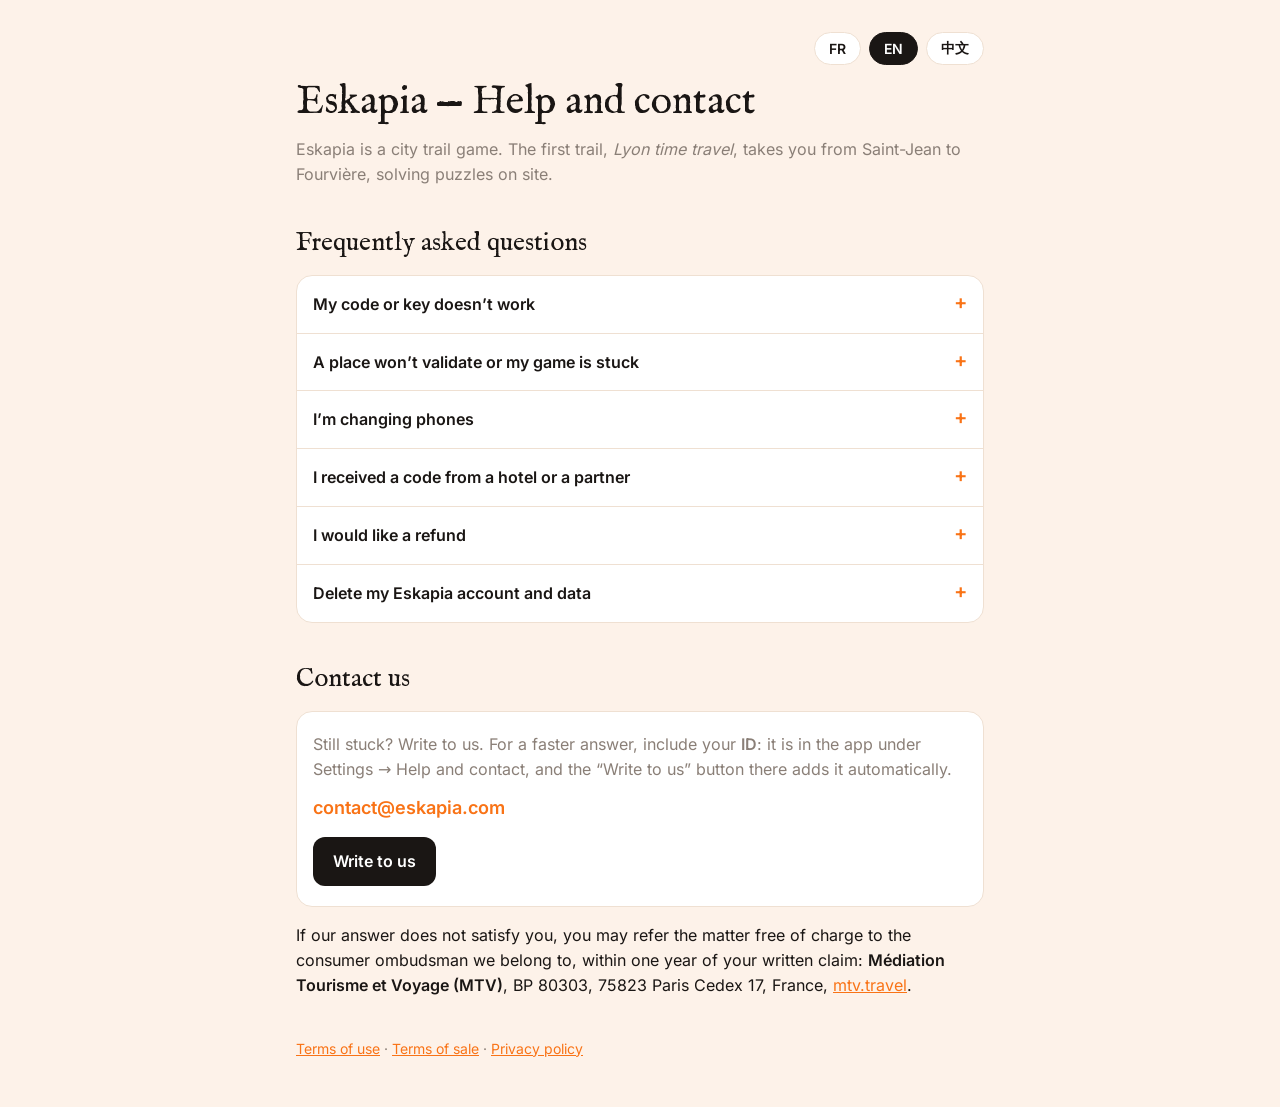
<file: index.html>
<!doctype html>
<html lang="fr">
<head>
<meta charset="utf-8">
<meta name="viewport" content="width=device-width, initial-scale=1">
<title>Eskapia — Aide et contact</title>
<link rel="stylesheet" href="polices/polices.css">
<style>
  :root {
    --fond: #FDF2E9; --surface: #FFFFFF; --attenue: #F7E6D5; --texte: #1A1614;
    --secondaire: #8A7F77; --accent: #F97316; --accent-doux: #FEE9D6; --bordure: #EFE0D2;
  }
  * { box-sizing: border-box; }
  body { margin: 0; background: var(--fond); color: var(--texte);
    font: 16px/1.55 Inter, system-ui, sans-serif; }
  main { max-width: 720px; margin: 0 auto; padding: 32px 16px 48px; }
  h1, h2 { font-family: "IM Fell English", Georgia, serif; font-weight: 400; margin: 0; }
  h1 { font-size: 40px; line-height: 1.1; }
  h2 { font-size: 26px; margin: 36px 0 12px; }
  .intro { color: var(--secondaire); margin: 12px 0 0; }
  .langues { display: flex; gap: 8px; justify-content: flex-end; margin-bottom: 16px; }
  .langues button { font: 600 14px Inter, sans-serif; padding: 6px 14px; border-radius: 999px;
    border: 1px solid var(--bordure); background: var(--surface); color: var(--texte); cursor: pointer; }
  .langues button[aria-pressed="true"] { background: var(--texte); color: #fff; border-color: var(--texte); }
  .groupe { background: var(--surface); border: 1px solid var(--bordure); border-radius: 16px; overflow: hidden; }
  details + details { border-top: 1px solid var(--bordure); }
  summary { list-style: none; cursor: pointer; padding: 16px; font-weight: 600;
    display: flex; justify-content: space-between; gap: 12px; }
  summary::-webkit-details-marker { display: none; }
  summary::after { content: "+"; color: var(--accent); font-weight: 700; font-size: 20px; line-height: 1; }
  details[open] summary::after { content: "−"; }
  details p { margin: 0; padding: 0 16px 16px; color: var(--secondaire); }
  .contact { padding: 20px 16px; }
  .contact p { margin: 0 0 12px; color: var(--secondaire); }
  .email { display: inline-block; font-weight: 600; color: var(--accent); font-size: 18px;
    text-decoration: none; word-break: break-all; }
  .bouton { display: inline-block; margin-top: 16px; background: var(--texte); color: #fff;
    padding: 12px 20px; border-radius: 12px; text-decoration: none; font-weight: 600; }
  a { color: var(--accent); }
  footer { margin-top: 40px; color: var(--secondaire); font-size: 14px; }
  [data-lang] { display: none; }
  html[lang="fr"] [data-lang="fr"], html[lang="en"] [data-lang="en"], html[lang="zh"] [data-lang="zh"] { display: revert; }
  [lang="zh-Hans"] h1, [lang="zh-Hans"] h2 { font-family: "Noto Serif SC", "Songti SC", "SimSun", serif; }
</style>
</head>
<body>
<main>
  <div class="langues" role="group" aria-label="Langue / Language">
    <button type="button" data-choix="fr">FR</button>
    <button type="button" data-choix="en">EN</button>
    <button type="button" data-choix="zh">中文</button>
  </div>

  <!-- ===================== FRANÇAIS ===================== -->
  <section data-lang="fr">
    <h1>Eskapia — Aide et contact</h1>
    <p class="intro">Eskapia est un jeu de piste dans la ville. Le premier parcours,
      <em>Lyon time travel</em>, vous mène de Saint-Jean à Fourvière en résolvant des énigmes sur place.</p>

    <h2>Questions fréquentes</h2>
    <div class="groupe">
      <details>
        <summary>Mon code ou ma clé ne fonctionne pas</summary>
        <p>Un code ne sert qu’une seule fois. Vérifiez la saisie, sans espace. Si un code ou une clé
          que vous avez payés est refusé, écrivez-nous en indiquant votre identifiant : après vérification,
          nous vous envoyons un nouveau code. Une clé achetée arrive en général en quelques secondes ; si elle
          n’apparaît pas au bout de quelques minutes, écrivez-nous avec votre identifiant.</p>
      </details>
      <details>
        <summary>Un lieu ne se valide pas ou ma partie est bloquée</summary>
        <p>Vérifiez que la localisation est autorisée pour Eskapia et que vous êtes bien sur place.
          Chaque lieu à énigme demande au moins 5 minutes, et une partie se joue en 24 heures au plus.
          Si le blocage continue, écrivez-nous en précisant le lieu.</p>
      </details>
      <details>
        <summary>Je change de téléphone</summary>
        <p>Avant de changer, liez votre compte à Google ou à une adresse e-mail dans Réglages → Compte.
          Sur le nouveau téléphone, touchez « Retrouver ou changer de compte » : votre progression,
          vos médailles et vos clés vous suivent.</p>
      </details>
      <details>
        <summary>J’ai reçu un code d’un hôtel ou d’un partenaire</summary>
        <p>Il s’utilise comme n’importe quel code : dans l’application, à l’écran de déverrouillage.
          Il ne sert qu’une seule fois et ouvre le parcours pour un seul compte. Le prix, la facture
          et l’éventuel remboursement de ce code relèvent du commerçant qui vous l’a vendu ou remis,
          et non de nous : adressez-lui vos demandes à ce sujet. En revanche, si le code ne fonctionne
          pas à l’activation, écrivez-nous : nous le remplaçons gratuitement.</p>
      </details>
      <details>
        <summary>Je souhaite être remboursé</summary>
        <p>Les achats passent par l’App Store ou Google Play, qui traitent eux-mêmes les remboursements.
          Faites la demande depuis votre compte
          <a href="https://reportaproblem.apple.com" target="_blank" rel="noopener">Apple</a> ou
          <a href="https://play.google.com/store/account/orderhistory" target="_blank" rel="noopener">Google Play</a>.
          Une clé déjà utilisée pour débloquer un parcours n’est pas remboursable. En achetant, vous demandez à recevoir la clé
          immédiatement et renoncez à votre droit de rétractation ; la confirmation vous est envoyée par e-mail si votre compte est lié à une adresse
          (e-mail, Google ou Apple). Sans adresse liée, ou si vous ne l’avez pas reçue, vous gardez 14 jours pour vous rétracter :
          écrivez-nous. Le reçu d’Apple ou de Google fait preuve de l’achat.</p>
      </details>
      <details id="supprimer-compte" data-ancre="supprimer-compte">
        <summary>Supprimer mon compte Eskapia et mes données</summary>
        <p>Dans l’application : Réglages → Compte → « Supprimer mon compte », puis confirmez deux fois.
          Votre compte et vos données sont effacés immédiatement et définitivement. Si vous n’avez plus
          accès à l’application, écrivez-nous en indiquant votre identifiant (ou l’adresse e-mail liée
          au compte) : nous supprimons le compte sous 30 jours.</p>
        <p><strong>Effacés</strong> : profil, pseudo, photo, phrase, progression, parties, temps,
          médailles, clés non utilisées, identités Google, Apple ou e-mail rattachées, et votre fiche
          client chez RevenueCat. <strong>Conservés</strong>, sans lien avec vous : le montant, la devise
          et la date de chaque achat (10 ans, obligation comptable) et l’état « utilisé » des codes de
          déblocage. Les messages au support sont gardés 3 ans après le dernier échange, les journaux
          techniques 12 mois au plus. Apple et Google gardent leurs propres reçus d’achat. Détails :
          <a href="confidentialite.html">politique de confidentialité</a>.</p>
      </details>
    </div>

    <h2>Nous contacter</h2>
    <div class="groupe contact">
      <p>Toujours bloqué ? Écrivez-nous. Pour une réponse plus rapide, indiquez votre
        <strong>identifiant</strong> : il se trouve dans l’application, Réglages → Aide et contact,
        et le bouton « Nous écrire » de cet écran le joint automatiquement.</p>
      <a class="email" href="mailto:contact@eskapia.com" target="_blank" rel="noopener">contact@eskapia.com</a><br>
      <a class="bouton" href="mailto:contact@eskapia.com?subject=Eskapia%20%E2%80%94%20demande%20d%E2%80%99aide" target="_blank" rel="noopener">Nous écrire</a>
    </div>

      <p class="mediateur">Si notre réponse ne vous satisfait pas, vous pouvez saisir gratuitement le
        médiateur de la consommation dont nous relevons, dans l’année suivant votre réclamation écrite :
        <strong>Médiation Tourisme et Voyage (MTV)</strong>, BP 80303, 75823 Paris Cedex 17,
        <a href="https://www.mtv.travel" target="_blank" rel="noopener">mtv.travel</a>.</p>
    <footer><a href="cgu.html">Conditions d’utilisation</a> · <a href="cgv.html">Conditions de vente</a> · <a href="confidentialite.html">Politique de confidentialité</a></footer>
  </section>

  <!-- ===================== ENGLISH ===================== -->
  <section data-lang="en">
    <h1>Eskapia — Help and contact</h1>
    <p class="intro">Eskapia is a city trail game. The first trail, <em>Lyon time travel</em>,
      takes you from Saint-Jean to Fourvière, solving puzzles on site.</p>

    <h2>Frequently asked questions</h2>
    <div class="groupe">
      <details>
        <summary>My code or key doesn’t work</summary>
        <p>A code can only be used once. Check what you typed, without spaces. If a code or key you
          paid for is refused, write to us with your ID: once we have checked, we will send you a new code.
          A purchased key usually arrives within seconds; if it has not appeared after a few minutes, write to us
          with your ID.</p>
      </details>
      <details>
        <summary>A place won’t validate or my game is stuck</summary>
        <p>Check that location is allowed for Eskapia and that you are actually on site. Each puzzle
          place takes at least 5 minutes, and a game must be played within 24 hours. If you are still
          stuck, write to us and tell us which place.</p>
      </details>
      <details>
        <summary>I’m changing phones</summary>
        <p>Before you switch, link your account to Google or an e-mail address in Settings → Account.
          On the new phone, tap “Recover or switch account”: your progress, medals and keys come with you.</p>
      </details>
      <details>
        <summary>I received a code from a hotel or a partner</summary>
        <p>It works like any other code: in the app, on the unlock screen. It can be used only once
          and opens the trail for a single account. The price, the invoice and any refund for that code
          are matters for the business that sold or gave it to you, not for us: send those requests to
          them. If, however, the code does not work on activation, write to us: we replace it free of
          charge.</p>
      </details>
      <details>
        <summary>I would like a refund</summary>
        <p>Purchases go through the App Store or Google Play, which handle refunds themselves. Request one
          from your <a href="https://reportaproblem.apple.com" target="_blank" rel="noopener">Apple</a> or
          <a href="https://play.google.com/store/account/orderhistory" target="_blank" rel="noopener">Google Play</a> account.
          A key already used to unlock a trail is not refundable. When buying, you ask to receive the key immediately and waive
          your right of withdrawal; the confirmation is sent to you by e-mail if your account is linked to an address (e-mail,
          Google or Apple). With no linked address, or if you did not receive it, you keep 14 days to withdraw: write to us.
          The Apple or Google receipt is proof of purchase.</p>
      </details>
      <details data-ancre="supprimer-compte">
        <summary>Delete my Eskapia account and data</summary>
        <p>In the app: Settings → Account → “Delete my account”, then confirm twice. Your account and data
          are erased immediately and permanently. If you no longer have access to the app, write to us with
          your ID (or the e-mail address linked to the account): we will delete the account within 30 days.</p>
        <p><strong>Erased</strong>: profile, nickname, photo, motto, progress, games, times, medals, unused
          keys, linked Google, Apple or e-mail identities, and your customer record at RevenueCat.
          <strong>Kept</strong>, with no link to you: the amount, currency and date of each purchase
          (10 years, accounting obligation) and the “used” status of unlock codes. Support messages are
          kept 3 years after the last exchange, technical logs 12 months at most. Apple and Google keep
          their own purchase receipts. Details: <a href="confidentialite.html">privacy policy</a>.</p>
      </details>
    </div>

    <h2>Contact us</h2>
    <div class="groupe contact">
      <p>Still stuck? Write to us. For a faster answer, include your <strong>ID</strong>: it is in the app
        under Settings → Help and contact, and the “Write to us” button there adds it automatically.</p>
      <a class="email" href="mailto:contact@eskapia.com" target="_blank" rel="noopener">contact@eskapia.com</a><br>
      <a class="bouton" href="mailto:contact@eskapia.com?subject=Eskapia%20%E2%80%94%20help%20request" target="_blank" rel="noopener">Write to us</a>
    </div>

      <p class="mediateur">If our answer does not satisfy you, you may refer the matter free of charge to
        the consumer ombudsman we belong to, within one year of your written claim:
        <strong>Médiation Tourisme et Voyage (MTV)</strong>, BP 80303, 75823 Paris Cedex 17, France,
        <a href="https://www.mtv.travel" target="_blank" rel="noopener">mtv.travel</a>.</p>
    <footer><a href="cgu.html">Terms of use</a> · <a href="cgv.html">Terms of sale</a> · <a href="confidentialite.html">Privacy policy</a></footer>
  </section>

  <!-- ===================== 中文 ===================== -->
  <section data-lang="zh" lang="zh-Hans">
    <h1>Eskapia — 帮助与联系</h1>
    <p class="intro">Eskapia 是一款城市寻宝解谜游戏。第一条路线 <em>Lyon time travel</em>
      将带你从圣让老城走到富维耶山，在现场解开一道道谜题。</p>

    <h2>常见问题</h2>
    <div class="groupe">
      <details>
        <summary>我的兑换码或钥匙无法使用</summary>
        <p>每个兑换码只能使用一次。请检查输入，不要有空格。如果你付费购买的兑换码或钥匙被拒绝，
          请附上你的识别码给我们写信：核实后我们会发给你一个新的兑换码。购买的钥匙通常几秒内到账；
          如果几分钟后仍未出现，请附上你的识别码给我们写信。</p>
      </details>
      <details>
        <summary>某个地点无法验证，或游戏卡住了</summary>
        <p>请确认已允许 Eskapia 使用定位，并且你确实在现场。每个谜题地点至少需要 5 分钟，
          一局游戏最长 24 小时。如果仍然卡住，请写信告诉我们是哪个地点。</p>
      </details>
      <details>
        <summary>我要更换手机</summary>
        <p>更换之前，请在“设置 → 账户”中将账户关联到 Google 或电子邮箱。在新手机上点击
          “找回或切换账号”：你的进度、奖章和钥匙都会保留。</p>
      </details>
      <details>
        <summary>我从酒店或合作伙伴处收到了一个解锁码</summary>
        <p>它与其他解锁码的使用方式相同：在应用的解锁页面输入。该码仅可使用一次，且只为一个账户开启路线。
          该码的价格、发票及可能的退款，均由向你出售或赠予该码的商家负责，而非由我们负责：相关请求请向其提出。
          但如果该码在激活时无法使用，请写信给我们：我们将免费为你更换。</p>
      </details>
      <details>
        <summary>我想退款</summary>
        <p>购买通过 App Store 或 Google Play 完成，退款由它们直接处理。请在你的
          <a href="https://reportaproblem.apple.com" target="_blank" rel="noopener">Apple</a> 或
          <a href="https://play.google.com/store/account/orderhistory" target="_blank" rel="noopener">Google Play</a>
          账户中申请。已用于解锁路线的钥匙不可退款。 购买时，你要求立即获得钥匙并放弃撤回权；若账户已关联地址（电子邮箱、Google 或 Apple），购买确认将通过电子邮件发送给你。
          若未关联地址或未收到确认，你仍享有 14 日的撤回期：请写信给我们。Apple 或 Google 的收据即为购买凭证。</p>
      </details>
      <details data-ancre="supprimer-compte">
        <summary>删除我的 Eskapia 账户和数据</summary>
        <p>在应用中：设置 → 账户 → “删除我的账户”，然后确认两次。你的账户和数据会立即被永久删除。
          如果你已无法使用应用，请附上你的识别码（或账户关联的邮箱）给我们写信：我们会在 30 天内删除该账户。</p>
        <p><strong>删除</strong>：个人资料、昵称、照片、宣言、进度、游戏记录、用时、奖章、未使用的钥匙、
          关联的 Google、Apple 或邮箱身份，以及你在 RevenueCat 的客户记录。<strong>保留</strong>（与你无关联）：
          每笔购买的金额、币种和日期（保存 10 年，会计义务）以及解锁码的“已使用”状态。客服邮件在最后一次往来后保存 3 年，
          技术日志最多保存 12 个月。Apple 和 Google 各自保留其购买收据。详情见<a href="confidentialite.html">隐私政策</a>。</p>
      </details>
    </div>

    <h2>联系我们</h2>
    <div class="groupe contact">
      <p>仍然无法解决？请给我们写信。为了更快得到回复，请注明你的<strong>识别码</strong>：
        它位于应用的“设置 → 帮助与联系”中，该页面的“给我们写信”按钮会自动附上它。</p>
      <a class="email" href="mailto:contact@eskapia.com" target="_blank" rel="noopener">contact@eskapia.com</a><br>
      <a class="bouton" href="mailto:contact@eskapia.com?subject=Eskapia%20%E2%80%94%20%E6%B1%82%E5%8A%A9" target="_blank" rel="noopener">给我们写信</a>
    </div>

      <p class="mediateur">如果我们的答复未能令你满意，你可在提出书面申诉后一年内，免费向我们所属的消费调解机构提出：
        <strong>Médiation Tourisme et Voyage（MTV）</strong>，BP 80303, 75823 Paris Cedex 17, France，
        <a href="https://www.mtv.travel" target="_blank" rel="noopener">mtv.travel</a>。</p>
    <footer><a href="cgu.html">使用条款</a> · <a href="cgv.html">销售条款</a> · <a href="confidentialite.html">隐私政策</a></footer>
  </section>
</main>
<script>
  (function () {
    var racine = document.documentElement;
    function choisir(langue) {
      racine.lang = langue;
      document.querySelectorAll('[data-choix]').forEach(function (b) {
        b.setAttribute('aria-pressed', String(b.getAttribute('data-choix') === langue));
      });
    }
    document.querySelectorAll('[data-choix]').forEach(function (b) {
      b.addEventListener('click', function () { choisir(b.getAttribute('data-choix')); });
    });
    var nav = (navigator.language || 'fr').toLowerCase();
    choisir(nav.indexOf('fr') === 0 ? 'fr' : nav.indexOf('zh') === 0 ? 'zh' : 'en');
    // Lien direct (#supprimer-compte, demandé par Google Play) : ouvre la rubrique dans la langue affichée.
    if (location.hash.length > 1) {
      var cible = document.querySelector('[data-lang="' + racine.lang + '"] [data-ancre="' + location.hash.slice(1) + '"]');
      if (cible) { cible.open = true; cible.scrollIntoView(); }
    }
  })();
</script>
</body>
</html>
</file>
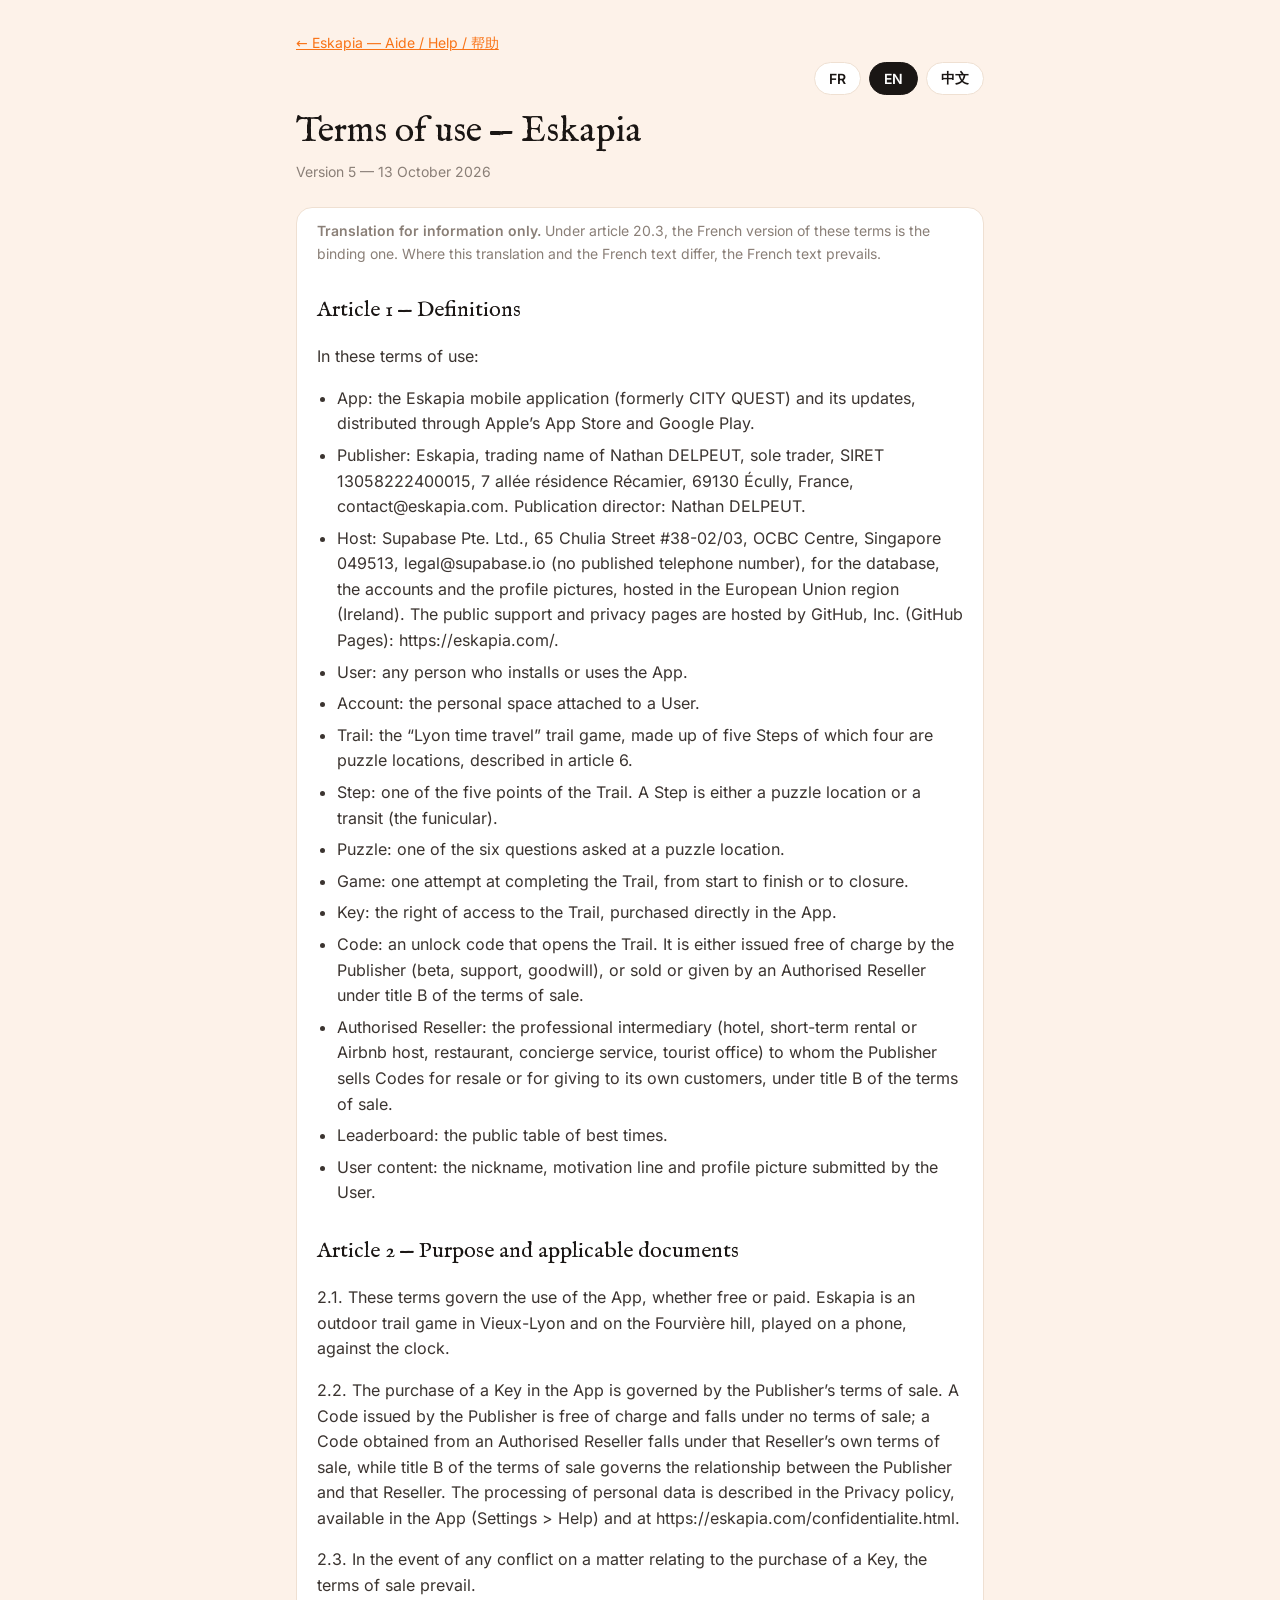
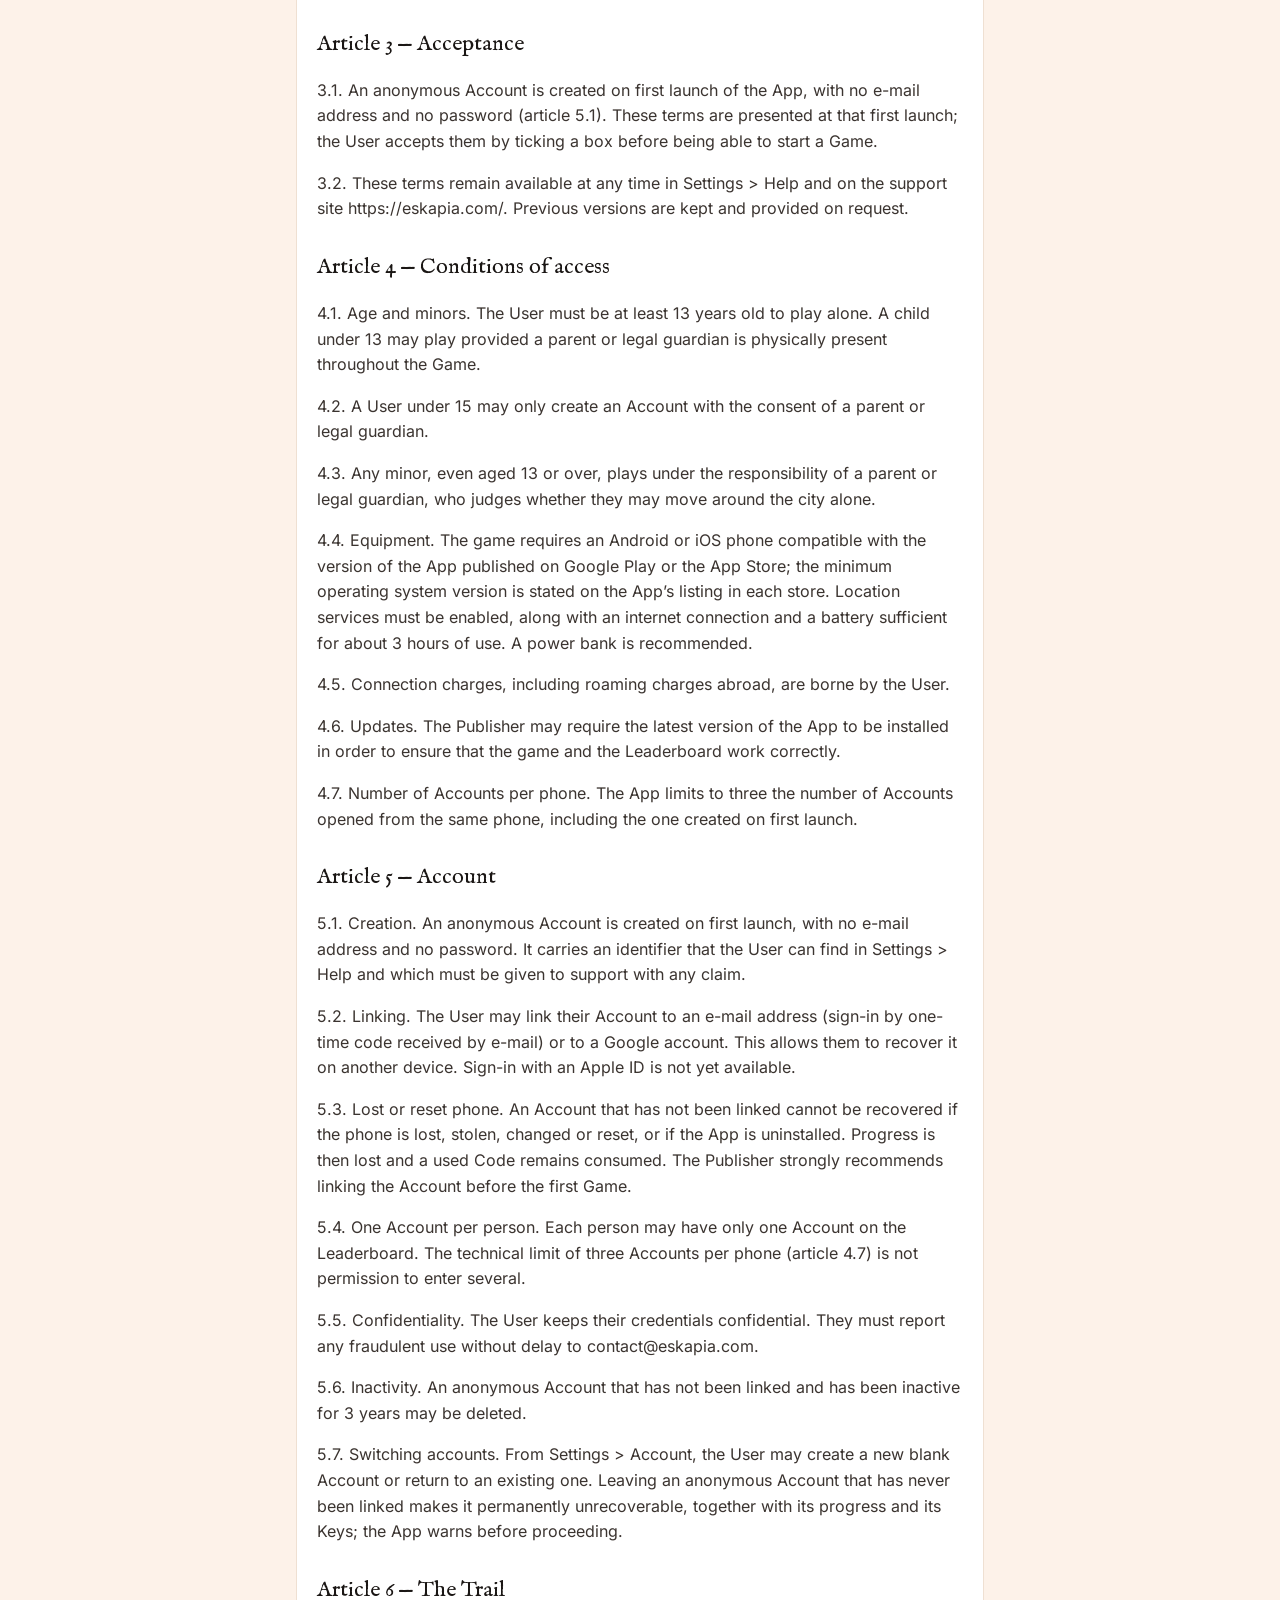
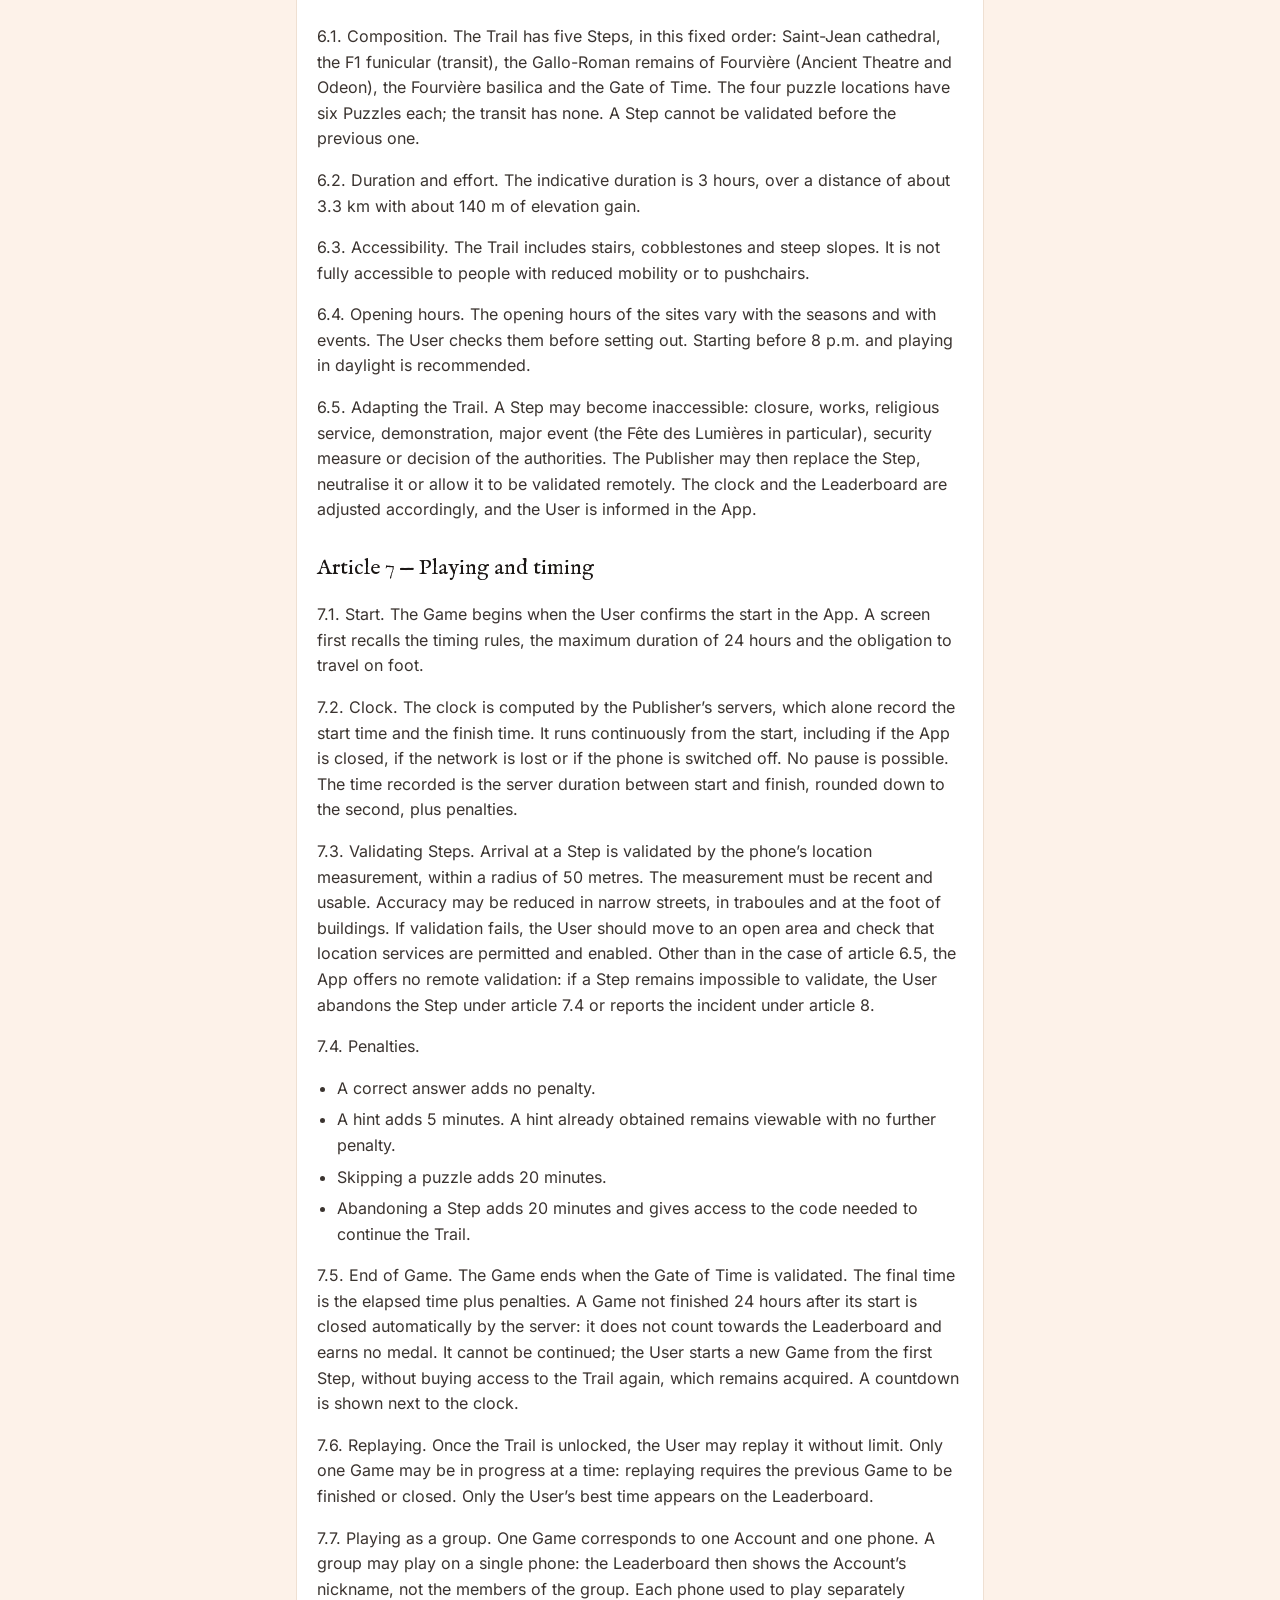
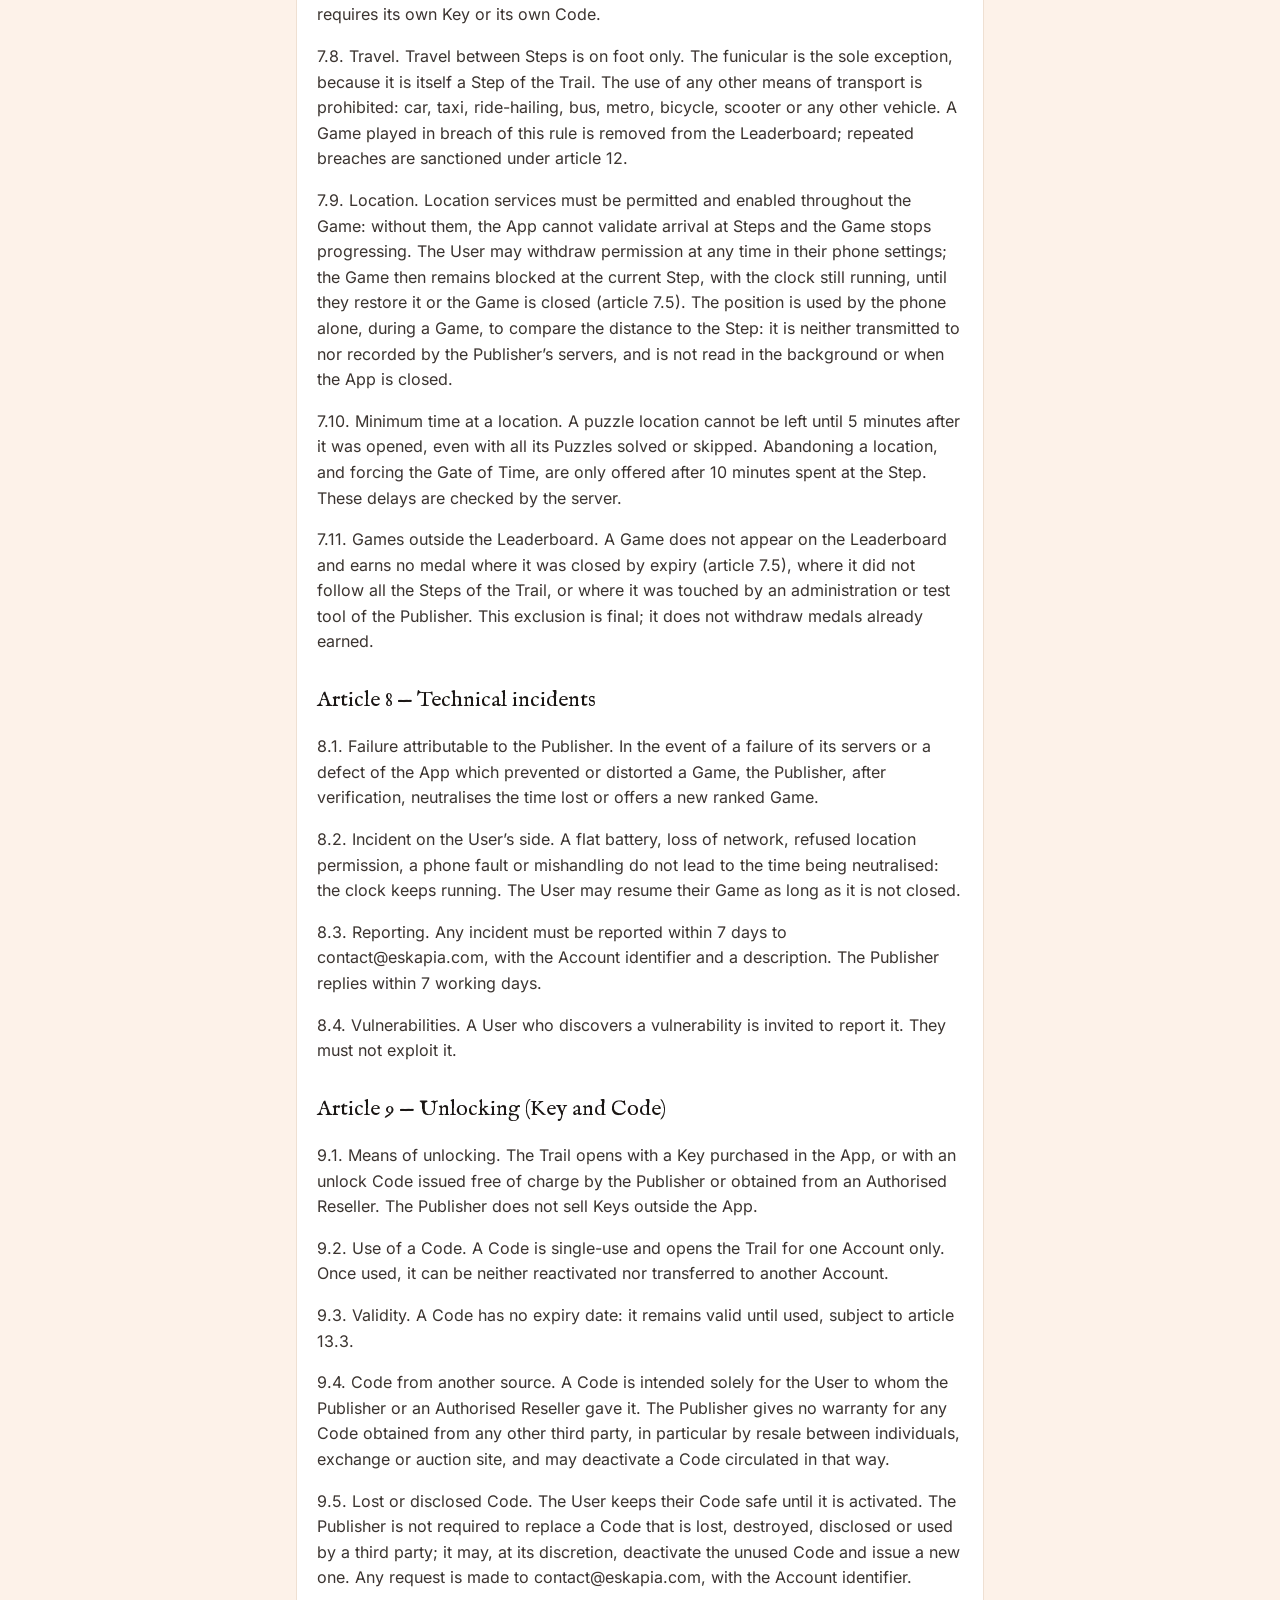
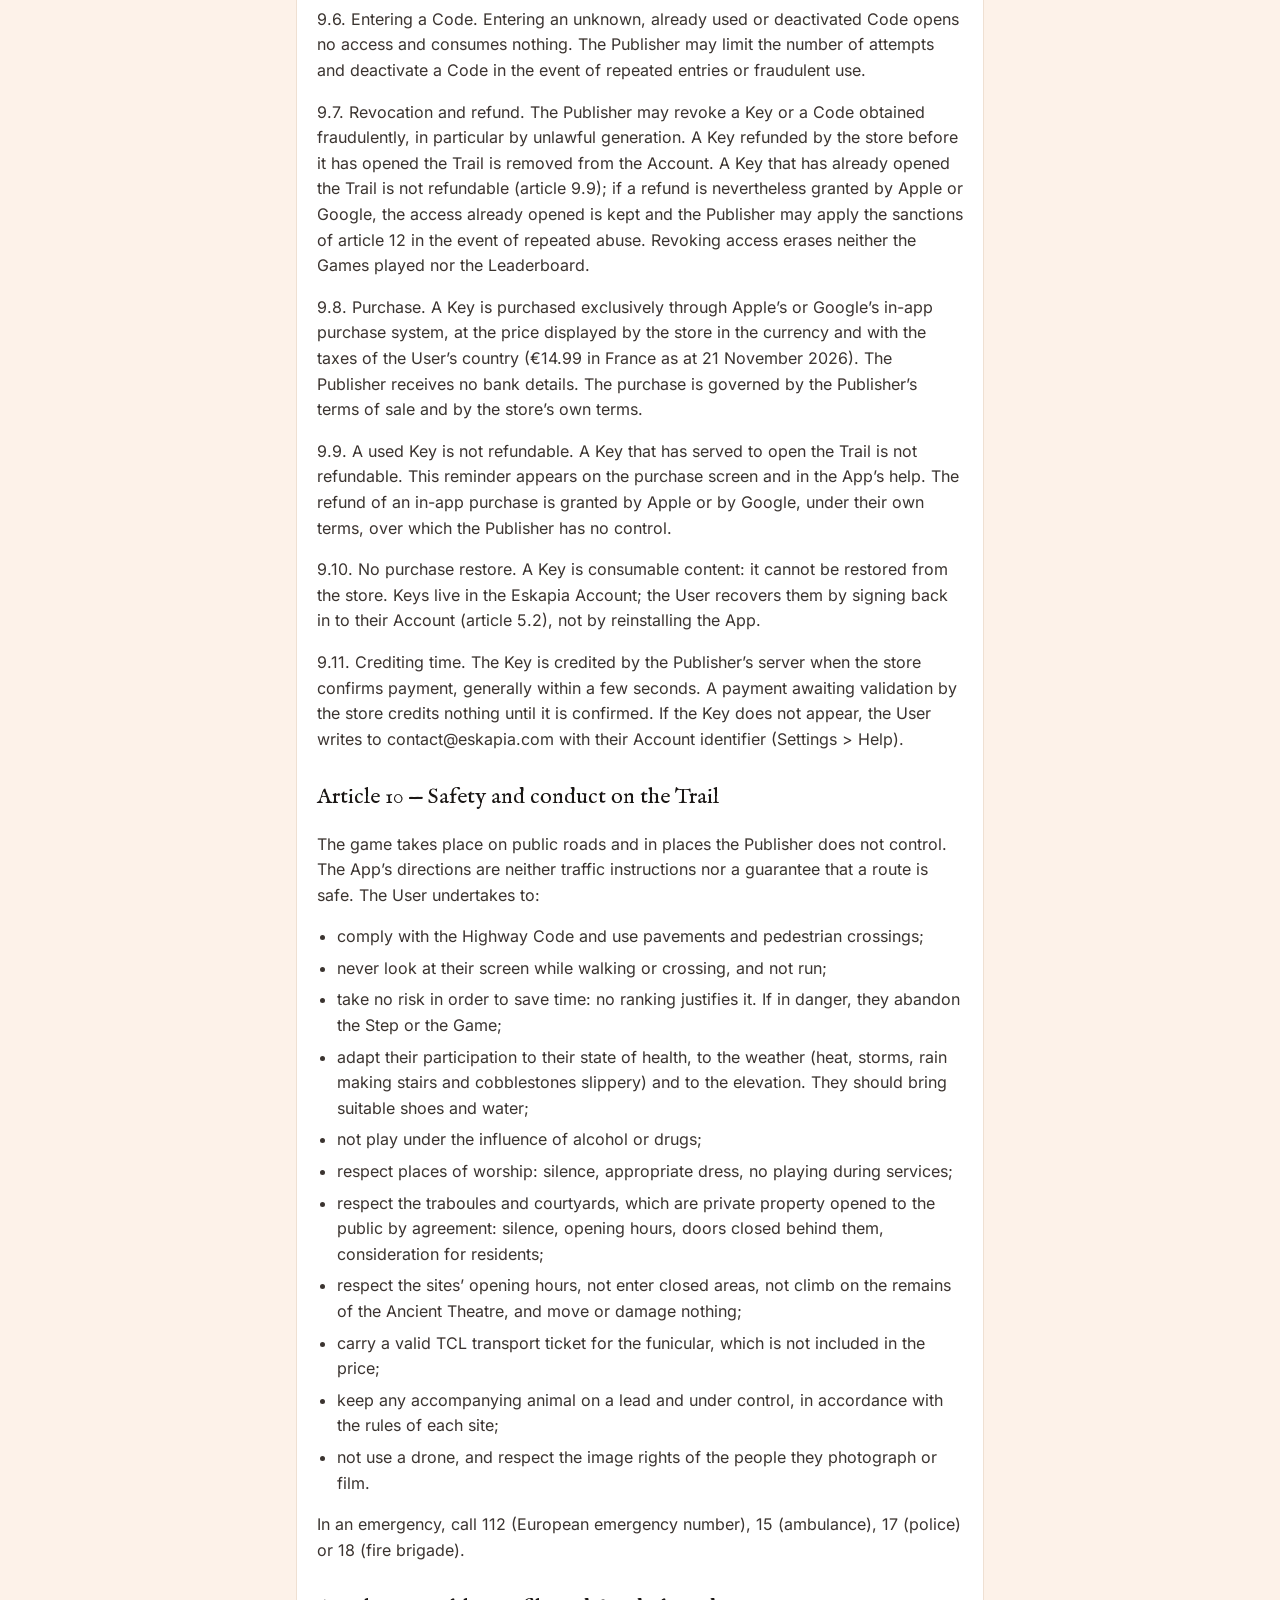
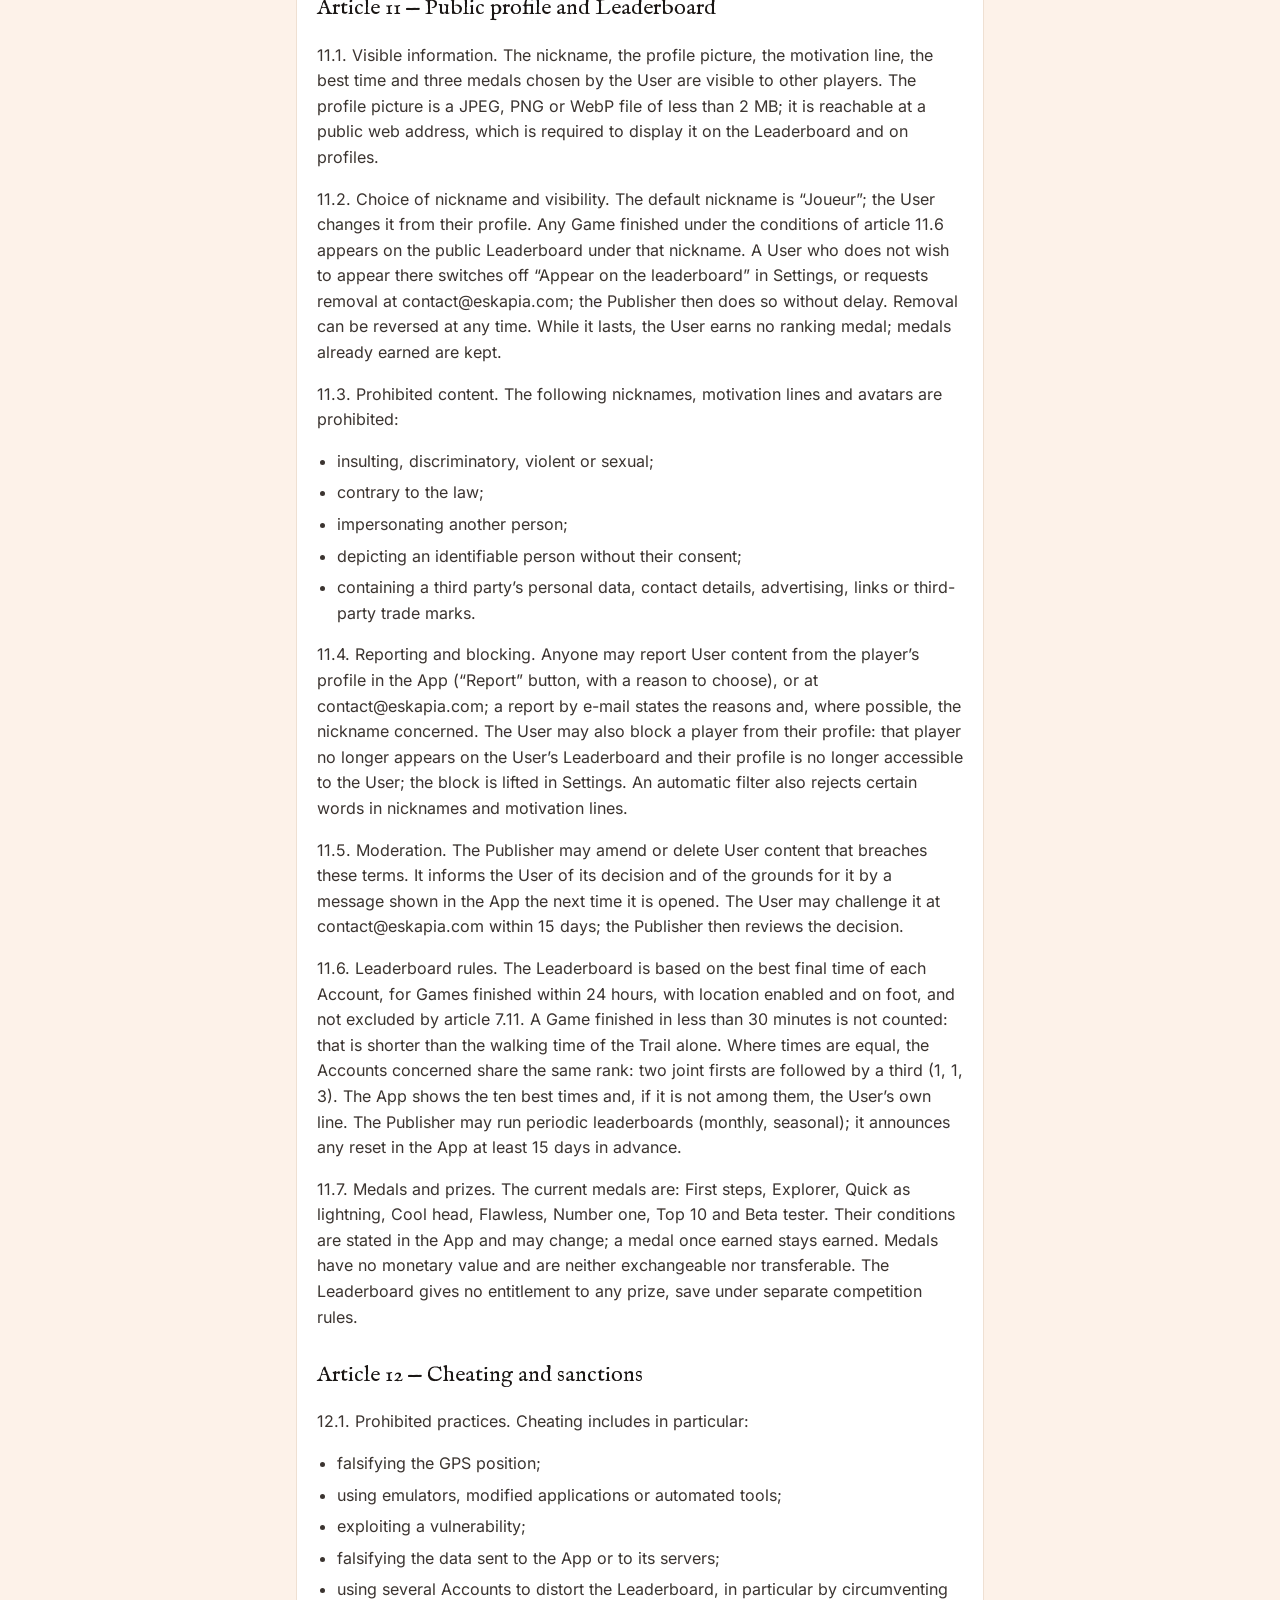
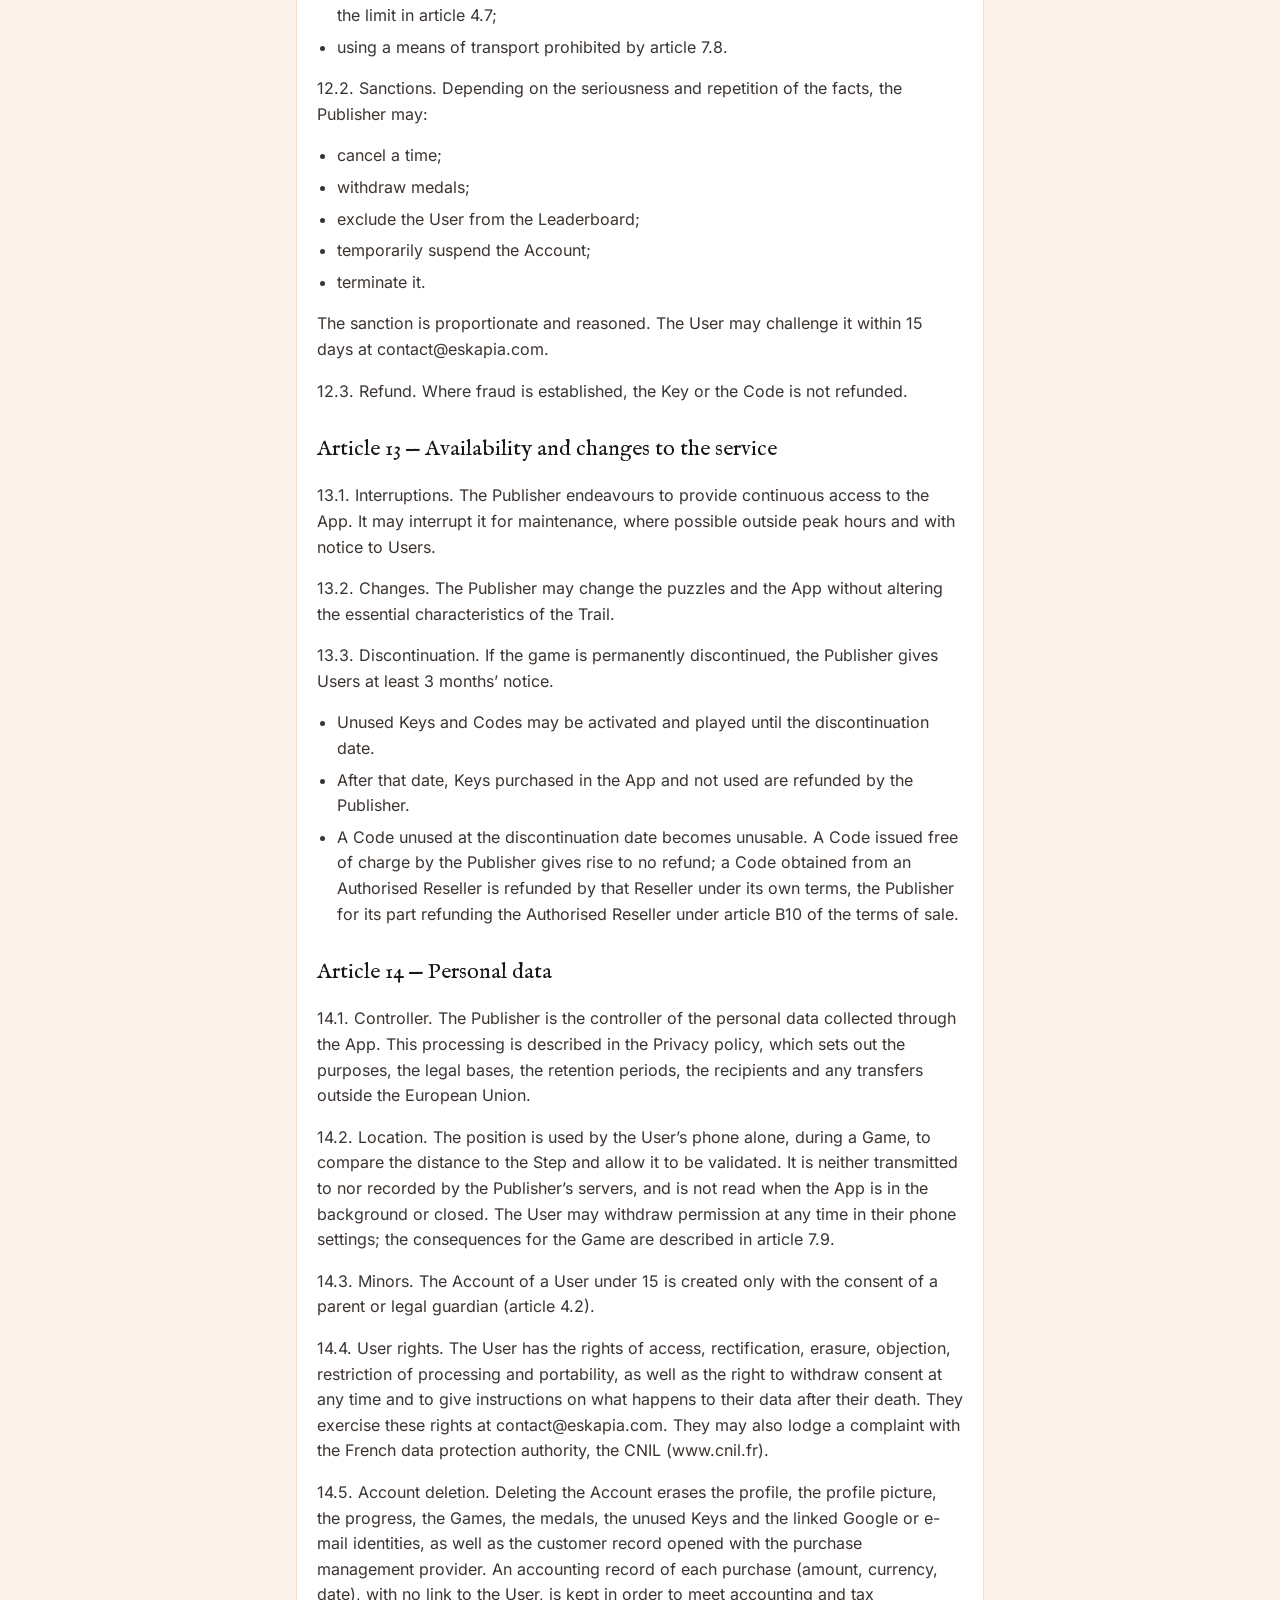
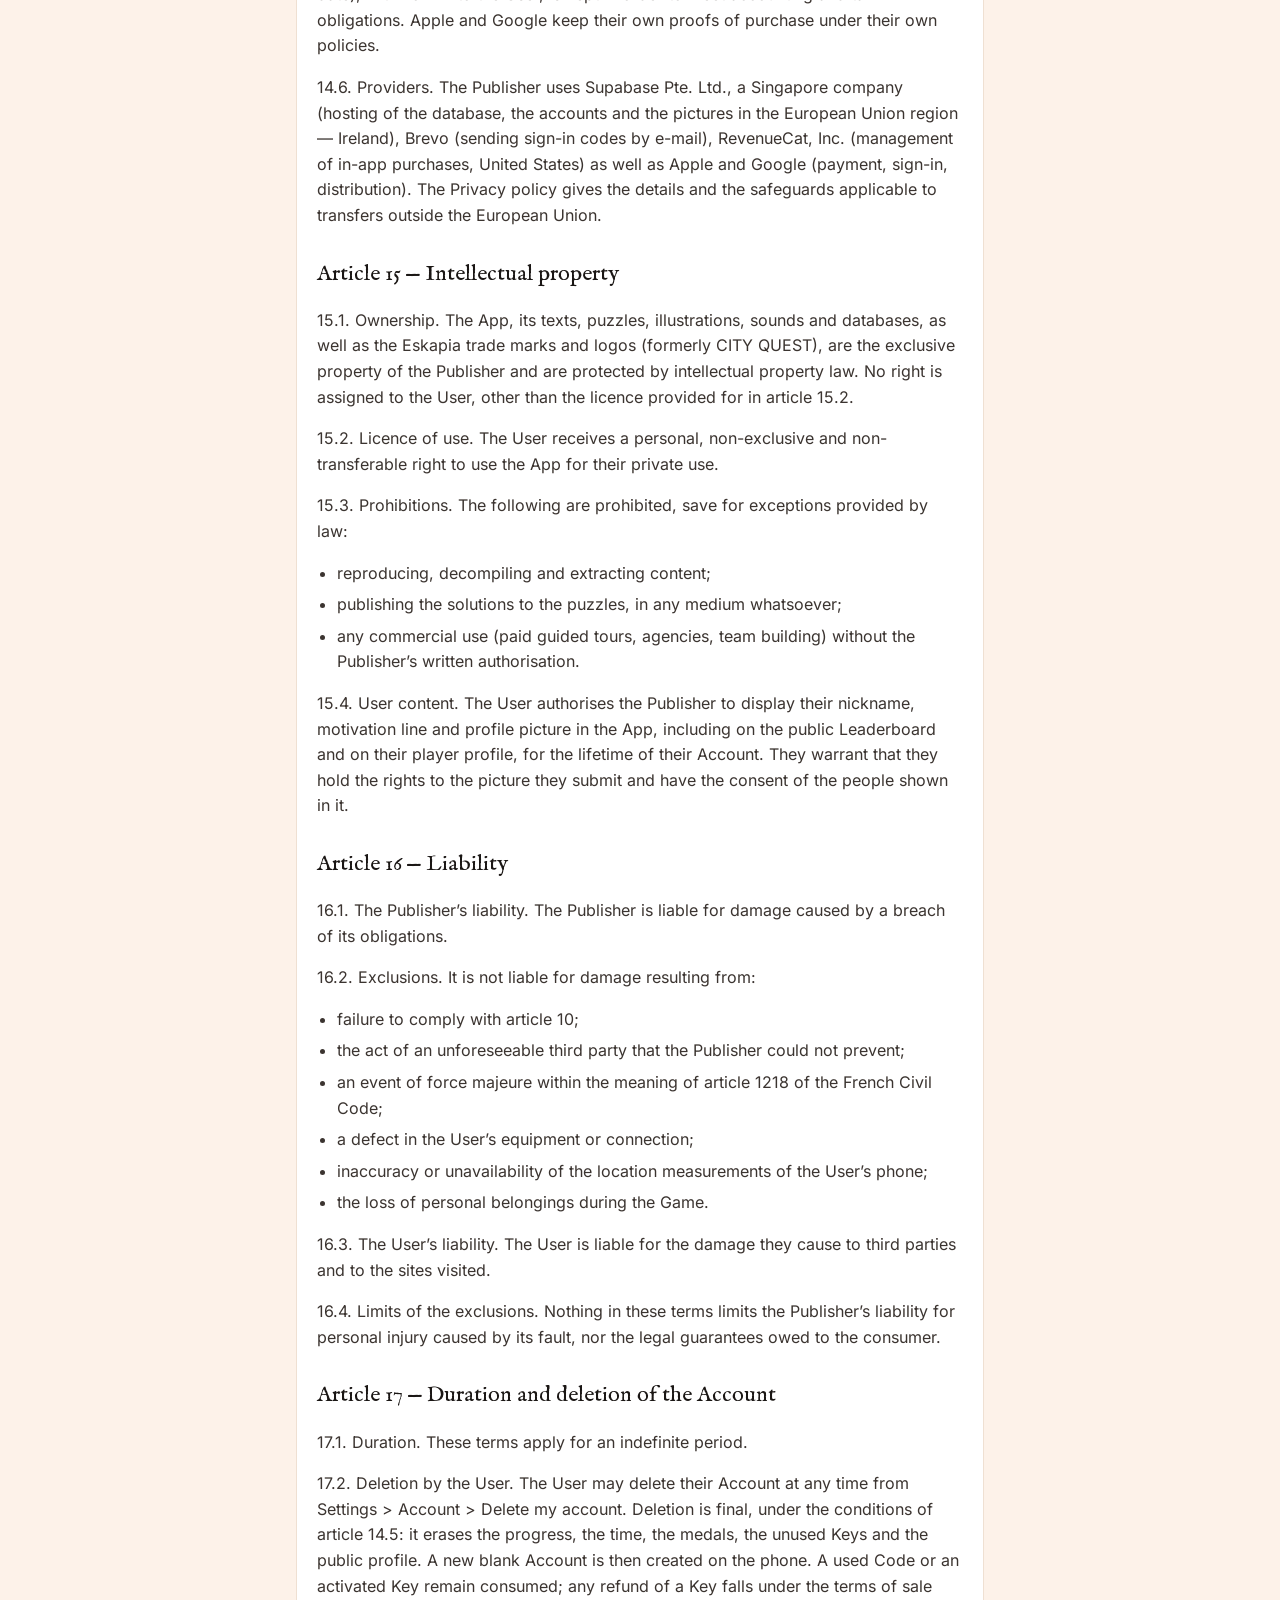
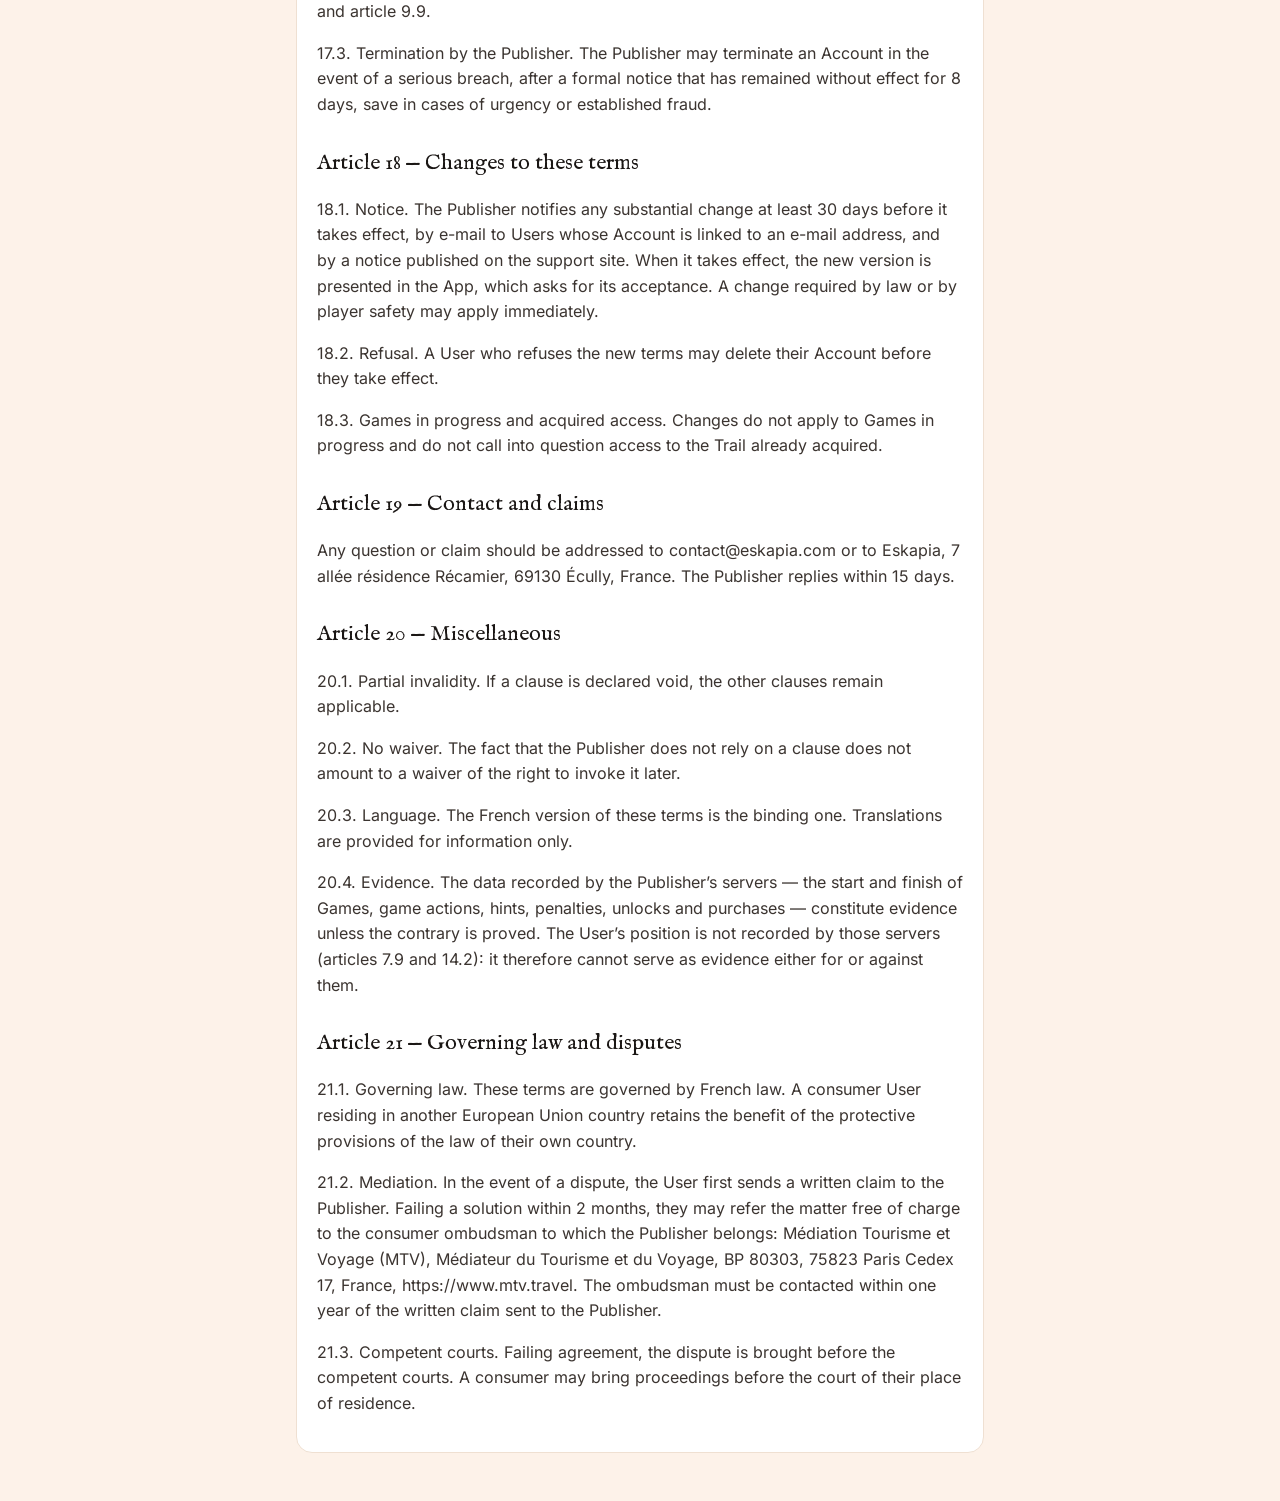
<file: cgu.html>
<!doctype html>
<html lang="fr">
<head>
<meta charset="utf-8">
<meta name="viewport" content="width=device-width, initial-scale=1">
<title>Eskapia — Conditions générales d’utilisation</title>
<link rel="stylesheet" href="polices/polices.css">
<style>
  :root {
    --fond: #FDF2E9; --surface: #FFFFFF; --texte: #1A1614; --secondaire: #8A7F77;
    --accent: #F97316; --bordure: #EFE0D2;
  }
  * { box-sizing: border-box; }
  body { margin: 0; background: var(--fond); color: var(--texte);
    font: 16px/1.6 Inter, system-ui, sans-serif; }
  main { max-width: 720px; margin: 0 auto; padding: 32px 16px 48px; }
  h1, h2 { font-family: "IM Fell English", Georgia, serif; font-weight: 400; margin: 0; }
  h1 { font-size: 36px; line-height: 1.15; }
  h2 { font-size: 22px; margin: 28px 0 8px; }
  .retour { margin: 0 0 8px; font-size: 14px; }
  .maj { color: var(--secondaire); margin: 8px 0 0; font-size: 14px; }
  .carte { background: var(--surface); border: 1px solid var(--bordure); border-radius: 16px;
    padding: 4px 20px 20px; margin-top: 24px; }
  p, li { color: #3b3430; }
  ul { padding-left: 20px; margin: 8px 0; }
  li + li { margin-top: 6px; }
  a { color: var(--accent); }
  /* Mentions à remplir avant publication : impossibles à manquer. */
  mark { background: #FDE047; color: #1A1614; padding: 0 4px; border-radius: 4px; }
  .langues { display: flex; gap: 8px; justify-content: flex-end; margin-bottom: 16px; }
  .langues button { font: 600 14px Inter, sans-serif; padding: 6px 14px; border-radius: 999px;
    border: 1px solid var(--bordure); background: var(--surface); color: var(--texte); cursor: pointer; }
  .langues button[aria-pressed="true"] { background: var(--texte); color: #fff; border-color: var(--texte); }
  [data-lang] { display: none; }
  html[lang="fr"] [data-lang="fr"], html[lang="en"] [data-lang="en"], html[lang="zh"] [data-lang="zh"] { display: revert; }
  [lang="zh-Hans"] h1, [lang="zh-Hans"] h2 { font-family: "Noto Serif SC", "Songti SC", "SimSun", serif; }
</style>
</head>
<body>
<main>
  <p class="retour"><a href="index.html">← Eskapia — Aide / Help / 帮助</a></p>
  <div class="langues" role="group" aria-label="Langue / Language">
    <button type="button" data-choix="fr">FR</button>
    <button type="button" data-choix="en">EN</button>
    <button type="button" data-choix="zh">中文</button>
  </div>

  <!-- ===================== FRANÇAIS ===================== -->
  <section data-lang="fr">
    <h1>Conditions générales d’utilisation — Eskapia</h1>
    <p class="maj">Version n°5 du 13/10/2026</p>

    <div class="carte">
      <h2>Article 1 — Définitions</h2>
      <p>Dans les présentes CGU, on entend par :</p>
      <ul>
        <li>Application : l’application mobile Eskapia (anciennement CITY QUEST) et ses mises à jour, distribuée par l’App Store d’Apple et par Google Play.</li>
        <li>Éditeur : Eskapia, nom commercial de Nathan DELPEUT, entrepreneur individuel, SIRET 13058222400015, 7 allée résidence Récamier, 69130 Écully, contact@eskapia.com. Directeur de la publication : Nathan DELPEUT.</li>
        <li>Hébergeur : Supabase Pte. Ltd., 65 Chulia Street #38-02/03, OCBC Centre, Singapour 049513, legal@supabase.io (aucun numéro de téléphone publié), pour la base de données, les comptes et les photos de profil, hébergés dans la région Union européenne (Irlande). Les pages publiques de support et de confidentialité sont hébergées par GitHub, Inc. (GitHub Pages) : https://eskapia.com/.</li>
        <li>Utilisateur : toute personne qui installe ou utilise l’Application.</li>
        <li>Compte : l’espace personnel rattaché à un Utilisateur.</li>
        <li>Parcours : le jeu de piste « Lyon time travel », composé de cinq Étapes dont quatre lieux à énigmes, décrit à l’article 6.</li>
        <li>Étape : l’un des cinq points du Parcours. Une Étape est soit un lieu à énigmes, soit un transit (le funiculaire).</li>
        <li>Énigme : l’une des six questions posées sur un lieu à énigmes.</li>
        <li>Partie : une tentative de réalisation du Parcours, du départ à l’arrivée ou à la clôture.</li>
        <li>Clé : le droit d’accès au Parcours acheté directement dans l’Application.</li>
        <li>Code : un code de déblocage qui ouvre le Parcours. Il est soit délivré gratuitement par l’Éditeur (bêta, support, geste commercial), soit vendu ou offert par un Vendeur autorisé dans les conditions du Titre B des CGV.</li>
        <li>Vendeur autorisé : l’intermédiaire professionnel (hôtel, loueur de meublé ou hôte Airbnb, restaurant, conciergerie, office de tourisme) auquel l’Éditeur vend des Codes en vue de leur revente ou de leur remise à ses clients, dans les conditions du Titre B des CGV.</li>
        <li>Classement : le tableau public des meilleurs temps.</li>
        <li>Contenu utilisateur : le pseudonyme, la phrase de motivation et la photo de profil déposés par l’Utilisateur.</li>
      </ul>
      <h2>Article 2 — Objet et documents applicables</h2>
      <p>2.1. Les CGU règlent l’utilisation de l’Application, gratuite ou payante. Eskapia est un jeu de piste en extérieur dans le Vieux-Lyon et sur la colline de Fourvière, joué sur téléphone, contre la montre.</p>
      <p>2.2. L’achat d’une Clé dans l’Application est régi par les Conditions générales de vente (CGV) de l’Éditeur. Un Code délivré par l’Éditeur est gratuit et ne relève d’aucune condition de vente ; un Code acquis auprès d’un Vendeur autorisé relève des conditions de vente de ce Vendeur, le Titre B des CGV régissant pour sa part la relation entre l’Éditeur et celui-ci. Le traitement des données personnelles est décrit dans la Politique de confidentialité, accessible dans l’Application (Paramètres &gt; Aide) et à l’adresse https://eskapia.com/confidentialite.html.</p>
      <p>2.3. En cas de contradiction sur une question liée à l’achat d’une Clé, les CGV prévalent.</p>
      <h2>Article 3 — Acceptation</h2>
      <p>3.1. Un Compte anonyme est créé au premier lancement de l’Application, sans e-mail ni mot de passe (article 5.1). Les CGU sont présentées à ce premier lancement ; l’Utilisateur les accepte en cochant une case avant de pouvoir commencer une Partie.</p>
      <p>3.2. Les CGU restent consultables à tout moment dans Paramètres &gt; Aide et sur le site de support https://eskapia.com/. Les versions antérieures sont conservées et communiquées sur simple demande.</p>
      <h2>Article 4 — Conditions d’accès</h2>
      <p>4.1. Âge et mineurs. L’Utilisateur doit avoir au moins 13 ans pour jouer seul. L’enfant de moins de 13 ans peut jouer à condition d’être accompagné physiquement d’un parent ou d’un titulaire de l’autorité parentale pendant toute la Partie.</p>
      <p>4.2. L’Utilisateur de moins de 15 ans ne peut créer un Compte qu’avec l’accord d’un titulaire de l’autorité parentale.</p>
      <p>4.3. Tout mineur, même âgé de 13 ans ou plus, joue sous la responsabilité d’un titulaire de l’autorité parentale, qui apprécie s’il peut se déplacer seul en ville.</p>
      <p>4.4. Équipement. Le jeu nécessite un téléphone Android ou iOS compatible avec la version de l’Application publiée sur Google Play ou l’App Store ; la version minimale du système est indiquée sur la fiche de l’Application dans chaque store. Il faut la géolocalisation activée, une connexion Internet et une batterie suffisante pour environ 3 heures d’utilisation. Une batterie externe est recommandée.</p>
      <p>4.5. Les frais de connexion, y compris d’itinérance à l’étranger, sont à la charge de l’Utilisateur.</p>
      <p>4.6. Mise à jour. L’Éditeur peut exiger l’installation de la dernière version de l’Application pour garantir le bon fonctionnement du jeu et du Classement.</p>
      <p>4.7. Nombre de Comptes par téléphone. L’Application limite à trois le nombre de Comptes ouverts depuis un même téléphone, celui créé au premier lancement compris.</p>
      <h2>Article 5 — Compte</h2>
      <p>5.1. Création. Un Compte anonyme est créé au premier lancement, sans e-mail ni mot de passe. Il porte un identifiant que l’Utilisateur retrouve dans Paramètres &gt; Aide et qu’il communique au support pour toute réclamation.</p>
      <p>5.2. Rattachement. L’Utilisateur peut rattacher son Compte à une adresse e-mail (connexion par code à usage unique reçu par courriel) ou à un compte Google. Cela lui permet de le retrouver sur un autre appareil. La connexion par identifiant Apple n’est pas encore disponible.</p>
      <p>5.3. Téléphone perdu ou réinitialisé. Un Compte non rattaché ne peut pas être récupéré en cas de perte, de vol, de changement ou de réinitialisation du téléphone, ou de désinstallation de l’Application. La progression est alors perdue et un Code utilisé reste consommé. L’Éditeur recommande fortement de rattacher le Compte avant la première Partie.</p>
      <p>5.4. Un Compte par personne. Chaque personne ne peut faire figurer qu’un seul Compte au Classement. La limite technique de trois Comptes par téléphone (article 4.7) ne vaut pas autorisation d’en faire figurer plusieurs.</p>
      <p>5.5. Confidentialité. L’Utilisateur garde ses identifiants confidentiels. Il signale sans délai tout usage frauduleux à contact@eskapia.com.</p>
      <p>5.6. Inactivité. Un Compte anonyme non rattaché et inactif pendant 3 ans peut être supprimé.</p>
      <p>5.7. Changement de compte. Depuis Paramètres &gt; Compte, l’Utilisateur peut créer un nouveau Compte vierge ou revenir à un Compte existant. Quitter un Compte anonyme qui n’a jamais été rattaché le rend définitivement irrécupérable, avec sa progression et ses Clés ; l’Application en avertit avant de poursuivre.</p>
      <h2>Article 6 — Le Parcours</h2>
      <p>6.1. Composition. Le Parcours compte cinq Étapes, dans cet ordre imposé : la cathédrale Saint-Jean, le funiculaire F1 (transit), les vestiges gallo-romains de Fourvière (Théâtre antique et Odéon), la basilique de Fourvière et la Porte du Temps. Les quatre lieux à énigmes comptent six Énigmes chacun ; le transit n’en comporte aucune. Une Étape ne peut pas être validée avant la précédente.</p>
      <p>6.2. Durée et effort. La durée indicative est de 3 heures, pour une distance d’environ 3,3 km et un dénivelé d’environ 140 m.</p>
      <p>6.3. Accessibilité. Le Parcours comporte des escaliers, des pavés et des pentes marquées. Il n’est pas entièrement accessible aux personnes à mobilité réduite ni aux poussettes.</p>
      <p>6.4. Horaires. Les horaires d’ouverture des sites varient selon les saisons et les événements. L’Utilisateur les vérifie avant de partir. Il est recommandé de commencer avant 20 h et de jouer de jour.</p>
      <p>6.5. Adaptation du Parcours. Une Étape peut devenir inaccessible : fermeture, travaux, office religieux, manifestation, grand événement (Fête des Lumières notamment), mesure de sécurité ou décision des autorités. L’Éditeur peut alors remplacer l’Étape, la neutraliser ou permettre sa validation à distance. Le chronomètre et le Classement sont ajustés en conséquence, et l’Utilisateur en est informé dans l’Application.</p>
      <h2>Article 7 — Déroulement et chronométrage</h2>
      <p>7.1. Départ. La Partie commence lorsque l’Utilisateur confirme le départ dans l’Application. Un écran rappelle au préalable les règles de chronométrage, la durée maximale de 24 heures et l’obligation de se déplacer à pied.</p>
      <p>7.2. Chronomètre. Le chronomètre est calculé par les serveurs de l’Éditeur, qui seuls enregistrent l’heure de départ et l’heure de fin. Il tourne en continu dès le départ, y compris si l’Application est fermée, si le réseau est coupé ou si le téléphone est éteint. Aucune pause n’est possible. Le temps retenu est la durée serveur entre le départ et la fin, arrondie à la seconde inférieure, augmentée des pénalités.</p>
      <p>7.3. Validation des Étapes. L’arrivée sur une Étape est validée par la mesure de géolocalisation du téléphone, dans un rayon de 50 mètres. La mesure doit être récente et exploitable. La précision peut être réduite dans les rues étroites, les traboules et au pied des bâtiments. En cas d’échec, l’Utilisateur se place dans un endroit dégagé et vérifie que la géolocalisation est autorisée et activée. Hors le cas de l’article 6.5, l’Application ne propose aucune validation à distance : si une Étape reste invalidable, l’Utilisateur abandonne l’Étape dans les conditions de l’article 7.4 ou signale l’incident selon l’article 8.</p>
      <p>7.4. Pénalités.</p>
      <ul>
        <li>Une bonne réponse n’ajoute aucune pénalité.</li>
        <li>Un indice ajoute 5 minutes. Un indice déjà obtenu reste consultable sans nouvelle pénalité.</li>
        <li>Passer une énigme ajoute 20 minutes.</li>
        <li>Abandonner une Étape ajoute 20 minutes et donne accès au code nécessaire à la suite du Parcours.</li>
      </ul>
      <p>7.5. Fin de Partie. La Partie se termine à la validation de la Porte du Temps. Le temps final est le temps écoulé, augmenté des pénalités. Une Partie non terminée 24 heures après son départ est close automatiquement par le serveur : elle ne compte pas au Classement et ne rapporte aucune médaille. Elle ne peut pas être poursuivie ; l’Utilisateur recommence une nouvelle Partie depuis la première Étape, sans racheter l’accès au Parcours, qui reste acquis. Un compte à rebours est affiché à côté du chronomètre.</p>
      <p>7.6. Rejouer. Une fois le Parcours déverrouillé, l’Utilisateur peut le rejouer sans limite. Une seule Partie peut être en cours à la fois : rejouer suppose la Partie précédente terminée ou close. Seul le meilleur temps de l’Utilisateur figure au Classement.</p>
      <p>7.7. Jeu en groupe. Une Partie correspond à un Compte et à un téléphone. Un groupe peut jouer sur un seul téléphone : le Classement affiche alors le pseudonyme du Compte, et non les membres du groupe. Chaque téléphone utilisé pour jouer séparément nécessite sa propre Clé ou son propre Code.</p>
      <p>7.8. Déplacements. Les déplacements entre Étapes se font exclusivement à pied. Le funiculaire est la seule exception, car il constitue une Étape du Parcours. L’usage de tout autre moyen de transport est interdit : voiture, taxi, VTC, bus, métro, vélo, trottinette ou tout autre engin. Une Partie réalisée en méconnaissance de cette règle est retirée du Classement ; des manquements répétés sont sanctionnés selon l’article 12.</p>
      <p>7.9. Géolocalisation. La géolocalisation doit être autorisée et activée pendant toute la Partie : sans elle, l’Application ne peut pas valider l’arrivée sur les Étapes et la Partie ne progresse plus. L’Utilisateur peut retirer son autorisation à tout moment dans les réglages de son téléphone ; la Partie reste alors bloquée à l’Étape en cours, le chronomètre continuant de tourner, jusqu’à ce qu’il la rétablisse ou que la Partie soit close (article 7.5). La position est utilisée par le seul téléphone, pendant une Partie, pour comparer la distance à l’Étape : elle n’est ni transmise ni enregistrée par les serveurs de l’Éditeur, et n’est pas relevée en arrière-plan ni lorsque l’Application est fermée.</p>
      <p>7.10. Temps minimal sur un lieu. Un lieu à énigmes ne peut être quitté avant 5 minutes depuis son ouverture, même toutes ses Énigmes résolues ou passées. L’abandon d’un lieu, et le forçage de la Porte du Temps, ne sont proposés qu’après 10 minutes passées sur l’Étape. Ces délais sont vérifiés par le serveur.</p>
      <p>7.11. Parties hors Classement. Une Partie ne figure pas au Classement et ne rapporte aucune médaille lorsqu’elle a été close par expiration (article 7.5), lorsqu’elle n’a pas suivi toutes les Étapes du Parcours, ou lorsqu’elle a été touchée par un outil d’administration ou de test de l’Éditeur. Cette exclusion est définitive ; elle ne retire pas les médailles déjà acquises.</p>
      <h2>Article 8 — Incidents techniques</h2>
      <p>8.1. Panne imputable à l’Éditeur. En cas de panne de ses serveurs ou de défaut de l’Application ayant empêché ou faussé une Partie, l’Éditeur, après vérification, neutralise le temps perdu ou offre une nouvelle Partie classée.</p>
      <p>8.2. Incident côté Utilisateur. Batterie déchargée, perte de réseau, géolocalisation refusée, défaut du téléphone ou mauvaise manipulation n’entraînent pas de neutralisation du temps : le chronomètre continue de tourner. L’Utilisateur peut reprendre sa Partie tant qu’elle n’est pas close.</p>
      <p>8.3. Signalement. Tout incident se signale dans les 7 jours à contact@eskapia.com, avec l’identifiant du Compte et une description. L’Éditeur répond dans un délai de 7 jours ouvrés.</p>
      <p>8.4. Failles. L’Utilisateur qui découvre une faille est invité à la signaler. Il ne doit pas l’exploiter.</p>
      <h2>Article 9 — Déverrouillage (Clé et Code)</h2>
      <p>9.1. Moyens de déverrouillage. Le Parcours s’ouvre avec une Clé achetée dans l’Application, ou avec un Code de déblocage délivré gratuitement par l’Éditeur ou acquis auprès d’un Vendeur autorisé. L’Éditeur ne vend pas de Clé en dehors de l’Application.</p>
      <p>9.2. Usage du Code. Un Code est à usage unique et ouvre le Parcours pour un seul Compte. Une fois utilisé, il ne peut être ni réactivé, ni transféré vers un autre Compte.</p>
      <p>9.3. Validité. Un Code n’a pas de date d’expiration : il reste valable jusqu’à son utilisation, sous réserve de l’article 13.3.</p>
      <p>9.4. Code d’une autre provenance. Un Code est destiné au seul Utilisateur à qui l’Éditeur ou un Vendeur autorisé l’a remis. L’Éditeur ne garantit aucun Code obtenu auprès d’un autre tiers, notamment par revente entre particuliers, échange ou site d’enchères, et peut désactiver un Code ainsi diffusé.</p>
      <p>9.5. Code perdu ou divulgué. L’Utilisateur conserve son Code jusqu’à son activation. L’Éditeur n’est pas tenu de remplacer un Code perdu, détruit, divulgué ou utilisé par un tiers ; il peut, à sa discrétion, désactiver le Code non encore utilisé et en délivrer un nouveau. Toute demande se fait à contact@eskapia.com, avec l’identifiant du Compte.</p>
      <p>9.6. Saisie du Code. La saisie d’un Code inconnu, déjà utilisé ou désactivé n’ouvre aucun accès et ne consomme rien. L’Éditeur peut limiter le nombre de tentatives et désactiver un Code en cas de saisies répétées ou d’usage frauduleux.</p>
      <p>9.7. Révocation et remboursement. L’Éditeur peut révoquer une Clé ou un Code obtenus frauduleusement, notamment par génération illicite. Une Clé remboursée par le store avant d’avoir ouvert le Parcours est retirée du Compte. Une Clé qui a déjà ouvert le Parcours n’est pas remboursable (article 9.9) ; si un remboursement est néanmoins accordé par Apple ou Google, l’accès déjà ouvert est conservé et l’Éditeur peut appliquer les sanctions de l’article 12 en cas d’abus répété. Révoquer un accès n’efface ni les Parties jouées ni le Classement.</p>
      <p>9.8. Achat. Une Clé s’achète exclusivement par le système d’achat intégré d’Apple ou de Google, au prix affiché par le store dans la devise et avec les taxes du pays de l’Utilisateur (14,99 € en France au 21 novembre 2026). L’Éditeur ne reçoit aucune coordonnée bancaire. L’achat est régi par les CGV de l’Éditeur et par les conditions du store.</p>
      <p>9.9. Clé utilisée non remboursable. Une Clé qui a servi à ouvrir le Parcours n’est pas remboursable. Ce rappel figure sur l’écran d’achat et dans l’aide de l’Application. Le remboursement d’un achat intégré est accordé par Apple ou par Google, selon leurs propres conditions, sur lesquelles l’Éditeur n’a pas la main.</p>
      <p>9.10. Pas de restauration d’achat. Une Clé est un contenu consommable : elle n’est pas restaurable depuis le store. Les Clés vivent dans le Compte Eskapia ; l’Utilisateur les retrouve en se reconnectant à son Compte (article 5.2), non en réinstallant l’Application.</p>
      <p>9.11. Délai d’attribution. La Clé est créditée par le serveur de l’Éditeur à la confirmation du paiement par le store, en général en quelques secondes. Un paiement en attente de validation par le store ne crédite rien tant qu’il n’est pas confirmé. Si la Clé n’apparaît pas, l’Utilisateur écrit à contact@eskapia.com avec l’identifiant de son Compte (Paramètres &gt; Aide).</p>
      <h2>Article 10 — Sécurité et comportement sur le Parcours</h2>
      <p>Le jeu se déroule sur la voie publique et dans des lieux que l’Éditeur ne contrôle pas. Les indications de l’Application ne sont ni des instructions de circulation ni une garantie que le passage est sûr. L’Utilisateur s’engage à :</p>
      <ul>
        <li>respecter le Code de la route et emprunter trottoirs et passages piétons ;</li>
        <li>ne jamais regarder son écran en marchant ou en traversant, et ne pas courir ;</li>
        <li>ne prendre aucun risque pour gagner du temps : aucun classement ne le justifie. En cas de danger, il abandonne l’Étape ou la Partie ;</li>
        <li>adapter sa participation à son état de santé, à la météo (chaleur, orage, pluie rendant escaliers et pavés glissants) et au dénivelé. Il prévoit chaussures adaptées et eau ;</li>
        <li>ne pas jouer sous l’emprise d’alcool ou de stupéfiants ;</li>
        <li>respecter les lieux de culte : silence, tenue correcte, pas de jeu pendant les offices ;</li>
        <li>respecter les traboules et cours, qui sont des propriétés privées ouvertes au public par convention : silence, horaires d’ouverture, portes refermées, respect des riverains ;</li>
        <li>respecter les horaires des sites, ne pas pénétrer dans les zones fermées, ne pas escalader les vestiges du Théâtre antique, ne rien déplacer ni dégrader ;</li>
        <li>se munir d’un titre de transport TCL valable pour le funiculaire, non inclus dans le prix ;</li>
        <li>tenir en laisse et sous contrôle tout animal l’accompagnant, dans le respect des règles propres à chaque site ;</li>
        <li>ne pas utiliser de drone et respecter le droit à l’image des personnes qu’il photographie ou filme.</li>
      </ul>
      <p>En cas d’urgence, composer le 112 (numéro d’urgence européen), le 15 (SAMU), le 17 (police) ou le 18 (pompiers).</p>
      <h2>Article 11 — Profil public et Classement</h2>
      <p>11.1. Informations visibles. Le pseudonyme, la photo de profil, la phrase de motivation, le meilleur temps et trois médailles au choix de l’Utilisateur sont visibles des autres joueurs. La photo de profil est un fichier JPEG, PNG ou WebP de moins de 2 Mo ; elle est accessible par une adresse Internet publique, nécessaire à son affichage dans le Classement et sur les profils.</p>
      <p>11.2. Choix du pseudonyme et visibilité. Le pseudonyme par défaut est « Joueur » ; l’Utilisateur le modifie depuis son profil. Toute Partie terminée dans les conditions de l’article 11.6 figure au Classement public sous ce pseudonyme. L’Utilisateur qui ne souhaite pas y figurer désactive l’option « Apparaître au classement » dans Paramètres, ou en demande le retrait à contact@eskapia.com ; l’Éditeur y procède alors sans délai. Le retrait est réversible à tout moment. Tant qu’il dure, l’Utilisateur n’obtient pas de médaille liée au rang ; les médailles déjà obtenues restent acquises.</p>
      <p>11.3. Contenus interdits. Sont interdits les pseudonymes, phrases de motivation et avatars :</p>
      <ul>
        <li>injurieux, discriminants, violents ou à caractère sexuel ;</li>
        <li>contraires à la loi ;</li>
        <li>usurpant l’identité d’autrui ;</li>
        <li>représentant une personne identifiable sans son accord ;</li>
        <li>contenant des données personnelles d’un tiers, des coordonnées, de la publicité, des liens ou des marques de tiers.</li>
      </ul>
      <p>11.4. Signalement et blocage. Toute personne peut signaler un Contenu utilisateur depuis la fiche du joueur dans l’Application (bouton « Signaler », motif au choix), ou à contact@eskapia.com ; le signalement par e-mail indique les raisons et, si possible, le pseudonyme concerné. L’Utilisateur peut aussi bloquer un joueur depuis sa fiche : ce joueur n’apparaît plus dans son Classement et sa fiche ne lui est plus accessible ; le blocage se lève dans Paramètres. Un filtre automatique refuse en outre certains mots dans les pseudonymes et phrases de motivation.</p>
      <p>11.5. Modération. L’Éditeur peut modifier ou supprimer un Contenu utilisateur contraire aux CGU. Il informe l’Utilisateur de sa décision et de ses motifs par un message affiché dans l’Application à sa prochaine ouverture. L’Utilisateur peut la contester à contact@eskapia.com dans les 15 jours ; l’Éditeur réexamine alors la décision.</p>
      <p>11.6. Règles du Classement. Le Classement est établi sur le meilleur temps final de chaque Compte, pour les seules Parties terminées dans les 24 heures, géolocalisation activée et à pied, et non exclues par l’article 7.11. Une Partie terminée en moins de 30 minutes n’est pas retenue : cette durée est inférieure au seul temps de marche du Parcours. En cas d’égalité, les Comptes concernés partagent le même rang : deux premiers ex æquo sont suivis d’un troisième (1, 1, 3). L’Application affiche les dix meilleurs temps et, si elle n’y figure pas, la ligne de l’Utilisateur. L’Éditeur peut organiser des classements périodiques (mensuels, saisonniers) ; il annonce toute remise à zéro dans l’Application au moins 15 jours à l’avance.</p>
      <p>11.7. Médailles et lots. Les médailles actuelles sont : Premiers pas, Explorateur, Vif comme l’éclair, Tête froide, Sans faute, Numéro un, Top 10 et Bêta-testeur. Leurs conditions sont indiquées dans l’Application et peuvent évoluer ; une médaille acquise reste acquise. Les médailles n’ont aucune valeur marchande et ne sont ni échangeables ni cessibles. Le Classement ne donne droit à aucun lot, sauf règlement de concours distinct.</p>
      <h2>Article 12 — Triche et sanctions</h2>
      <p>12.1. Pratiques interdites. Constituent notamment de la triche :</p>
      <ul>
        <li>la falsification de position GPS ;</li>
        <li>l’usage d’émulateurs, d’applications modifiées ou d’outils automatisés ;</li>
        <li>l’exploitation d’une faille ;</li>
        <li>la falsification des données envoyées à l’Application ou à ses serveurs ;</li>
        <li>l’utilisation de plusieurs Comptes pour fausser le Classement, notamment en contournant la limite de l’article 4.7 ;</li>
        <li>l’usage d’un moyen de transport interdit par l’article 7.8.</li>
      </ul>
      <p>12.2. Sanctions. Selon la gravité et la répétition des faits, l’Éditeur peut :</p>
      <ul>
        <li>annuler un temps ;</li>
        <li>retirer des médailles ;</li>
        <li>exclure l’Utilisateur du Classement ;</li>
        <li>suspendre temporairement le Compte ;</li>
        <li>le résilier.</li>
      </ul>
      <p>La sanction est proportionnée et motivée. L’Utilisateur peut la contester dans les 15 jours à contact@eskapia.com.</p>
      <p>12.3. Remboursement. En cas de fraude avérée, la Clé ou le Code ne sont pas remboursés.</p>
      <h2>Article 13 — Disponibilité et évolution du service</h2>
      <p>13.1. Interruptions. L’Éditeur s’efforce d’assurer un accès continu à l’Application. Il peut l’interrompre pour maintenance, si possible hors des heures de forte affluence et en prévenant les Utilisateurs.</p>
      <p>13.2. Évolutions. L’Éditeur peut faire évoluer les énigmes et l’Application sans modifier les caractéristiques essentielles du Parcours.</p>
      <p>13.3. Arrêt du service. En cas d’arrêt définitif du jeu, l’Éditeur prévient les Utilisateurs au moins 3 mois à l’avance.</p>
      <ul>
        <li>Les Clés et Codes non utilisés peuvent être activés et joués jusqu’à la date d’arrêt.</li>
        <li>Après cette date, les Clés achetées dans l’Application et non utilisées sont remboursées par l’Éditeur.</li>
        <li>Un Code non utilisé à la date d’arrêt devient inutilisable. Un Code délivré gratuitement par l’Éditeur ne donne lieu à aucun remboursement ; un Code acquis auprès d’un Vendeur autorisé est remboursé par celui-ci selon ses propres conditions, l’Éditeur remboursant pour sa part le Vendeur autorisé dans les conditions de l’article B10 des CGV.</li>
      </ul>
      <h2>Article 14 — Données personnelles</h2>
      <p>14.1. Responsable du traitement. L’Éditeur est responsable du traitement des données personnelles collectées via l’Application. Ces traitements sont décrits dans la Politique de confidentialité, qui précise les finalités, les bases légales, les durées de conservation, les destinataires et les éventuels transferts hors de l’Union européenne.</p>
      <p>14.2. Géolocalisation. La position est utilisée par le seul téléphone de l’Utilisateur, pendant une Partie, pour comparer la distance à l’Étape et autoriser sa validation. Elle n’est ni transmise ni enregistrée par les serveurs de l’Éditeur, et n’est pas relevée lorsque l’Application est en arrière-plan ou fermée. L’Utilisateur peut retirer son autorisation à tout moment dans les réglages de son téléphone ; les conséquences sur la Partie sont décrites à l’article 7.9.</p>
      <p>14.3. Mineurs. Le Compte d’un Utilisateur de moins de 15 ans n’est créé qu’avec l’accord d’un titulaire de l’autorité parentale (article 4.2).</p>
      <p>14.4. Droits de l’Utilisateur. L’Utilisateur dispose des droits d’accès, de rectification, d’effacement, d’opposition, de limitation du traitement et de portabilité, ainsi que du droit de retirer son consentement à tout moment et de définir des directives relatives au sort de ses données après son décès. Il les exerce à contact@eskapia.com. Il peut aussi introduire une réclamation auprès de la CNIL (www.cnil.fr).</p>
      <p>14.5. Suppression du Compte. La suppression du Compte efface le profil, la photo de profil, la progression, les Parties, les médailles, les Clés non utilisées et les identités Google ou e-mail rattachées, ainsi que la fiche client ouverte chez le prestataire de gestion des achats. Une trace comptable de chaque achat (montant, devise, date), sans lien avec l’Utilisateur, est conservée pour satisfaire aux obligations comptables et fiscales. Apple et Google conservent leurs propres preuves d’achat selon leurs politiques.</p>
      <p>14.6. Prestataires. L’Éditeur recourt à Supabase Pte. Ltd., société singapourienne (hébergement de la base, des comptes et des photos dans la région Union européenne — Irlande), Brevo (envoi des codes de connexion par courriel), RevenueCat, Inc. (gestion des achats intégrés, États-Unis) ainsi qu’Apple et Google (paiement, connexion, distribution). La Politique de confidentialité en donne le détail et les garanties applicables aux transferts hors de l’Union européenne.</p>
      <h2>Article 15 — Propriété intellectuelle</h2>
      <p>15.1. Titularité. L’Application, ses textes, énigmes, illustrations, sons, bases de données, ainsi que les marques et logos Eskapia (anciennement CITY QUEST), sont la propriété exclusive de l’Éditeur et protégés par le droit de la propriété intellectuelle. Aucun droit n’est cédé à l’Utilisateur, hormis la licence prévue à l’article 15.2.</p>
      <p>15.2. Licence d’utilisation. L’Utilisateur reçoit un droit personnel, non exclusif et non cessible d’utiliser l’Application pour son usage privé.</p>
      <p>15.3. Interdictions. Sont interdits, sauf exceptions prévues par la loi :</p>
      <ul>
        <li>la reproduction, la décompilation et l’extraction de contenus ;</li>
        <li>la diffusion des solutions des énigmes, quel que soit le support ;</li>
        <li>toute utilisation commerciale (visites guidées payantes, agences, team building) sans autorisation écrite de l’Éditeur.</li>
      </ul>
      <p>15.4. Contenus utilisateur. L’Utilisateur autorise l’Éditeur à afficher son pseudonyme, sa phrase de motivation et sa photo de profil dans l’Application, y compris dans le Classement public et sur sa fiche de joueur, pendant la durée de vie de son Compte. Il garantit détenir les droits sur la photo qu’il dépose et disposer de l’accord des personnes qui y figurent.</p>
      <h2>Article 16 — Responsabilité</h2>
      <p>16.1. Responsabilité de l’Éditeur. L’Éditeur répond des dommages causés par un manquement à ses obligations.</p>
      <p>16.2. Exclusions. Il n’est pas responsable des dommages résultant :</p>
      <ul>
        <li>du non-respect de l’article 10 ;</li>
        <li>du fait d’un tiers imprévisible que l’Éditeur ne pouvait empêcher ;</li>
        <li>d’un cas de force majeure au sens de l’article 1218 du Code civil ;</li>
        <li>d’un défaut de l’équipement ou de la connexion de l’Utilisateur ;</li>
        <li>d’une imprécision ou d’une indisponibilité des mesures de géolocalisation du téléphone de l’Utilisateur ;</li>
        <li>de la perte d’objets personnels pendant la Partie.</li>
      </ul>
      <p>16.3. Responsabilité de l’Utilisateur. L’Utilisateur répond des dommages qu’il cause aux tiers et aux sites visités.</p>
      <p>16.4. Limites des exclusions. Rien dans les CGU ne limite la responsabilité de l’Éditeur en cas de dommage corporel causé par sa faute, ni les garanties légales dues au consommateur.</p>
      <h2>Article 17 — Durée et suppression du Compte</h2>
      <p>17.1. Durée. Les CGU s’appliquent pour une durée indéterminée.</p>
      <p>17.2. Suppression par l’Utilisateur. L’Utilisateur peut supprimer son Compte à tout moment depuis Paramètres &gt; Compte &gt; Supprimer mon compte. La suppression est définitive, dans les conditions de l’article 14.5 : elle efface la progression, le temps, les médailles, les Clés non utilisées et le profil public. Un nouveau Compte vierge est ensuite créé sur le téléphone. Un Code utilisé ou une Clé activée restent consommés ; le remboursement éventuel d’une Clé relève des CGV et de l’article 9.9.</p>
      <p>17.3. Résiliation par l’Éditeur. L’Éditeur peut résilier un Compte en cas de manquement grave, après mise en demeure restée sans effet pendant 8 jours, sauf urgence ou fraude avérée.</p>
      <h2>Article 18 — Modification des CGU</h2>
      <p>18.1. Préavis. L’Éditeur notifie toute modification substantielle au moins 30 jours avant son entrée en vigueur, par e-mail aux Utilisateurs dont le Compte est lié à une adresse électronique, et par un avis publié sur le site de support. À son entrée en vigueur, la nouvelle version est présentée dans l’Application, qui en demande l’acceptation. Une modification imposée par la loi ou par la sécurité des joueurs peut s’appliquer immédiatement.</p>
      <p>18.2. Refus. L’Utilisateur qui refuse les nouvelles CGU peut supprimer son Compte avant leur entrée en vigueur.</p>
      <p>18.3. Parties en cours et accès acquis. Les modifications ne s’appliquent pas aux Parties en cours et ne remettent pas en cause l’accès au Parcours déjà acquis.</p>
      <h2>Article 19 — Contact et réclamations</h2>
      <p>Toute question ou réclamation s’adresse à contact@eskapia.com ou à Eskapia, 7 allée résidence Récamier, 69130 Écully. L’Éditeur répond dans un délai de 15 jours.</p>
      <h2>Article 20 — Dispositions diverses</h2>
      <p>20.1. Nullité partielle. Si une clause est déclarée nulle, les autres clauses restent applicables.</p>
      <p>20.2. Non-renonciation. Le fait pour l’Éditeur de ne pas se prévaloir d’une clause ne vaut pas renonciation à l’invoquer plus tard.</p>
      <p>20.3. Langue. La version française des CGU fait foi. Les traductions sont fournies à titre informatif.</p>
      <p>20.4. Preuve. Les données enregistrées par les serveurs de l’Éditeur — départ et fin des Parties, actions de jeu, indices, pénalités, déblocages et achats — font foi jusqu’à preuve contraire. La position de l’Utilisateur n’est pas enregistrée par ces serveurs (articles 7.9 et 14.2) : elle ne peut donc servir de preuve ni pour lui ni contre lui.</p>
      <h2>Article 21 — Droit applicable et litiges</h2>
      <p>21.1. Droit applicable. Les CGU sont soumises au droit français. L’Utilisateur consommateur résidant dans un autre pays de l’Union européenne conserve le bénéfice des dispositions protectrices de la loi de son pays.</p>
      <p>21.2. Médiation. En cas de litige, l’Utilisateur adresse d’abord une réclamation écrite à l’Éditeur. À défaut de solution sous 2 mois, il peut saisir gratuitement le médiateur de la consommation dont relève l’Éditeur : Médiation Tourisme et Voyage (MTV), Médiateur du Tourisme et du Voyage, BP 80303, 75823 Paris Cedex 17, https://www.mtv.travel. La saisine du médiateur intervient dans un délai d’un an à compter de la réclamation écrite adressée à l’Éditeur.</p>
      <p>21.3. Tribunaux compétents. À défaut d’accord, le litige est porté devant les tribunaux compétents. Le consommateur peut saisir celui de son domicile.</p>
    </div>
  </section>

  <!-- ===================== ENGLISH ===================== -->
  <section data-lang="en">
    <h1>Terms of use — Eskapia</h1>
    <p class="maj">Version 5 — 13 October 2026</p>

    <div class="carte">
      <p class="maj"><strong>Translation for information only.</strong> Under article 20.3, the French version of these terms is the binding one. Where this translation and the French text differ, the French text prevails.</p>
      <h2>Article 1 — Definitions</h2>
      <p>In these terms of use:</p>
      <ul>
        <li>App: the Eskapia mobile application (formerly CITY QUEST) and its updates, distributed through Apple’s App Store and Google Play.</li>
        <li>Publisher: Eskapia, trading name of Nathan DELPEUT, sole trader, SIRET 13058222400015, 7 allée résidence Récamier, 69130 Écully, France, contact@eskapia.com. Publication director: Nathan DELPEUT.</li>
        <li>Host: Supabase Pte. Ltd., 65 Chulia Street #38-02/03, OCBC Centre, Singapore 049513, legal@supabase.io (no published telephone number), for the database, the accounts and the profile pictures, hosted in the European Union region (Ireland). The public support and privacy pages are hosted by GitHub, Inc. (GitHub Pages): https://eskapia.com/.</li>
        <li>User: any person who installs or uses the App.</li>
        <li>Account: the personal space attached to a User.</li>
        <li>Trail: the “Lyon time travel” trail game, made up of five Steps of which four are puzzle locations, described in article 6.</li>
        <li>Step: one of the five points of the Trail. A Step is either a puzzle location or a transit (the funicular).</li>
        <li>Puzzle: one of the six questions asked at a puzzle location.</li>
        <li>Game: one attempt at completing the Trail, from start to finish or to closure.</li>
        <li>Key: the right of access to the Trail, purchased directly in the App.</li>
        <li>Code: an unlock code that opens the Trail. It is either issued free of charge by the Publisher (beta, support, goodwill), or sold or given by an Authorised Reseller under title B of the terms of sale.</li>
        <li>Authorised Reseller: the professional intermediary (hotel, short-term rental or Airbnb host, restaurant, concierge service, tourist office) to whom the Publisher sells Codes for resale or for giving to its own customers, under title B of the terms of sale.</li>
        <li>Leaderboard: the public table of best times.</li>
        <li>User content: the nickname, motivation line and profile picture submitted by the User.</li>
      </ul>
      <h2>Article 2 — Purpose and applicable documents</h2>
      <p>2.1. These terms govern the use of the App, whether free or paid. Eskapia is an outdoor trail game in Vieux-Lyon and on the Fourvière hill, played on a phone, against the clock.</p>
      <p>2.2. The purchase of a Key in the App is governed by the Publisher’s terms of sale. A Code issued by the Publisher is free of charge and falls under no terms of sale; a Code obtained from an Authorised Reseller falls under that Reseller’s own terms of sale, while title B of the terms of sale governs the relationship between the Publisher and that Reseller. The processing of personal data is described in the Privacy policy, available in the App (Settings &gt; Help) and at https://eskapia.com/confidentialite.html.</p>
      <p>2.3. In the event of any conflict on a matter relating to the purchase of a Key, the terms of sale prevail.</p>
      <h2>Article 3 — Acceptance</h2>
      <p>3.1. An anonymous Account is created on first launch of the App, with no e-mail address and no password (article 5.1). These terms are presented at that first launch; the User accepts them by ticking a box before being able to start a Game.</p>
      <p>3.2. These terms remain available at any time in Settings &gt; Help and on the support site https://eskapia.com/. Previous versions are kept and provided on request.</p>
      <h2>Article 4 — Conditions of access</h2>
      <p>4.1. Age and minors. The User must be at least 13 years old to play alone. A child under 13 may play provided a parent or legal guardian is physically present throughout the Game.</p>
      <p>4.2. A User under 15 may only create an Account with the consent of a parent or legal guardian.</p>
      <p>4.3. Any minor, even aged 13 or over, plays under the responsibility of a parent or legal guardian, who judges whether they may move around the city alone.</p>
      <p>4.4. Equipment. The game requires an Android or iOS phone compatible with the version of the App published on Google Play or the App Store; the minimum operating system version is stated on the App’s listing in each store. Location services must be enabled, along with an internet connection and a battery sufficient for about 3 hours of use. A power bank is recommended.</p>
      <p>4.5. Connection charges, including roaming charges abroad, are borne by the User.</p>
      <p>4.6. Updates. The Publisher may require the latest version of the App to be installed in order to ensure that the game and the Leaderboard work correctly.</p>
      <p>4.7. Number of Accounts per phone. The App limits to three the number of Accounts opened from the same phone, including the one created on first launch.</p>
      <h2>Article 5 — Account</h2>
      <p>5.1. Creation. An anonymous Account is created on first launch, with no e-mail address and no password. It carries an identifier that the User can find in Settings &gt; Help and which must be given to support with any claim.</p>
      <p>5.2. Linking. The User may link their Account to an e-mail address (sign-in by one-time code received by e-mail) or to a Google account. This allows them to recover it on another device. Sign-in with an Apple ID is not yet available.</p>
      <p>5.3. Lost or reset phone. An Account that has not been linked cannot be recovered if the phone is lost, stolen, changed or reset, or if the App is uninstalled. Progress is then lost and a used Code remains consumed. The Publisher strongly recommends linking the Account before the first Game.</p>
      <p>5.4. One Account per person. Each person may have only one Account on the Leaderboard. The technical limit of three Accounts per phone (article 4.7) is not permission to enter several.</p>
      <p>5.5. Confidentiality. The User keeps their credentials confidential. They must report any fraudulent use without delay to contact@eskapia.com.</p>
      <p>5.6. Inactivity. An anonymous Account that has not been linked and has been inactive for 3 years may be deleted.</p>
      <p>5.7. Switching accounts. From Settings &gt; Account, the User may create a new blank Account or return to an existing one. Leaving an anonymous Account that has never been linked makes it permanently unrecoverable, together with its progress and its Keys; the App warns before proceeding.</p>
      <h2>Article 6 — The Trail</h2>
      <p>6.1. Composition. The Trail has five Steps, in this fixed order: Saint-Jean cathedral, the F1 funicular (transit), the Gallo-Roman remains of Fourvière (Ancient Theatre and Odeon), the Fourvière basilica and the Gate of Time. The four puzzle locations have six Puzzles each; the transit has none. A Step cannot be validated before the previous one.</p>
      <p>6.2. Duration and effort. The indicative duration is 3 hours, over a distance of about 3.3 km with about 140 m of elevation gain.</p>
      <p>6.3. Accessibility. The Trail includes stairs, cobblestones and steep slopes. It is not fully accessible to people with reduced mobility or to pushchairs.</p>
      <p>6.4. Opening hours. The opening hours of the sites vary with the seasons and with events. The User checks them before setting out. Starting before 8 p.m. and playing in daylight is recommended.</p>
      <p>6.5. Adapting the Trail. A Step may become inaccessible: closure, works, religious service, demonstration, major event (the Fête des Lumières in particular), security measure or decision of the authorities. The Publisher may then replace the Step, neutralise it or allow it to be validated remotely. The clock and the Leaderboard are adjusted accordingly, and the User is informed in the App.</p>
      <h2>Article 7 — Playing and timing</h2>
      <p>7.1. Start. The Game begins when the User confirms the start in the App. A screen first recalls the timing rules, the maximum duration of 24 hours and the obligation to travel on foot.</p>
      <p>7.2. Clock. The clock is computed by the Publisher’s servers, which alone record the start time and the finish time. It runs continuously from the start, including if the App is closed, if the network is lost or if the phone is switched off. No pause is possible. The time recorded is the server duration between start and finish, rounded down to the second, plus penalties.</p>
      <p>7.3. Validating Steps. Arrival at a Step is validated by the phone’s location measurement, within a radius of 50 metres. The measurement must be recent and usable. Accuracy may be reduced in narrow streets, in traboules and at the foot of buildings. If validation fails, the User should move to an open area and check that location services are permitted and enabled. Other than in the case of article 6.5, the App offers no remote validation: if a Step remains impossible to validate, the User abandons the Step under article 7.4 or reports the incident under article 8.</p>
      <p>7.4. Penalties.</p>
      <ul>
        <li>A correct answer adds no penalty.</li>
        <li>A hint adds 5 minutes. A hint already obtained remains viewable with no further penalty.</li>
        <li>Skipping a puzzle adds 20 minutes.</li>
        <li>Abandoning a Step adds 20 minutes and gives access to the code needed to continue the Trail.</li>
      </ul>
      <p>7.5. End of Game. The Game ends when the Gate of Time is validated. The final time is the elapsed time plus penalties. A Game not finished 24 hours after its start is closed automatically by the server: it does not count towards the Leaderboard and earns no medal. It cannot be continued; the User starts a new Game from the first Step, without buying access to the Trail again, which remains acquired. A countdown is shown next to the clock.</p>
      <p>7.6. Replaying. Once the Trail is unlocked, the User may replay it without limit. Only one Game may be in progress at a time: replaying requires the previous Game to be finished or closed. Only the User’s best time appears on the Leaderboard.</p>
      <p>7.7. Playing as a group. One Game corresponds to one Account and one phone. A group may play on a single phone: the Leaderboard then shows the Account’s nickname, not the members of the group. Each phone used to play separately requires its own Key or its own Code.</p>
      <p>7.8. Travel. Travel between Steps is on foot only. The funicular is the sole exception, because it is itself a Step of the Trail. The use of any other means of transport is prohibited: car, taxi, ride-hailing, bus, metro, bicycle, scooter or any other vehicle. A Game played in breach of this rule is removed from the Leaderboard; repeated breaches are sanctioned under article 12.</p>
      <p>7.9. Location. Location services must be permitted and enabled throughout the Game: without them, the App cannot validate arrival at Steps and the Game stops progressing. The User may withdraw permission at any time in their phone settings; the Game then remains blocked at the current Step, with the clock still running, until they restore it or the Game is closed (article 7.5). The position is used by the phone alone, during a Game, to compare the distance to the Step: it is neither transmitted to nor recorded by the Publisher’s servers, and is not read in the background or when the App is closed.</p>
      <p>7.10. Minimum time at a location. A puzzle location cannot be left until 5 minutes after it was opened, even with all its Puzzles solved or skipped. Abandoning a location, and forcing the Gate of Time, are only offered after 10 minutes spent at the Step. These delays are checked by the server.</p>
      <p>7.11. Games outside the Leaderboard. A Game does not appear on the Leaderboard and earns no medal where it was closed by expiry (article 7.5), where it did not follow all the Steps of the Trail, or where it was touched by an administration or test tool of the Publisher. This exclusion is final; it does not withdraw medals already earned.</p>
      <h2>Article 8 — Technical incidents</h2>
      <p>8.1. Failure attributable to the Publisher. In the event of a failure of its servers or a defect of the App which prevented or distorted a Game, the Publisher, after verification, neutralises the time lost or offers a new ranked Game.</p>
      <p>8.2. Incident on the User’s side. A flat battery, loss of network, refused location permission, a phone fault or mishandling do not lead to the time being neutralised: the clock keeps running. The User may resume their Game as long as it is not closed.</p>
      <p>8.3. Reporting. Any incident must be reported within 7 days to contact@eskapia.com, with the Account identifier and a description. The Publisher replies within 7 working days.</p>
      <p>8.4. Vulnerabilities. A User who discovers a vulnerability is invited to report it. They must not exploit it.</p>
      <h2>Article 9 — Unlocking (Key and Code)</h2>
      <p>9.1. Means of unlocking. The Trail opens with a Key purchased in the App, or with an unlock Code issued free of charge by the Publisher or obtained from an Authorised Reseller. The Publisher does not sell Keys outside the App.</p>
      <p>9.2. Use of a Code. A Code is single-use and opens the Trail for one Account only. Once used, it can be neither reactivated nor transferred to another Account.</p>
      <p>9.3. Validity. A Code has no expiry date: it remains valid until used, subject to article 13.3.</p>
      <p>9.4. Code from another source. A Code is intended solely for the User to whom the Publisher or an Authorised Reseller gave it. The Publisher gives no warranty for any Code obtained from any other third party, in particular by resale between individuals, exchange or auction site, and may deactivate a Code circulated in that way.</p>
      <p>9.5. Lost or disclosed Code. The User keeps their Code safe until it is activated. The Publisher is not required to replace a Code that is lost, destroyed, disclosed or used by a third party; it may, at its discretion, deactivate the unused Code and issue a new one. Any request is made to contact@eskapia.com, with the Account identifier.</p>
      <p>9.6. Entering a Code. Entering an unknown, already used or deactivated Code opens no access and consumes nothing. The Publisher may limit the number of attempts and deactivate a Code in the event of repeated entries or fraudulent use.</p>
      <p>9.7. Revocation and refund. The Publisher may revoke a Key or a Code obtained fraudulently, in particular by unlawful generation. A Key refunded by the store before it has opened the Trail is removed from the Account. A Key that has already opened the Trail is not refundable (article 9.9); if a refund is nevertheless granted by Apple or Google, the access already opened is kept and the Publisher may apply the sanctions of article 12 in the event of repeated abuse. Revoking access erases neither the Games played nor the Leaderboard.</p>
      <p>9.8. Purchase. A Key is purchased exclusively through Apple’s or Google’s in-app purchase system, at the price displayed by the store in the currency and with the taxes of the User’s country (€14.99 in France as at 21 November 2026). The Publisher receives no bank details. The purchase is governed by the Publisher’s terms of sale and by the store’s own terms.</p>
      <p>9.9. A used Key is not refundable. A Key that has served to open the Trail is not refundable. This reminder appears on the purchase screen and in the App’s help. The refund of an in-app purchase is granted by Apple or by Google, under their own terms, over which the Publisher has no control.</p>
      <p>9.10. No purchase restore. A Key is consumable content: it cannot be restored from the store. Keys live in the Eskapia Account; the User recovers them by signing back in to their Account (article 5.2), not by reinstalling the App.</p>
      <p>9.11. Crediting time. The Key is credited by the Publisher’s server when the store confirms payment, generally within a few seconds. A payment awaiting validation by the store credits nothing until it is confirmed. If the Key does not appear, the User writes to contact@eskapia.com with their Account identifier (Settings &gt; Help).</p>
      <h2>Article 10 — Safety and conduct on the Trail</h2>
      <p>The game takes place on public roads and in places the Publisher does not control. The App’s directions are neither traffic instructions nor a guarantee that a route is safe. The User undertakes to:</p>
      <ul>
        <li>comply with the Highway Code and use pavements and pedestrian crossings;</li>
        <li>never look at their screen while walking or crossing, and not run;</li>
        <li>take no risk in order to save time: no ranking justifies it. If in danger, they abandon the Step or the Game;</li>
        <li>adapt their participation to their state of health, to the weather (heat, storms, rain making stairs and cobblestones slippery) and to the elevation. They should bring suitable shoes and water;</li>
        <li>not play under the influence of alcohol or drugs;</li>
        <li>respect places of worship: silence, appropriate dress, no playing during services;</li>
        <li>respect the traboules and courtyards, which are private property opened to the public by agreement: silence, opening hours, doors closed behind them, consideration for residents;</li>
        <li>respect the sites’ opening hours, not enter closed areas, not climb on the remains of the Ancient Theatre, and move or damage nothing;</li>
        <li>carry a valid TCL transport ticket for the funicular, which is not included in the price;</li>
        <li>keep any accompanying animal on a lead and under control, in accordance with the rules of each site;</li>
        <li>not use a drone, and respect the image rights of the people they photograph or film.</li>
      </ul>
      <p>In an emergency, call 112 (European emergency number), 15 (ambulance), 17 (police) or 18 (fire brigade).</p>
      <h2>Article 11 — Public profile and Leaderboard</h2>
      <p>11.1. Visible information. The nickname, the profile picture, the motivation line, the best time and three medals chosen by the User are visible to other players. The profile picture is a JPEG, PNG or WebP file of less than 2 MB; it is reachable at a public web address, which is required to display it on the Leaderboard and on profiles.</p>
      <p>11.2. Choice of nickname and visibility. The default nickname is “Joueur”; the User changes it from their profile. Any Game finished under the conditions of article 11.6 appears on the public Leaderboard under that nickname. A User who does not wish to appear there switches off “Appear on the leaderboard” in Settings, or requests removal at contact@eskapia.com; the Publisher then does so without delay. Removal can be reversed at any time. While it lasts, the User earns no ranking medal; medals already earned are kept.</p>
      <p>11.3. Prohibited content. The following nicknames, motivation lines and avatars are prohibited:</p>
      <ul>
        <li>insulting, discriminatory, violent or sexual;</li>
        <li>contrary to the law;</li>
        <li>impersonating another person;</li>
        <li>depicting an identifiable person without their consent;</li>
        <li>containing a third party’s personal data, contact details, advertising, links or third-party trade marks.</li>
      </ul>
      <p>11.4. Reporting and blocking. Anyone may report User content from the player’s profile in the App (“Report” button, with a reason to choose), or at contact@eskapia.com; a report by e-mail states the reasons and, where possible, the nickname concerned. The User may also block a player from their profile: that player no longer appears on the User’s Leaderboard and their profile is no longer accessible to the User; the block is lifted in Settings. An automatic filter also rejects certain words in nicknames and motivation lines.</p>
      <p>11.5. Moderation. The Publisher may amend or delete User content that breaches these terms. It informs the User of its decision and of the grounds for it by a message shown in the App the next time it is opened. The User may challenge it at contact@eskapia.com within 15 days; the Publisher then reviews the decision.</p>
      <p>11.6. Leaderboard rules. The Leaderboard is based on the best final time of each Account, for Games finished within 24 hours, with location enabled and on foot, and not excluded by article 7.11. A Game finished in less than 30 minutes is not counted: that is shorter than the walking time of the Trail alone. Where times are equal, the Accounts concerned share the same rank: two joint firsts are followed by a third (1, 1, 3). The App shows the ten best times and, if it is not among them, the User’s own line. The Publisher may run periodic leaderboards (monthly, seasonal); it announces any reset in the App at least 15 days in advance.</p>
      <p>11.7. Medals and prizes. The current medals are: First steps, Explorer, Quick as lightning, Cool head, Flawless, Number one, Top 10 and Beta tester. Their conditions are stated in the App and may change; a medal once earned stays earned. Medals have no monetary value and are neither exchangeable nor transferable. The Leaderboard gives no entitlement to any prize, save under separate competition rules.</p>
      <h2>Article 12 — Cheating and sanctions</h2>
      <p>12.1. Prohibited practices. Cheating includes in particular:</p>
      <ul>
        <li>falsifying the GPS position;</li>
        <li>using emulators, modified applications or automated tools;</li>
        <li>exploiting a vulnerability;</li>
        <li>falsifying the data sent to the App or to its servers;</li>
        <li>using several Accounts to distort the Leaderboard, in particular by circumventing the limit in article 4.7;</li>
        <li>using a means of transport prohibited by article 7.8.</li>
      </ul>
      <p>12.2. Sanctions. Depending on the seriousness and repetition of the facts, the Publisher may:</p>
      <ul>
        <li>cancel a time;</li>
        <li>withdraw medals;</li>
        <li>exclude the User from the Leaderboard;</li>
        <li>temporarily suspend the Account;</li>
        <li>terminate it.</li>
      </ul>
      <p>The sanction is proportionate and reasoned. The User may challenge it within 15 days at contact@eskapia.com.</p>
      <p>12.3. Refund. Where fraud is established, the Key or the Code is not refunded.</p>
      <h2>Article 13 — Availability and changes to the service</h2>
      <p>13.1. Interruptions. The Publisher endeavours to provide continuous access to the App. It may interrupt it for maintenance, where possible outside peak hours and with notice to Users.</p>
      <p>13.2. Changes. The Publisher may change the puzzles and the App without altering the essential characteristics of the Trail.</p>
      <p>13.3. Discontinuation. If the game is permanently discontinued, the Publisher gives Users at least 3 months’ notice.</p>
      <ul>
        <li>Unused Keys and Codes may be activated and played until the discontinuation date.</li>
        <li>After that date, Keys purchased in the App and not used are refunded by the Publisher.</li>
        <li>A Code unused at the discontinuation date becomes unusable. A Code issued free of charge by the Publisher gives rise to no refund; a Code obtained from an Authorised Reseller is refunded by that Reseller under its own terms, the Publisher for its part refunding the Authorised Reseller under article B10 of the terms of sale.</li>
      </ul>
      <h2>Article 14 — Personal data</h2>
      <p>14.1. Controller. The Publisher is the controller of the personal data collected through the App. This processing is described in the Privacy policy, which sets out the purposes, the legal bases, the retention periods, the recipients and any transfers outside the European Union.</p>
      <p>14.2. Location. The position is used by the User’s phone alone, during a Game, to compare the distance to the Step and allow it to be validated. It is neither transmitted to nor recorded by the Publisher’s servers, and is not read when the App is in the background or closed. The User may withdraw permission at any time in their phone settings; the consequences for the Game are described in article 7.9.</p>
      <p>14.3. Minors. The Account of a User under 15 is created only with the consent of a parent or legal guardian (article 4.2).</p>
      <p>14.4. User rights. The User has the rights of access, rectification, erasure, objection, restriction of processing and portability, as well as the right to withdraw consent at any time and to give instructions on what happens to their data after their death. They exercise these rights at contact@eskapia.com. They may also lodge a complaint with the French data protection authority, the CNIL (www.cnil.fr).</p>
      <p>14.5. Account deletion. Deleting the Account erases the profile, the profile picture, the progress, the Games, the medals, the unused Keys and the linked Google or e-mail identities, as well as the customer record opened with the purchase management provider. An accounting record of each purchase (amount, currency, date), with no link to the User, is kept in order to meet accounting and tax obligations. Apple and Google keep their own proofs of purchase under their own policies.</p>
      <p>14.6. Providers. The Publisher uses Supabase Pte. Ltd., a Singapore company (hosting of the database, the accounts and the pictures in the European Union region — Ireland), Brevo (sending sign-in codes by e-mail), RevenueCat, Inc. (management of in-app purchases, United States) as well as Apple and Google (payment, sign-in, distribution). The Privacy policy gives the details and the safeguards applicable to transfers outside the European Union.</p>
      <h2>Article 15 — Intellectual property</h2>
      <p>15.1. Ownership. The App, its texts, puzzles, illustrations, sounds and databases, as well as the Eskapia trade marks and logos (formerly CITY QUEST), are the exclusive property of the Publisher and are protected by intellectual property law. No right is assigned to the User, other than the licence provided for in article 15.2.</p>
      <p>15.2. Licence of use. The User receives a personal, non-exclusive and non-transferable right to use the App for their private use.</p>
      <p>15.3. Prohibitions. The following are prohibited, save for exceptions provided by law:</p>
      <ul>
        <li>reproducing, decompiling and extracting content;</li>
        <li>publishing the solutions to the puzzles, in any medium whatsoever;</li>
        <li>any commercial use (paid guided tours, agencies, team building) without the Publisher’s written authorisation.</li>
      </ul>
      <p>15.4. User content. The User authorises the Publisher to display their nickname, motivation line and profile picture in the App, including on the public Leaderboard and on their player profile, for the lifetime of their Account. They warrant that they hold the rights to the picture they submit and have the consent of the people shown in it.</p>
      <h2>Article 16 — Liability</h2>
      <p>16.1. The Publisher’s liability. The Publisher is liable for damage caused by a breach of its obligations.</p>
      <p>16.2. Exclusions. It is not liable for damage resulting from:</p>
      <ul>
        <li>failure to comply with article 10;</li>
        <li>the act of an unforeseeable third party that the Publisher could not prevent;</li>
        <li>an event of force majeure within the meaning of article 1218 of the French Civil Code;</li>
        <li>a defect in the User’s equipment or connection;</li>
        <li>inaccuracy or unavailability of the location measurements of the User’s phone;</li>
        <li>the loss of personal belongings during the Game.</li>
      </ul>
      <p>16.3. The User’s liability. The User is liable for the damage they cause to third parties and to the sites visited.</p>
      <p>16.4. Limits of the exclusions. Nothing in these terms limits the Publisher’s liability for personal injury caused by its fault, nor the legal guarantees owed to the consumer.</p>
      <h2>Article 17 — Duration and deletion of the Account</h2>
      <p>17.1. Duration. These terms apply for an indefinite period.</p>
      <p>17.2. Deletion by the User. The User may delete their Account at any time from Settings &gt; Account &gt; Delete my account. Deletion is final, under the conditions of article 14.5: it erases the progress, the time, the medals, the unused Keys and the public profile. A new blank Account is then created on the phone. A used Code or an activated Key remain consumed; any refund of a Key falls under the terms of sale and article 9.9.</p>
      <p>17.3. Termination by the Publisher. The Publisher may terminate an Account in the event of a serious breach, after a formal notice that has remained without effect for 8 days, save in cases of urgency or established fraud.</p>
      <h2>Article 18 — Changes to these terms</h2>
      <p>18.1. Notice. The Publisher notifies any substantial change at least 30 days before it takes effect, by e-mail to Users whose Account is linked to an e-mail address, and by a notice published on the support site. When it takes effect, the new version is presented in the App, which asks for its acceptance. A change required by law or by player safety may apply immediately.</p>
      <p>18.2. Refusal. A User who refuses the new terms may delete their Account before they take effect.</p>
      <p>18.3. Games in progress and acquired access. Changes do not apply to Games in progress and do not call into question access to the Trail already acquired.</p>
      <h2>Article 19 — Contact and claims</h2>
      <p>Any question or claim should be addressed to contact@eskapia.com or to Eskapia, 7 allée résidence Récamier, 69130 Écully, France. The Publisher replies within 15 days.</p>
      <h2>Article 20 — Miscellaneous</h2>
      <p>20.1. Partial invalidity. If a clause is declared void, the other clauses remain applicable.</p>
      <p>20.2. No waiver. The fact that the Publisher does not rely on a clause does not amount to a waiver of the right to invoke it later.</p>
      <p>20.3. Language. The French version of these terms is the binding one. Translations are provided for information only.</p>
      <p>20.4. Evidence. The data recorded by the Publisher’s servers — the start and finish of Games, game actions, hints, penalties, unlocks and purchases — constitute evidence unless the contrary is proved. The User’s position is not recorded by those servers (articles 7.9 and 14.2): it therefore cannot serve as evidence either for or against them.</p>
      <h2>Article 21 — Governing law and disputes</h2>
      <p>21.1. Governing law. These terms are governed by French law. A consumer User residing in another European Union country retains the benefit of the protective provisions of the law of their own country.</p>
      <p>21.2. Mediation. In the event of a dispute, the User first sends a written claim to the Publisher. Failing a solution within 2 months, they may refer the matter free of charge to the consumer ombudsman to which the Publisher belongs: Médiation Tourisme et Voyage (MTV), Médiateur du Tourisme et du Voyage, BP 80303, 75823 Paris Cedex 17, France, https://www.mtv.travel. The ombudsman must be contacted within one year of the written claim sent to the Publisher.</p>
      <p>21.3. Competent courts. Failing agreement, the dispute is brought before the competent courts. A consumer may bring proceedings before the court of their place of residence.</p>
    </div>
  </section>

  <!-- ===================== 中文 ===================== -->
  <section data-lang="zh" lang="zh-Hans">
    <h1>使用条款 — Eskapia</h1>
    <p class="maj">第 5 版 — 2026 年 10 月 13 日</p>

    <div class="carte">
      <p class="maj"><strong>译文仅供参考。</strong>根据第 20.3 条，本条款以法文版本为准。本译文与法文文本如有出入，以法文文本为准。</p>
      <h2>第 1 条 — 定义</h2>
      <p>在本使用条款中：</p>
      <ul>
        <li>应用：Eskapia 移动应用（原名 CITY QUEST）及其更新版本，通过 Apple App Store 与 Google Play 分发。</li>
        <li>发行方：Eskapia，Nathan DELPEUT 的商号，个体工商户，SIRET 13058222400015，地址 7 allée résidence Récamier, 69130 Écully, France，邮箱 contact@eskapia.com。出版负责人：Nathan DELPEUT。</li>
        <li>托管方：Supabase Pte. Ltd.，地址 65 Chulia Street #38-02/03, OCBC Centre, Singapore 049513，邮箱 legal@supabase.io（未公布电话号码），负责数据库、账户与头像的托管，数据保存在其欧盟区域（爱尔兰）。公开的支持页面与隐私页面由 GitHub, Inc.（GitHub Pages）托管：https://eskapia.com/。</li>
        <li>用户：安装或使用本应用的任何人。</li>
        <li>账户：归属于某一用户的个人空间。</li>
        <li>路线：「Lyon time travel」寻踪游戏，由五个站点组成，其中四个为谜题地点，详见第 6 条。</li>
        <li>站点：路线上的五个点之一。站点或为谜题地点，或为中转（缆车）。</li>
        <li>谜题：在某一谜题地点提出的六个问题之一。</li>
        <li>对局：完成路线的一次尝试，自开始至完成或关闭为止。</li>
        <li>钥匙：在应用内直接购买的路线访问权。</li>
        <li>解锁码：可开启路线的解锁码。它或由发行方免费发放（测试、客服、商业善意），或由授权经销商依《销售条款》第 B 部分出售或赠予。</li>
        <li>授权经销商：发行方向其出售解锁码、供其转售或赠予自身客户的专业中介（酒店、短租房东或 Airbnb 房东、餐厅、礼宾服务、旅游局），适用《销售条款》第 B 部分。</li>
        <li>排行榜：公开的最佳用时榜。</li>
        <li>用户内容：用户提交的昵称、座右铭与头像。</li>
      </ul>
      <h2>第 2 条 — 目的与适用文件</h2>
      <p>2.1. 本条款规范本应用的使用，无论免费或付费。Eskapia 是一款在里昂老城与富维耶山进行的户外寻踪游戏，在手机上游玩，并计时竞速。</p>
      <p>2.2. 在应用内购买钥匙适用发行方的《销售条款》。由发行方发放的解锁码为免费，不适用任何销售条款；自授权经销商取得的解锁码适用该经销商自身的销售条款，而发行方与该经销商之间的关系适用《销售条款》第 B 部分。个人数据的处理见《隐私政策》，可在应用内（设置 &gt; 帮助）及 https://eskapia.com/confidentialite.html 查阅。</p>
      <p>2.3. 就购买钥匙的相关事项如有冲突，以《销售条款》为准。</p>
      <h2>第 3 条 — 接受</h2>
      <p>3.1. 首次启动应用时会创建一个匿名账户，无需邮箱与密码（第 5.1 条）。本条款在首次启动时呈现；用户须勾选确认框接受本条款，方可开始对局。</p>
      <p>3.2. 本条款可随时在设置 &gt; 帮助及支持网站 https://eskapia.com/ 查阅。历史版本予以保存，并可应要求提供。</p>
      <h2>第 4 条 — 使用条件</h2>
      <p>4.1. 年龄与未成年人。用户须年满 13 周岁方可独自游戏。未满 13 周岁的儿童可以游戏，但须由父母或监护人在整个对局过程中全程陪同。</p>
      <p>4.2. 未满 15 周岁的用户须经父母或监护人同意方可创建账户。</p>
      <p>4.3. 任何未成年人，即便已满 13 周岁，均在父母或监护人的责任下游戏，由其判断该未成年人能否独自在城市中出行。</p>
      <p>4.4. 设备。游戏需要与 Google Play 或 App Store 所发布应用版本相兼容的 Android 或 iOS 手机；系统最低版本见各商店的应用页面。须开启定位、具备网络连接，以及可支撑约 3 小时使用的电量。建议携带移动电源。</p>
      <p>4.5. 包括境外漫游在内的网络连接费用由用户自行承担。</p>
      <p>4.6. 更新。为保证游戏与排行榜正常运作，发行方可要求安装最新版本的应用。</p>
      <p>4.7. 每部手机的账户数量。应用将同一部手机可开设的账户数量限制为三个，含首次启动时创建的账户。</p>
      <h2>第 5 条 — 账户</h2>
      <p>5.1. 创建。首次启动时创建匿名账户，无需邮箱与密码。该账户带有一个标识符，用户可在设置 &gt; 帮助中查看，并应在任何申诉中提供给客服。</p>
      <p>5.2. 关联。用户可将账户关联至某一邮箱（通过邮件收取一次性验证码登录）或 Google 账户，以便在其他设备上找回账户。目前尚不支持使用 Apple ID 登录。</p>
      <p>5.3. 手机丢失或重置。未关联的账户在手机丢失、被盗、更换、重置或卸载应用后无法找回。进度随之丢失，已使用的解锁码仍视为已消耗。发行方强烈建议在首次对局前关联账户。</p>
      <p>5.4. 每人一个账户。每人在排行榜上只能有一个账户。每部手机三个账户的技术上限（第 4.7 条）不构成在榜上登记多个账户的许可。</p>
      <p>5.5. 保密。用户应对其登录凭据保密，并就任何欺诈性使用立即写信至 contact@eskapia.com 报告。</p>
      <p>5.6. 不活跃。未关联且连续 3 年不活跃的匿名账户可被删除。</p>
      <p>5.7. 切换账户。用户可在设置 &gt; 账户中创建新的空白账户或返回已有账户。离开一个从未关联过的匿名账户将使其连同进度与钥匙永久无法找回；应用会在继续操作前予以警示。</p>
      <h2>第 6 条 — 路线</h2>
      <p>6.1. 构成。路线共五个站点，顺序固定：圣约翰主教座堂、F1 缆车（中转）、富维耶高卢罗马遗址（古剧场与奥德翁剧场）、富维耶圣母院，以及时之门。四个谜题地点各有六道谜题；中转站点没有谜题。前一站点未完成前不得验证下一站点。</p>
      <p>6.2. 时长与强度。建议时长 3 小时，距离约 3.3 公里，累计爬升约 140 米。</p>
      <p>6.3. 无障碍。路线包含台阶、石板路与明显坡度，并非完全适合行动不便者或婴儿车通行。</p>
      <p>6.4. 开放时间。各场所的开放时间随季节与活动而变化。用户应在出发前自行确认。建议在晚上 8 点前开始，并在白天游玩。</p>
      <p>6.5. 路线的调整。某一站点可能无法进入：关闭、施工、宗教仪式、游行、大型活动（尤其是灯光节）、安全措施或政府部门的决定。发行方届时可替换该站点、将其中性化，或允许远程验证。计时与排行榜将相应调整，并在应用内告知用户。</p>
      <h2>第 7 条 — 流程与计时</h2>
      <p>7.1. 开始。用户在应用内确认开始后，对局即开始。此前会有一个页面提示计时规则、24 小时的最长时限，以及必须步行的义务。</p>
      <p>7.2. 计时。计时由发行方的服务器计算，开始时间与结束时间仅由服务器记录。计时自开始起持续进行，包括应用关闭、网络中断或手机关机的情形。不可暂停。采计的用时为服务器记录的开始至结束之间的时长，向下取整至秒，并加上罚时。</p>
      <p>7.3. 站点验证。抵达站点通过手机的定位测量在 50 米半径内予以验证。测量结果须新近且可用。在狭窄街道、穿廊（traboules）及楼宇脚下，定位精度可能下降。验证失败时，用户应移至开阔处，并确认定位权限已授予并开启。除第 6.5 条的情形外，应用不提供任何远程验证：若某一站点始终无法验证，用户应依第 7.4 条放弃该站点，或依第 8 条报告该事件。</p>
      <p>7.4. 罚时。</p>
      <ul>
        <li>答对不增加任何罚时。</li>
        <li>使用一次提示增加 5 分钟。已获得的提示可继续查看，不再重复计罚。</li>
        <li>跳过一道谜题增加 20 分钟。</li>
        <li>放弃一个站点增加 20 分钟，并获得继续路线所需的代码。</li>
      </ul>
      <p>7.5. 对局结束。验证时之门后对局结束。最终用时为已用时间加罚时。自开始起 24 小时内未完成的对局由服务器自动关闭：该对局不计入排行榜，也不获得任何勋章，且无法继续；用户须自第一个站点重新开始新的对局，无需再次购买路线访问权，该权利依然有效。计时旁会显示倒计时。</p>
      <p>7.6. 重玩。路线解锁后，用户可不限次数重玩。同一时间只能有一局进行中：重玩的前提是上一局已完成或已关闭。排行榜仅采计用户的最佳用时。</p>
      <p>7.7. 组队游戏。一局对应一个账户与一部手机。一组玩家可共用一部手机：排行榜届时显示该账户的昵称，而非组内成员。每部单独用于游戏的手机均需各自的钥匙或解锁码。</p>
      <p>7.8. 出行方式。站点之间的移动仅限步行。缆车是唯一例外，因为它本身即为路线的一个站点。禁止使用任何其他交通工具：汽车、出租车、网约车、公交、地铁、自行车、滑板车或任何其他载具。违反此规则完成的对局将从排行榜中移除；屡次违反者依第 12 条处理。</p>
      <p>7.9. 定位。整个对局期间必须授予并开启定位权限：否则应用无法验证站点的抵达，对局将无法推进。用户可随时在手机设置中撤回授权；对局届时将停滞于当前站点，计时继续走动，直至其恢复授权或对局被关闭（第 7.5 条）。位置仅由手机在对局期间用于比对与站点的距离：它不会传输至、也不会记录于发行方的服务器，且在应用处于后台或关闭时不予读取。</p>
      <p>7.10. 在地点的最短停留时间。谜题地点自开启起 5 分钟内不得离开，即便其全部谜题均已解答或跳过。放弃某一地点以及强行开启时之门，仅在该站点停留满 10 分钟后方可选择。上述时限由服务器核验。</p>
      <p>7.11. 不计入排行榜的对局。对局因超时被关闭（第 7.5 条）、未走完路线全部站点，或曾被发行方的管理或测试工具触及的，不计入排行榜，也不获得任何勋章。该排除为最终决定；但不收回已获得的勋章。</p>
      <h2>第 8 条 — 技术故障</h2>
      <p>8.1. 可归责于发行方的故障。因其服务器故障或应用缺陷致使对局受阻或失真的，发行方经核实后将中性化所损失的时间，或提供一局新的计入排行的对局。</p>
      <p>8.2. 用户一方的问题。电量耗尽、网络中断、拒绝定位权限、手机故障或操作失误，不导致时间被中性化：计时继续走动。只要对局尚未关闭，用户即可继续该局。</p>
      <p>8.3. 报告。任何事件应在 7 日内写信至 contact@eskapia.com 报告，并附上账户标识符与情况说明。发行方将在 7 个工作日内回复。</p>
      <p>8.4. 漏洞。发现漏洞的用户应予以报告，且不得加以利用。</p>
      <h2>第 9 条 — 解锁（钥匙与解锁码）</h2>
      <p>9.1. 解锁方式。路线可通过在应用内购买的钥匙开启，或通过发行方免费发放、或自授权经销商取得的解锁码开启。发行方不在应用之外出售钥匙。</p>
      <p>9.2. 解锁码的使用。解锁码一次性使用，且仅为一个账户开启路线。一经使用，既不可重新启用，也不可转移至其他账户。</p>
      <p>9.3. 有效期。解锁码没有有效期：在使用前持续有效，但受第 13.3 条的限制。</p>
      <p>9.4. 其他来源的解锁码。解锁码仅供发行方或授权经销商交付的该名用户使用。对于自其他第三方取得的解锁码，尤其是通过个人之间转售、交换或拍卖网站取得的，发行方不作任何担保，并可停用以此方式流通的解锁码。</p>
      <p>9.5. 解锁码遗失或泄露。用户应在激活前妥善保管其解锁码。对于遗失、毁损、泄露或被第三方使用的解锁码，发行方没有更换义务；发行方可自行决定停用尚未使用的解锁码并另行发放。相关请求请写信至 contact@eskapia.com，并附上账户标识符。</p>
      <p>9.6. 输入解锁码。输入未知、已使用或已停用的解锁码不会开启任何权限，也不会消耗任何内容。发行方可限制尝试次数，并在重复输入或欺诈使用的情况下停用某一解锁码。</p>
      <p>9.7. 撤销与退款。对于以欺诈方式取得的钥匙或解锁码，尤其是非法生成的，发行方可予以撤销。在开启路线之前经商店退款的钥匙将从账户中移除。已开启路线的钥匙不可退款（第 9.9 条）；若 Apple 或 Google 仍予以退款，已开启的权限予以保留，发行方可在屡次滥用时适用第 12 条的处罚。撤销权限不会删除已进行的对局，也不会影响排行榜。</p>
      <p>9.8. 购买。钥匙仅能通过 Apple 或 Google 的应用内购买系统购买，价格按商店所显示、以用户所在国家的币种与税费计（截至 2026 年 11 月 21 日，法国为 14.99 欧元）。发行方不接收任何银行信息。购买适用发行方的《销售条款》以及商店自身的条款。</p>
      <p>9.9. 已使用的钥匙不可退款。已用于开启路线的钥匙不可退款。该提示载于购买页面与应用的帮助中。应用内购买的退款由 Apple 或 Google 依其自身条款决定，发行方无从干预。</p>
      <p>9.10. 不支持恢复购买。钥匙属于消耗型内容：无法从商店恢复。钥匙存在于 Eskapia 账户中；用户通过重新登录账户找回（第 5.2 条），而非通过重新安装应用。</p>
      <p>9.11. 到账时间。商店确认付款后，钥匙由发行方的服务器计入账户，通常在数秒内完成。等待商店验证的付款在确认前不会计入任何钥匙。若钥匙未出现，用户可写信至 contact@eskapia.com，并附上账户标识符（设置 &gt; 帮助）。</p>
      <h2>第 10 条 — 路线上的安全与行为规范</h2>
      <p>游戏在公共道路以及发行方无法控制的场所进行。应用的指引既非交通指示，也不保证通行安全。用户承诺：</p>
      <ul>
        <li>遵守交通法规，走人行道与人行横道；</li>
        <li>行走或过马路时绝不看屏幕，且不奔跑；</li>
        <li>不为节省时间冒任何风险：任何名次都不值得。遇有危险时，放弃该站点或该局；</li>
        <li>根据自身健康状况、天气（高温、雷雨、雨水导致台阶与石板湿滑）与坡度调整参与方式，并备好合脚鞋具与饮水；</li>
        <li>不在酒精或毒品影响下游戏；</li>
        <li>尊重宗教场所：保持安静、着装得体、仪式期间不进行游戏；</li>
        <li>尊重穿廊与庭院，它们是依约定向公众开放的私人产业：保持安静、遵守开放时间、随手关门、体谅居民；</li>
        <li>遵守各场所的开放时间，不进入封闭区域，不攀爬古剧场遗迹，不移动或损毁任何物件；</li>
        <li>自备有效的 TCL 交通票以乘坐缆车，该费用不含在价格之内；</li>
        <li>对随行动物牵绳并加以管束，并遵守各场所的相关规定；</li>
        <li>不使用无人机，并尊重其所拍摄或录制人员的肖像权。</li>
      </ul>
      <p>紧急情况下，请拨打 112（欧洲紧急电话）、15（急救）、17（警察）或 18（消防）。</p>
      <h2>第 11 条 — 公开资料与排行榜</h2>
      <p>11.1. 可见信息。昵称、头像、座右铭、最佳用时，以及用户自选的三枚勋章对其他玩家可见。头像为小于 2 MB 的 JPEG、PNG 或 WebP 文件；它可通过公开网址访问，这是在排行榜与个人资料中显示头像所必需的。</p>
      <p>11.2. 昵称的选择与可见性。默认昵称为「Joueur」；用户可在个人资料中修改。凡符合第 11.6 条条件完成的对局，均以该昵称出现在公开排行榜上。不愿出现在榜上的用户可在“设置”中关闭“显示在排行榜上”，或写信至 contact@eskapia.com 要求移除；发行方将立即处理。退出可随时撤销。退出期间，用户不会获得排名类奖章；已获得的奖章予以保留。</p>
      <p>11.3. 禁止内容。下列昵称、座右铭与头像被禁止：</p>
      <ul>
        <li>侮辱性、歧视性、暴力或具有性意味的；</li>
        <li>违法的；</li>
        <li>冒用他人身份的；</li>
        <li>未经同意呈现可识别自然人的；</li>
        <li>含有第三方个人数据、联系方式、广告、链接或第三方商标的。</li>
      </ul>
      <p>11.4. 举报与屏蔽。任何人均可在应用内的玩家资料页（“举报”按钮，选择理由）或通过 contact@eskapia.com 举报用户内容；通过电子邮件举报的，应说明理由，并尽可能指明所涉昵称。用户亦可在玩家资料页屏蔽该玩家：被屏蔽的玩家不再出现在该用户的排行榜中，其资料页对该用户亦不可见；屏蔽可在设置中解除。此外，自动过滤器会拒绝昵称与座右铭中的某些词语。</p>
      <p>11.5. 内容管理。发行方可修改或删除违反本条款的用户内容，并在用户下次打开应用时，以应用内消息将其决定与理由告知用户。用户可在 15 日内写信至 contact@eskapia.com 提出异议；发行方届时将重新审查该决定。</p>
      <p>11.6. 排行榜规则。排行榜依各账户的最佳最终用时排定，仅采计在 24 小时内完成、开启定位并以步行方式进行、且未被第 7.11 条排除的对局。用时少于 30 分钟的对局不予采计：该时长短于完成路线所需的步行时间。用时相同的，相关账户并列同一名次：两名并列第一者之后为第三名（1、1、3）。应用显示前十名用时；若用户不在其中，另行显示其本人的一行。发行方可举办周期性排行（月度、季节性）；任何清零将在应用内至少提前 15 日公告。</p>
      <p>11.7. 勋章与奖品。现有勋章为：初出茅庐、探索者、迅如闪电、冷静头脑、零失误、第一名、前十名与测试员。其获得条件载于应用内，并可能变动；已获得的勋章不予收回。勋章不具任何市场价值，不可交换也不可转让。排行榜不产生任何奖品权利，另有竞赛规则者除外。</p>
      <h2>第 12 条 — 作弊与处罚</h2>
      <p>12.1. 禁止行为。下列行为尤其构成作弊：</p>
      <ul>
        <li>伪造 GPS 位置；</li>
        <li>使用模拟器、经修改的应用或自动化工具；</li>
        <li>利用漏洞；</li>
        <li>伪造发送至应用或其服务器的数据；</li>
        <li>使用多个账户以扭曲排行榜，尤其是规避第 4.7 条的限制；</li>
        <li>使用第 7.8 条所禁止的交通工具。</li>
      </ul>
      <p>12.2. 处罚。发行方可视情节轻重与是否屡犯：</p>
      <ul>
        <li>取消某一用时；</li>
        <li>收回勋章；</li>
        <li>将用户排除出排行榜；</li>
        <li>临时冻结账户；</li>
        <li>解除账户。</li>
      </ul>
      <p>处罚应合乎比例并说明理由。用户可在 15 日内写信至 contact@eskapia.com 提出异议。</p>
      <p>12.3. 退款。欺诈行为经查实的，钥匙或解锁码不予退款。</p>
      <h2>第 13 条 — 服务的可用性与变更</h2>
      <p>13.1. 中断。发行方努力保障应用的持续可用。发行方可因维护而中断服务，并尽可能避开高峰时段且提前告知用户。</p>
      <p>13.2. 变更。发行方可在不改变路线基本特征的前提下调整谜题与应用。</p>
      <p>13.3. 服务终止。游戏永久停止运营的，发行方至少提前 3 个月告知用户。</p>
      <ul>
        <li>未使用的钥匙与解锁码可在终止日期前激活并游玩。</li>
        <li>该日期之后，在应用内购买且未使用的钥匙由发行方退款。</li>
        <li>在终止日期仍未使用的解锁码将失效。由发行方免费发放的解锁码不产生任何退款；自授权经销商取得的解锁码由该经销商依其自身条款退款，发行方则依《销售条款》第 B10 条向授权经销商退款。</li>
      </ul>
      <h2>第 14 条 — 个人数据</h2>
      <p>14.1. 数据控制者。发行方是通过应用收集的个人数据的控制者。相关处理活动见《隐私政策》，其中载明处理目的、法律依据、保存期限、接收方以及可能的欧盟境外传输。</p>
      <p>14.2. 定位。位置仅由用户手机在对局期间使用，用于比对与站点的距离并据以验证。它不会传输至、也不会记录于发行方的服务器，且在应用处于后台或关闭时不予读取。用户可随时在手机设置中撤回授权；对对局的影响见第 7.9 条。</p>
      <p>14.3. 未成年人。未满 15 周岁用户的账户须经父母或监护人同意方可创建（第 4.2 条）。</p>
      <p>14.4. 用户权利。用户享有访问、更正、删除、反对、限制处理与可携带的权利，并有权随时撤回同意，以及就其身故后数据的处置作出指示。相关权利通过 contact@eskapia.com 行使。用户亦可向法国数据保护机构 CNIL（www.cnil.fr）投诉。</p>
      <p>14.5. 删除账户。删除账户将清除个人资料、头像、进度、对局记录、勋章、未使用的钥匙，以及关联的 Google 或邮箱身份，并同时清除在购买管理服务商处开立的客户记录。为履行会计与税务义务，每笔购买的会计记录（金额、币种、日期）将予以保留，且与用户无关联。Apple 与 Google 依其自身政策保存各自的购买凭证。</p>
      <p>14.6. 服务商。发行方使用新加坡公司 Supabase Pte. Ltd.（在欧盟区域——爱尔兰——托管数据库、账户与头像）、Brevo（通过邮件发送登录验证码）、美国公司 RevenueCat, Inc.（应用内购买管理），以及 Apple 与 Google（付款、登录、分发）。《隐私政策》载明其详情，以及适用于欧盟境外传输的保障措施。</p>
      <h2>第 15 条 — 知识产权</h2>
      <p>15.1. 权利归属。本应用及其文字、谜题、插图、音效、数据库，以及 Eskapia（原 CITY QUEST）的商标与标识，均为发行方的独占财产，受知识产权法保护。除第 15.2 条规定的许可外，不向用户让与任何权利。</p>
      <p>15.2. 使用许可。用户获得一项个人的、非独占的且不可转让的权利，以在私人范围内使用本应用。</p>
      <p>15.3. 禁止事项。除法律另有规定的例外情形外，禁止：</p>
      <ul>
        <li>复制、反编译与提取内容；</li>
        <li>以任何载体传播谜题答案；</li>
        <li>未经发行方书面授权的任何商业使用（收费导览、旅行社、团建）。</li>
      </ul>
      <p>15.4. 用户内容。用户授权发行方在应用内展示其昵称、座右铭与头像，包括在公开排行榜及其玩家资料页上，期限为其账户的存续期间。用户保证对其提交的照片拥有相应权利，并已取得照片中人物的同意。</p>
      <h2>第 16 条 — 责任</h2>
      <p>16.1. 发行方的责任。发行方对因违反其义务所造成的损害承担责任。</p>
      <p>16.2. 免责情形。发行方不对下列原因造成的损害负责：</p>
      <ul>
        <li>不遵守第 10 条；</li>
        <li>发行方无法阻止的不可预见第三方行为；</li>
        <li>《法国民法典》第 1218 条意义上的不可抗力；</li>
        <li>用户设备或网络连接的缺陷；</li>
        <li>用户手机定位测量不准确或不可用；</li>
        <li>对局期间个人物品的遗失。</li>
      </ul>
      <p>16.3. 用户的责任。用户对其给第三方及所访问场所造成的损害承担责任。</p>
      <p>16.4. 免责的界限。本条款中的任何内容，均不限制发行方因其过错造成人身损害时的责任，亦不限制应向消费者提供的法定担保。</p>
      <h2>第 17 条 — 期限与账户删除</h2>
      <p>17.1. 期限。本条款适用期限不定。</p>
      <p>17.2. 用户删除。用户可随时在设置 &gt; 账户 &gt; 删除我的账户中删除其账户。删除为最终操作，依第 14.5 条的条件进行：将清除进度、用时、勋章、未使用的钥匙与公开资料。随后会在手机上创建一个新的空白账户。已使用的解锁码或已激活的钥匙仍视为已消耗；钥匙的退款（如有）适用《销售条款》及第 9.9 条。</p>
      <p>17.3. 发行方解除。发生严重违约的，发行方在催告后 8 日内仍未获纠正的，可解除该账户；情况紧急或欺诈经查实的除外。</p>
      <h2>第 18 条 — 本条款的修改</h2>
      <p>18.1. 预告。发行方就任何重大修改，至少在生效前 30 日，以电子邮件通知账户已关联电子邮箱的用户，并在支持网站上发布公告。新版本生效时将在应用内展示，并请求用户接受。因法律要求或玩家安全所需的修改可立即适用。</p>
      <p>18.2. 拒绝。拒绝新条款的用户可在其生效前删除账户。</p>
      <p>18.3. 进行中的对局与已取得的权限。修改不适用于进行中的对局，也不影响已取得的路线访问权。</p>
      <h2>第 19 条 — 联系与申诉</h2>
      <p>任何问题或申诉请发送至 contact@eskapia.com，或寄往 Eskapia, 7 allée résidence Récamier, 69130 Écully, France。发行方将在 15 日内回复。</p>
      <h2>第 20 条 — 其他规定</h2>
      <p>20.1. 部分无效。某一条款被宣告无效的，其余条款继续适用。</p>
      <p>20.2. 不弃权。发行方未主张某一条款，不构成其日后援引该条款的权利的放弃。</p>
      <p>20.3. 语言。本条款以法文版本为准。译文仅供参考。</p>
      <p>20.4. 证据。发行方服务器所记录的数据——对局的开始与结束、游戏操作、提示、罚时、解锁与购买——在有相反证据前具有证明力。用户的位置不由这些服务器记录（第 7.9 条与第 14.2 条）：因此既不能作为对其有利的证据，也不能作为对其不利的证据。</p>
      <h2>第 21 条 — 适用法律与争议</h2>
      <p>21.1. 适用法律。本条款适用法国法律。居住在其他欧盟国家的消费者用户，仍享有其本国法律保护性规定的利益。</p>
      <p>21.2. 调解。发生争议时，用户应首先向发行方提出书面申诉。2 个月内未获解决的，可免费向发行方所属的消费调解机构提出：Médiation Tourisme et Voyage（MTV），Médiateur du Tourisme et du Voyage，BP 80303, 75823 Paris Cedex 17, France，https://www.mtv.travel。向调解机构提出的期限为自向发行方提出书面申诉之日起一年内。</p>
      <p>21.3. 管辖法院。未能达成一致的，争议提交有管辖权的法院处理。消费者可向其住所地法院提起诉讼。</p>
    </div>
  </section>
</main>
<script>
  (function () {
    var racine = document.documentElement;
    function choisir(langue) {
      racine.lang = langue;
      document.querySelectorAll('[data-choix]').forEach(function (b) {
        b.setAttribute('aria-pressed', String(b.getAttribute('data-choix') === langue));
      });
    }
    document.querySelectorAll('[data-choix]').forEach(function (b) {
      b.addEventListener('click', function () { choisir(b.getAttribute('data-choix')); });
    });
    var nav = (navigator.language || 'fr').toLowerCase();
    choisir(nav.indexOf('fr') === 0 ? 'fr' : nav.indexOf('zh') === 0 ? 'zh' : 'en');
  })();
</script>
</body>
</html>
</file>
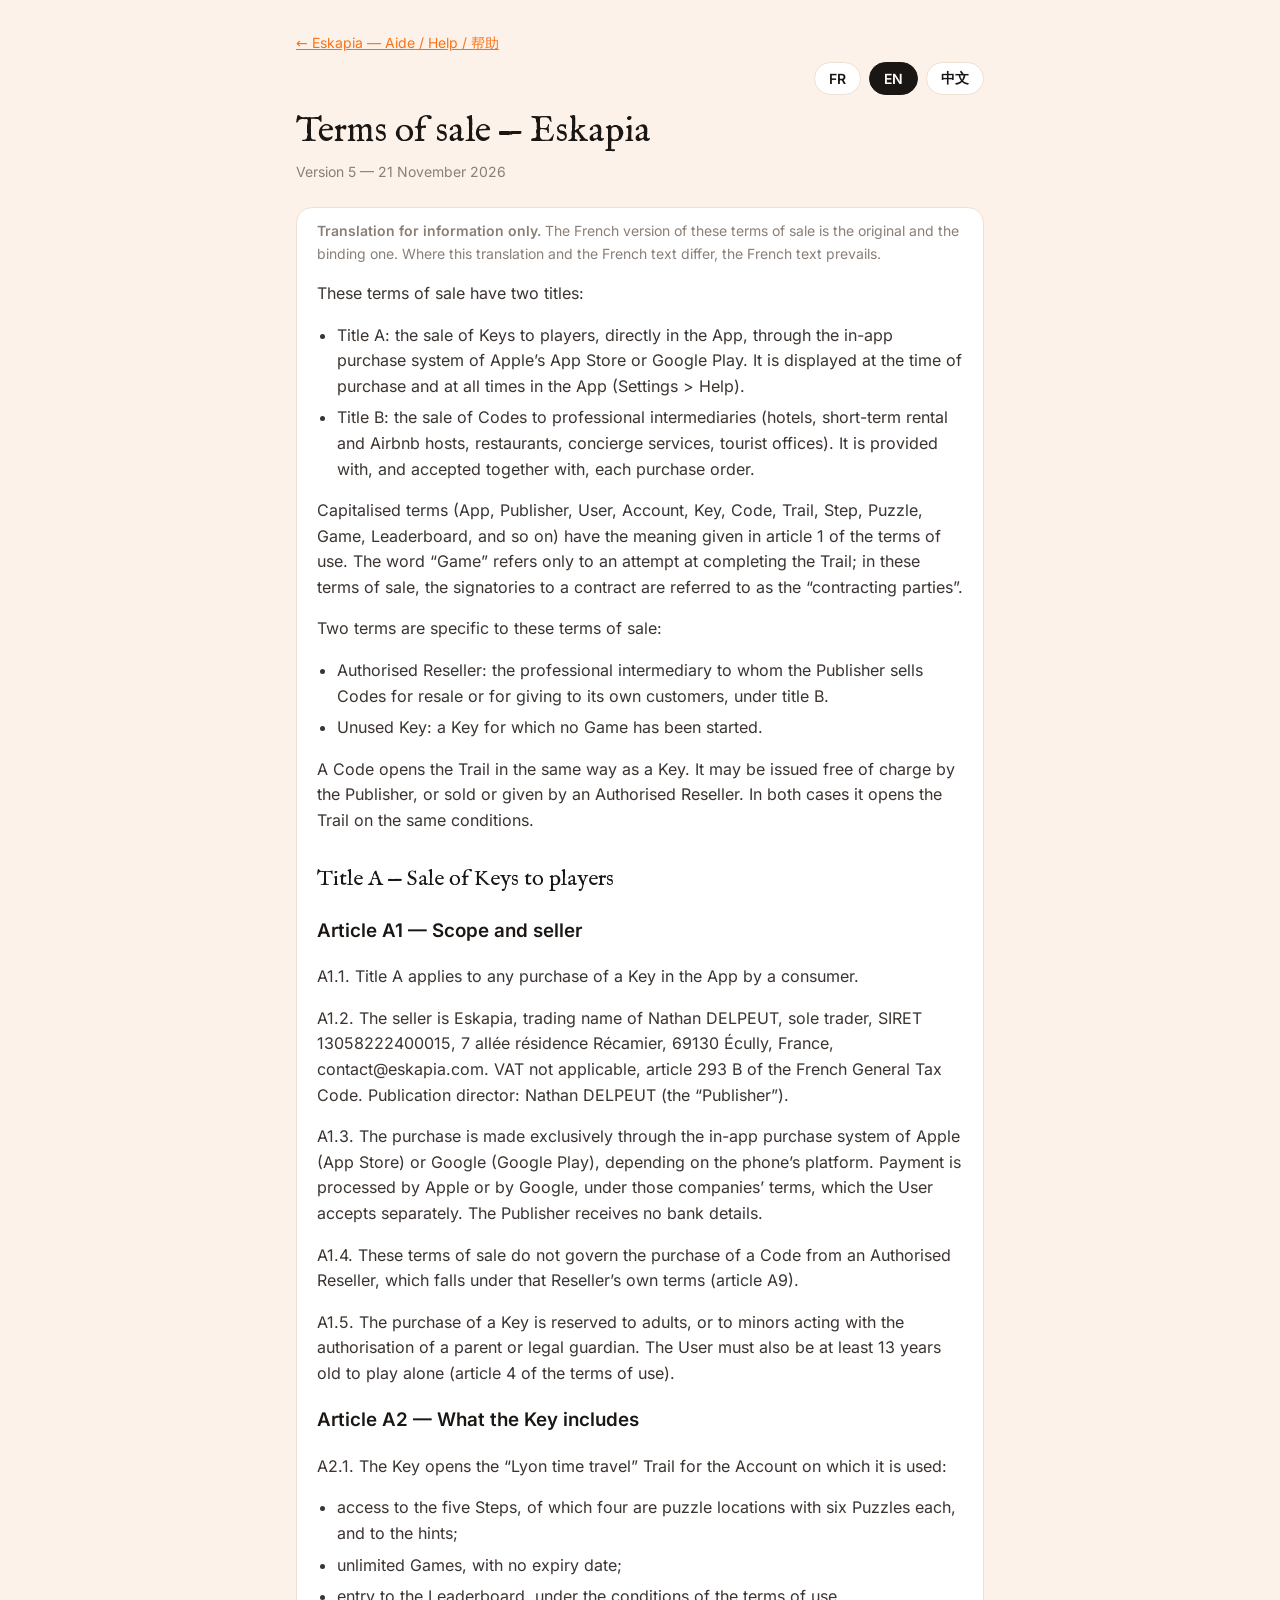
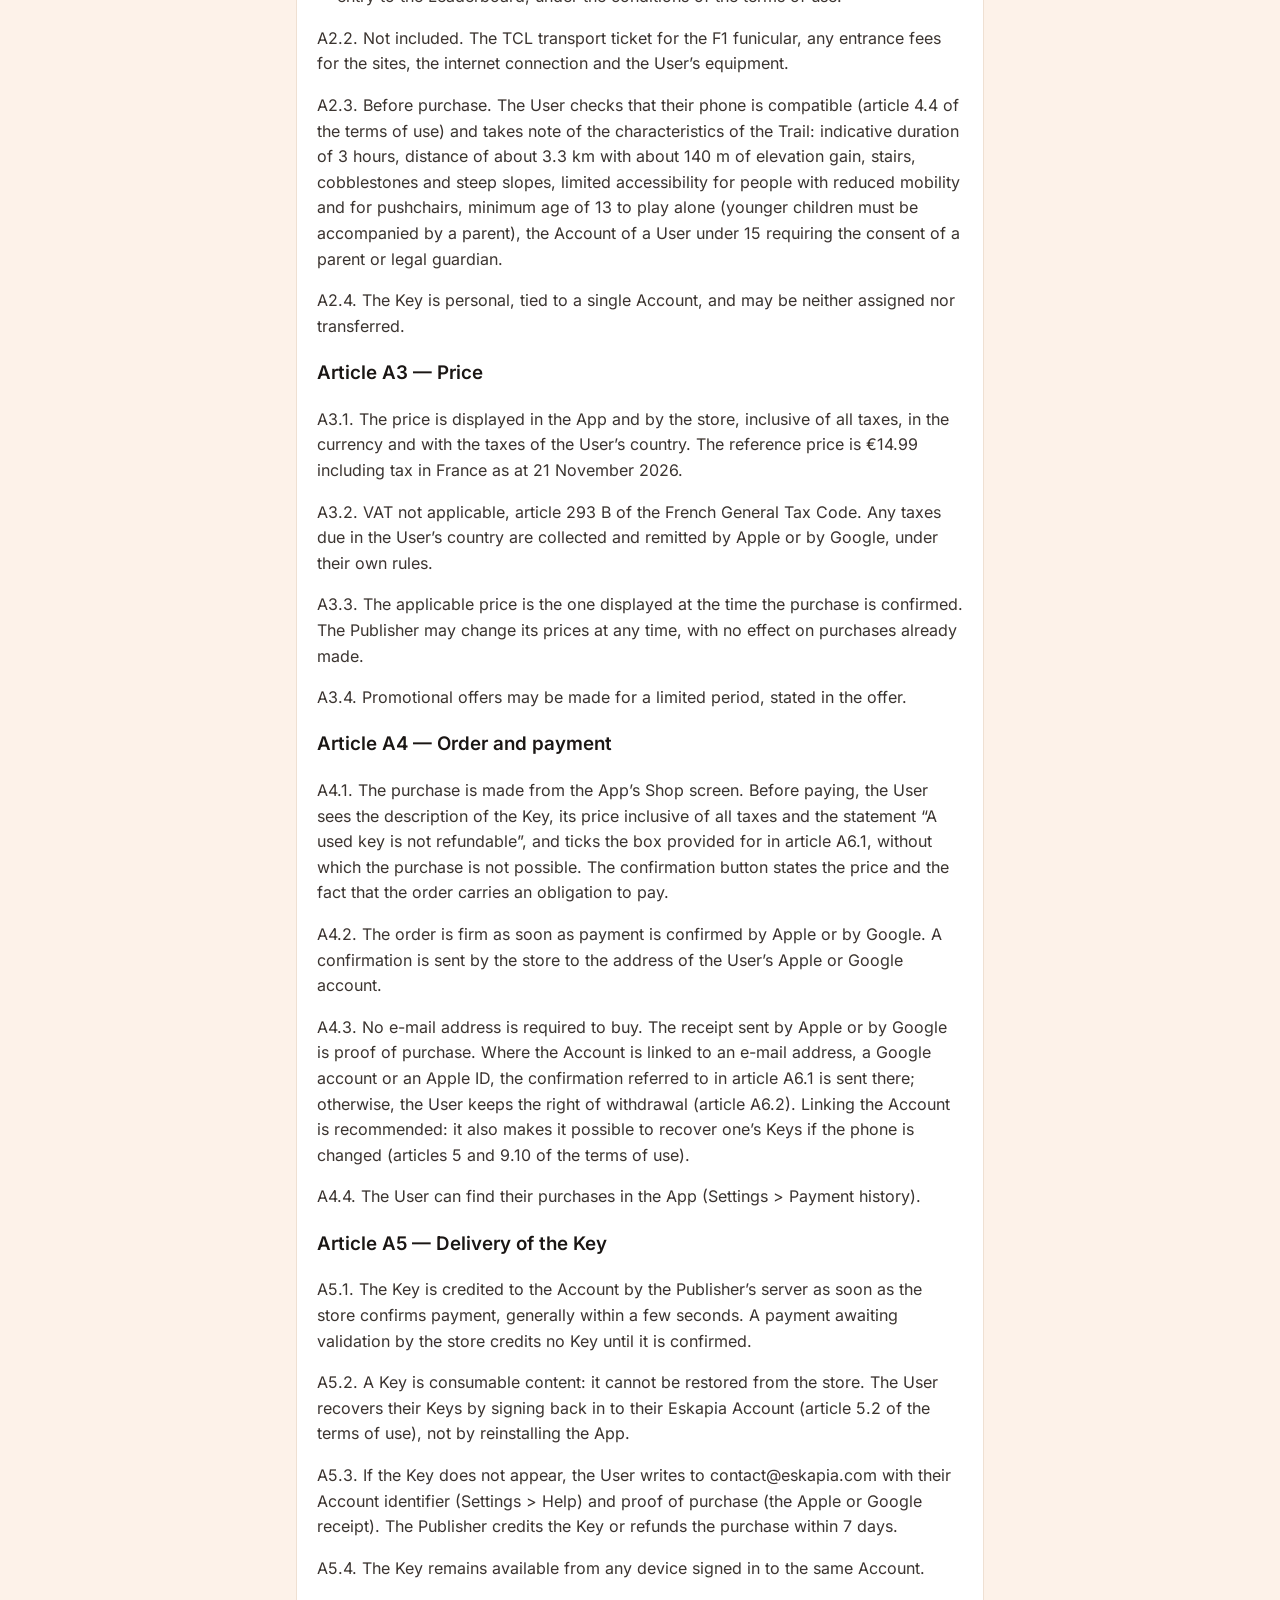
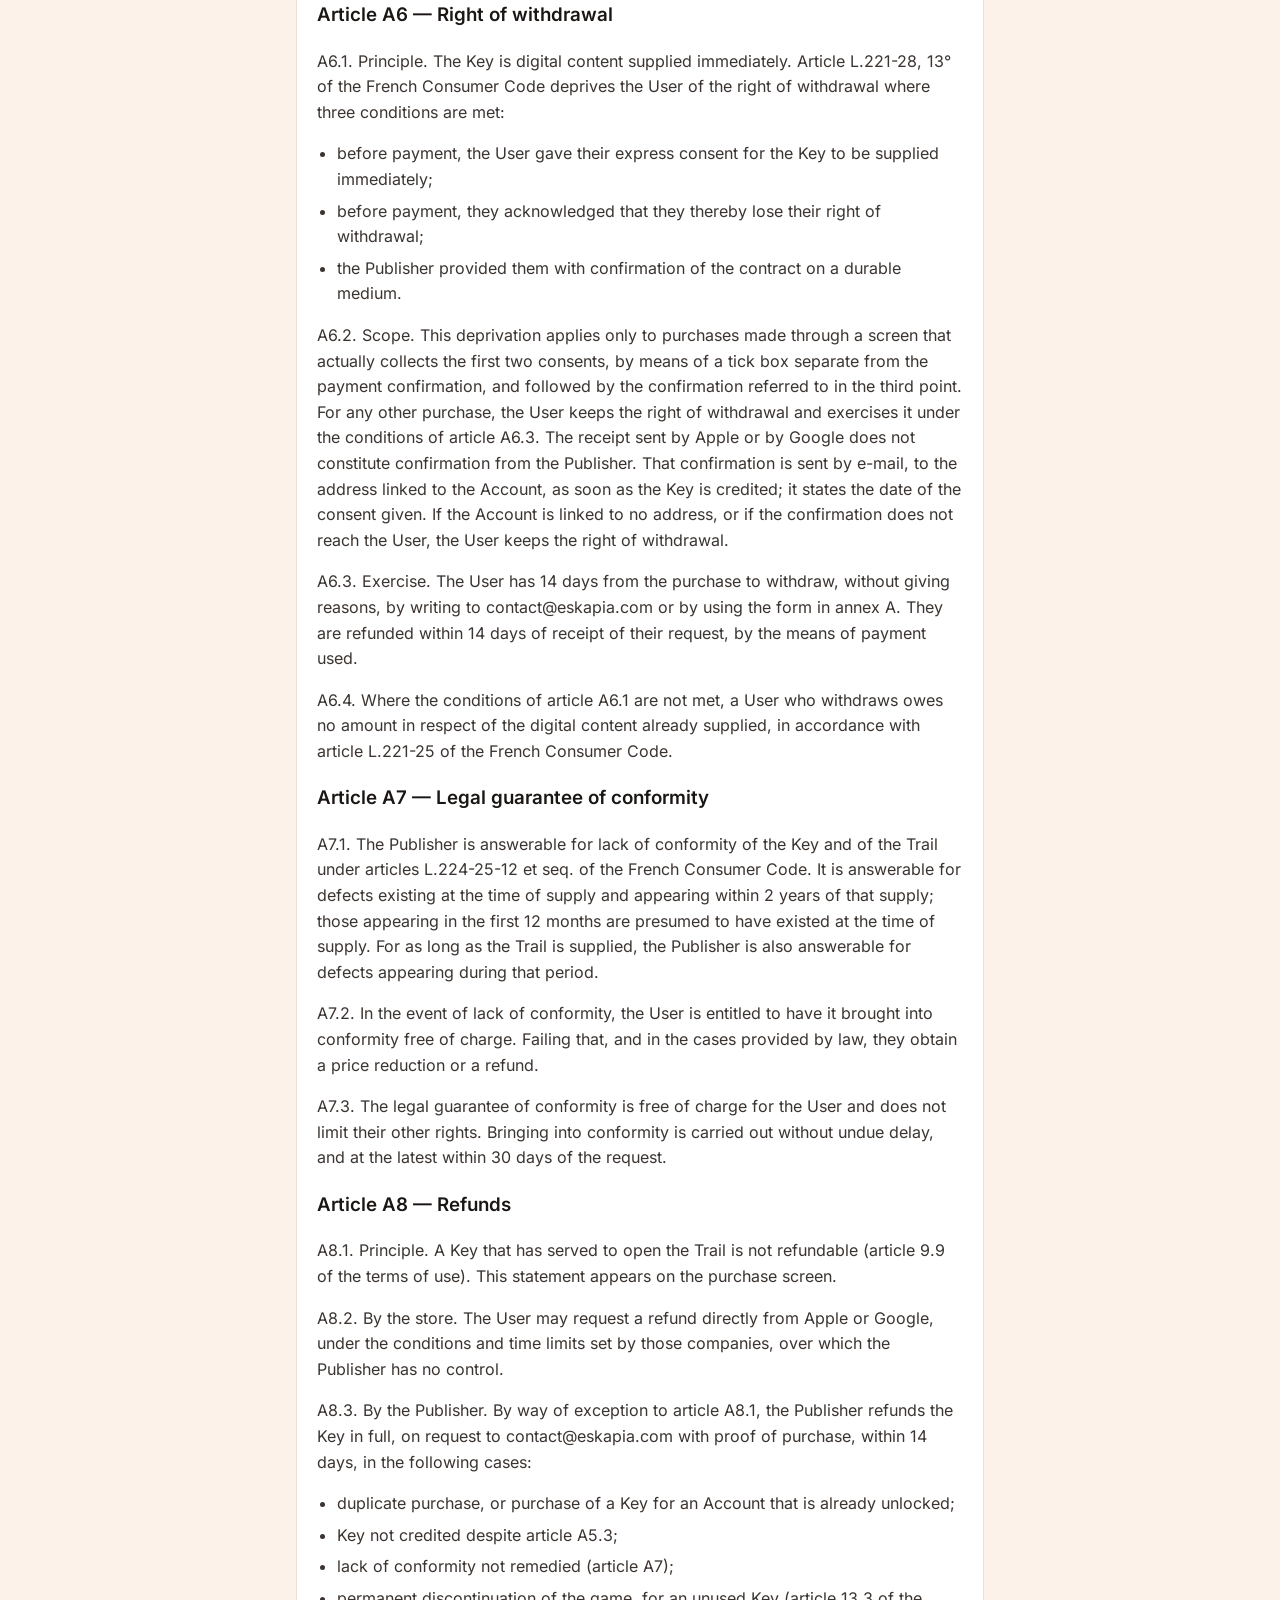
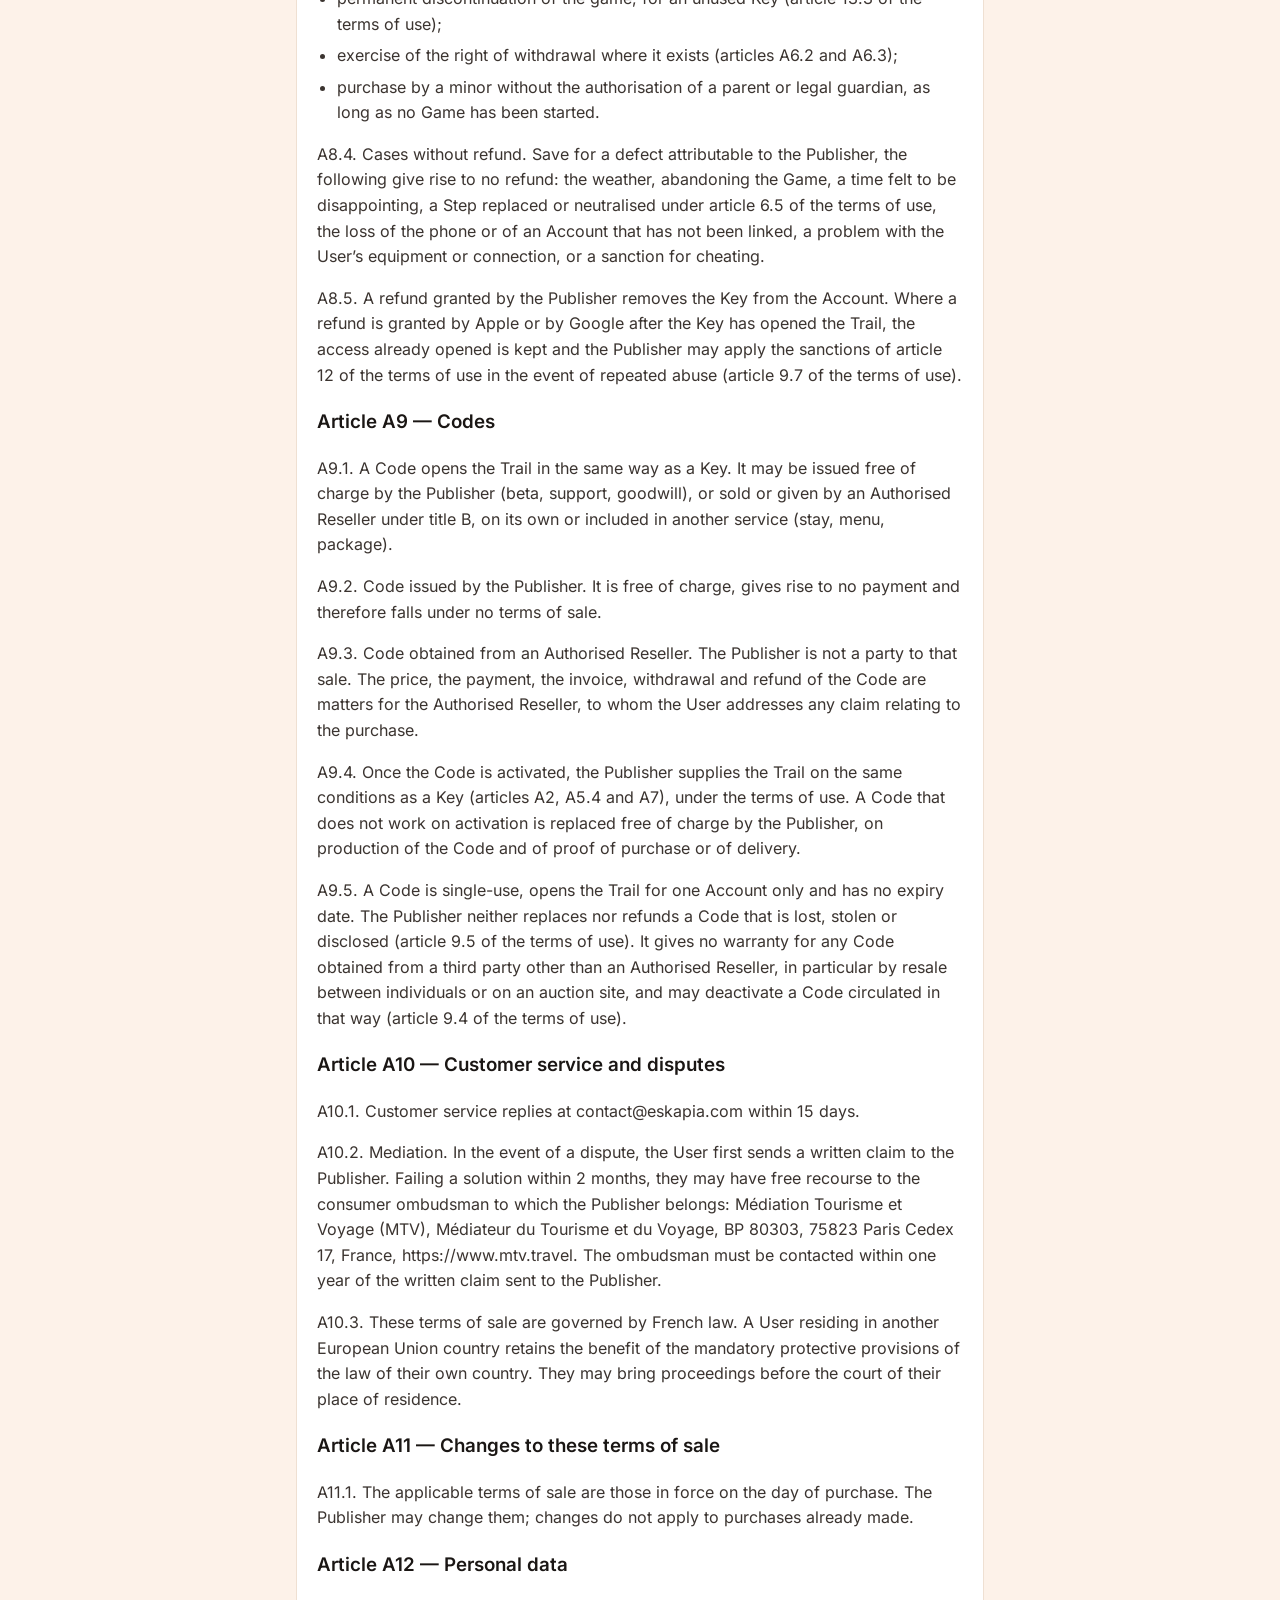
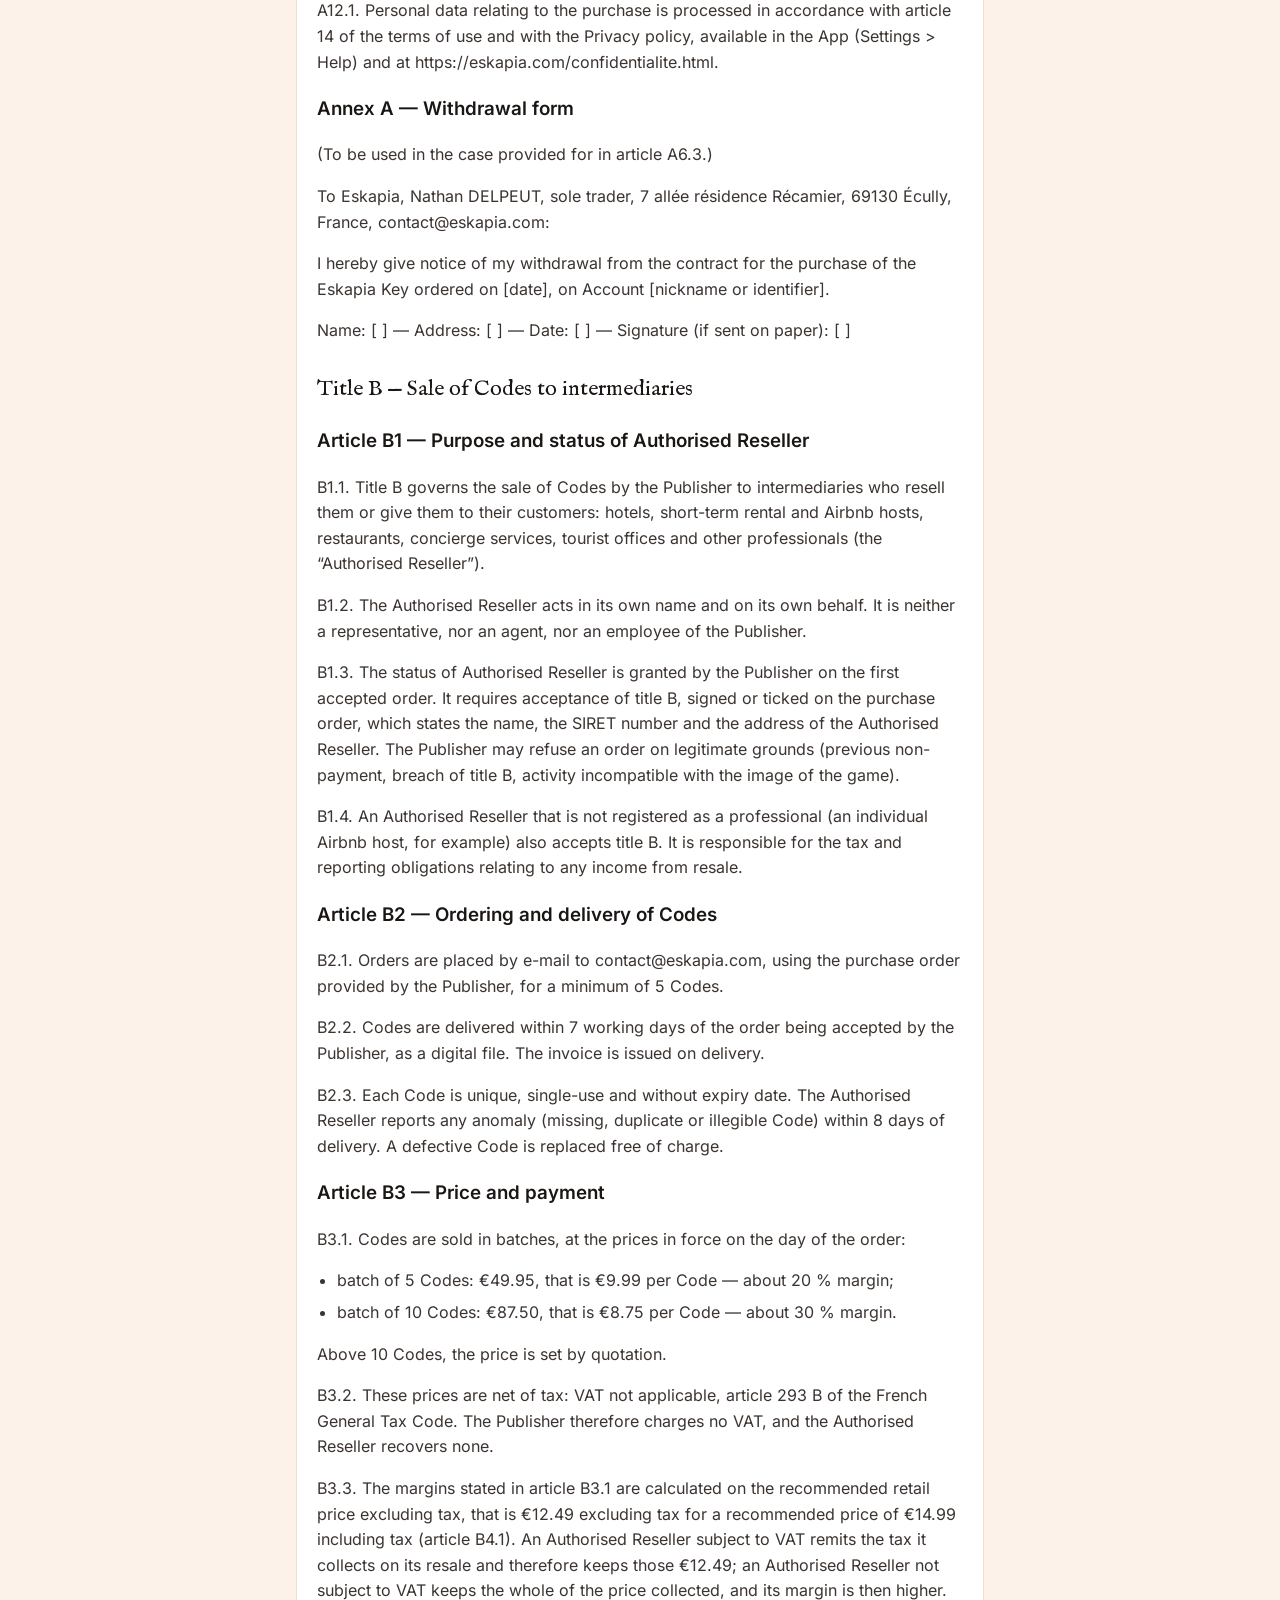
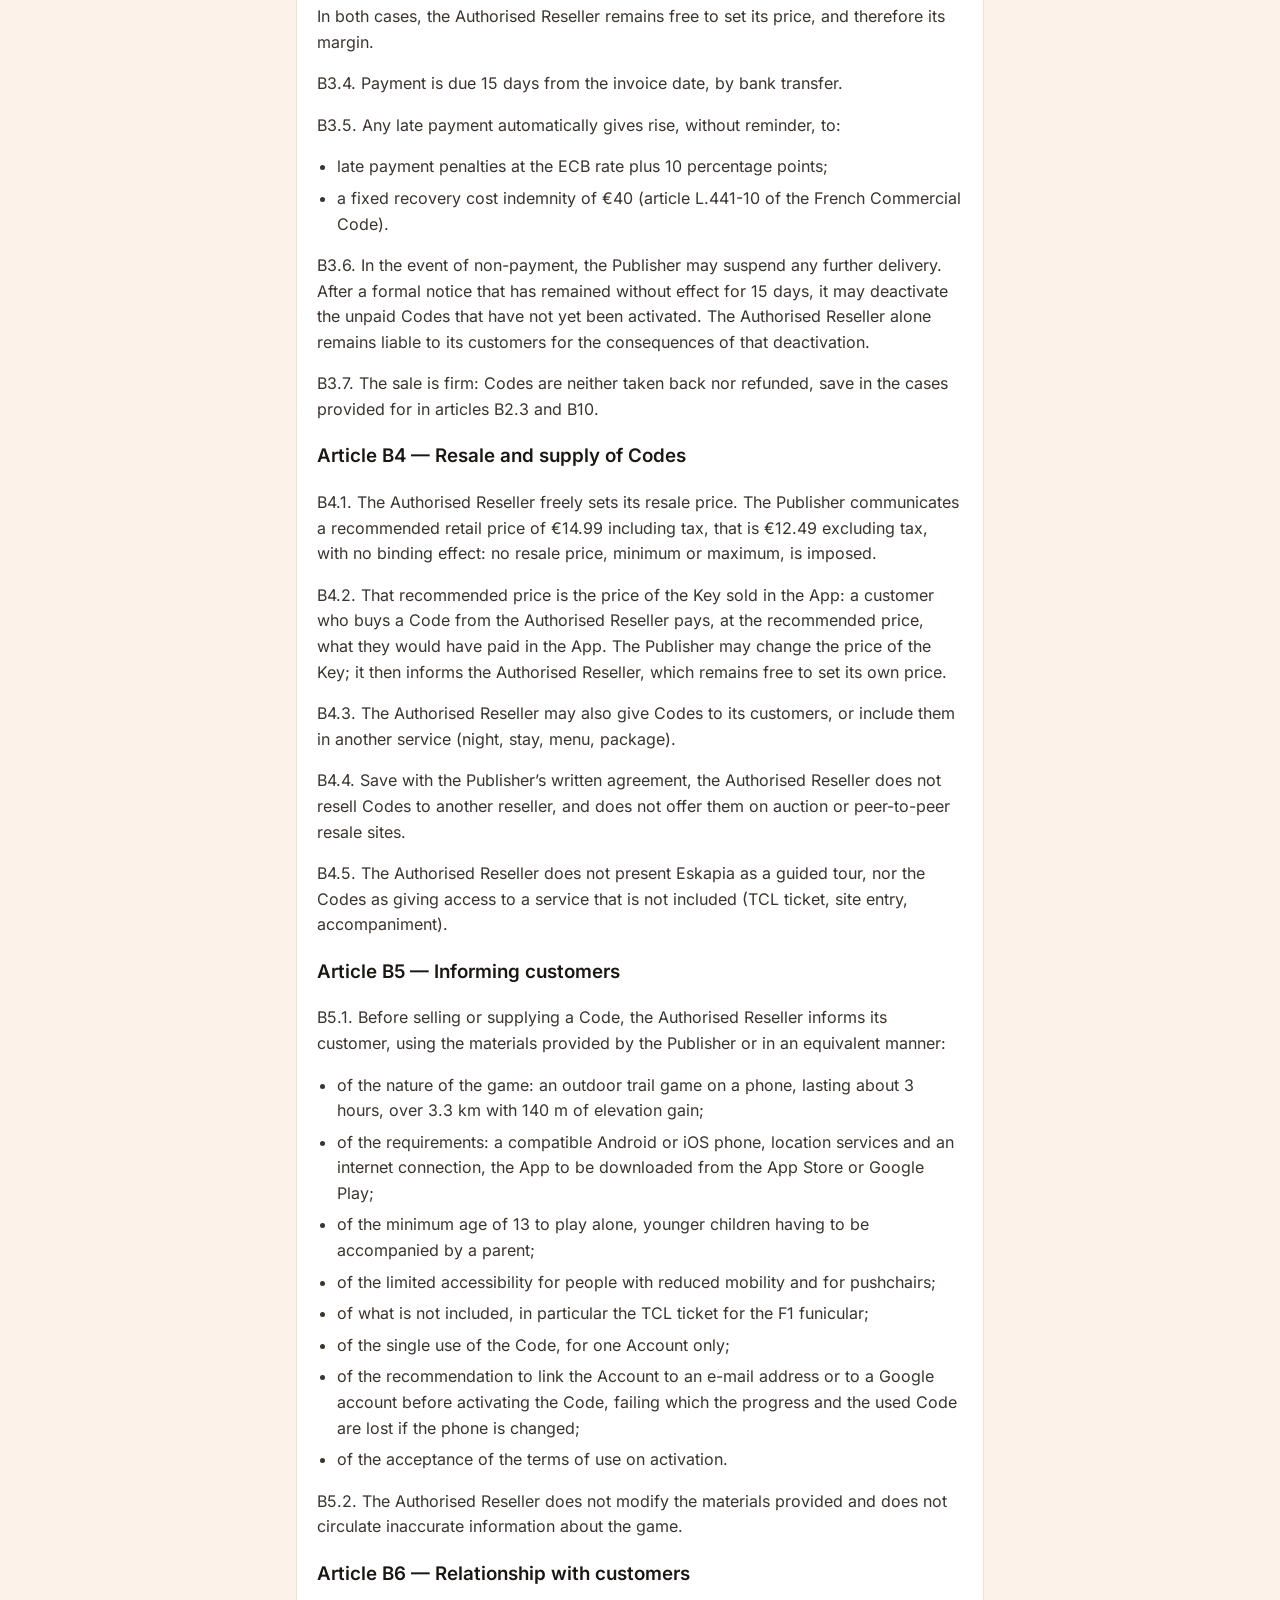
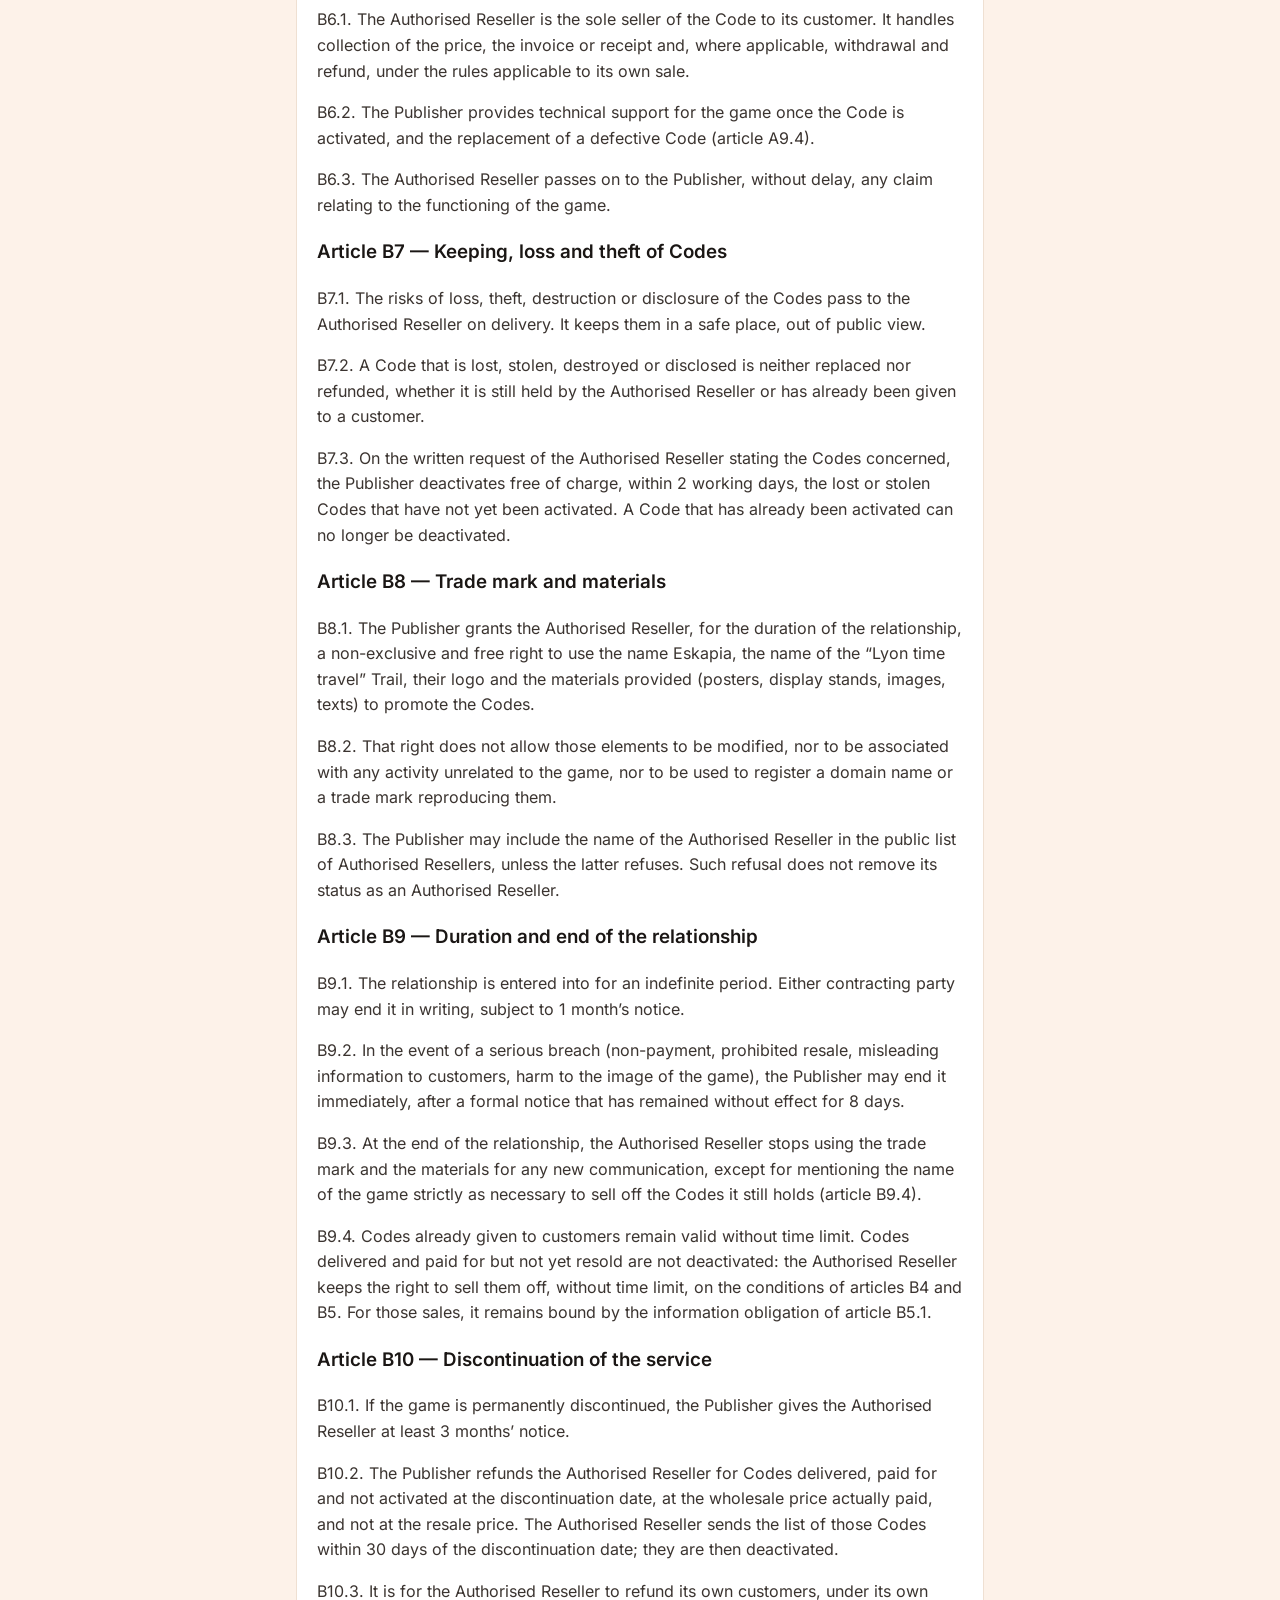
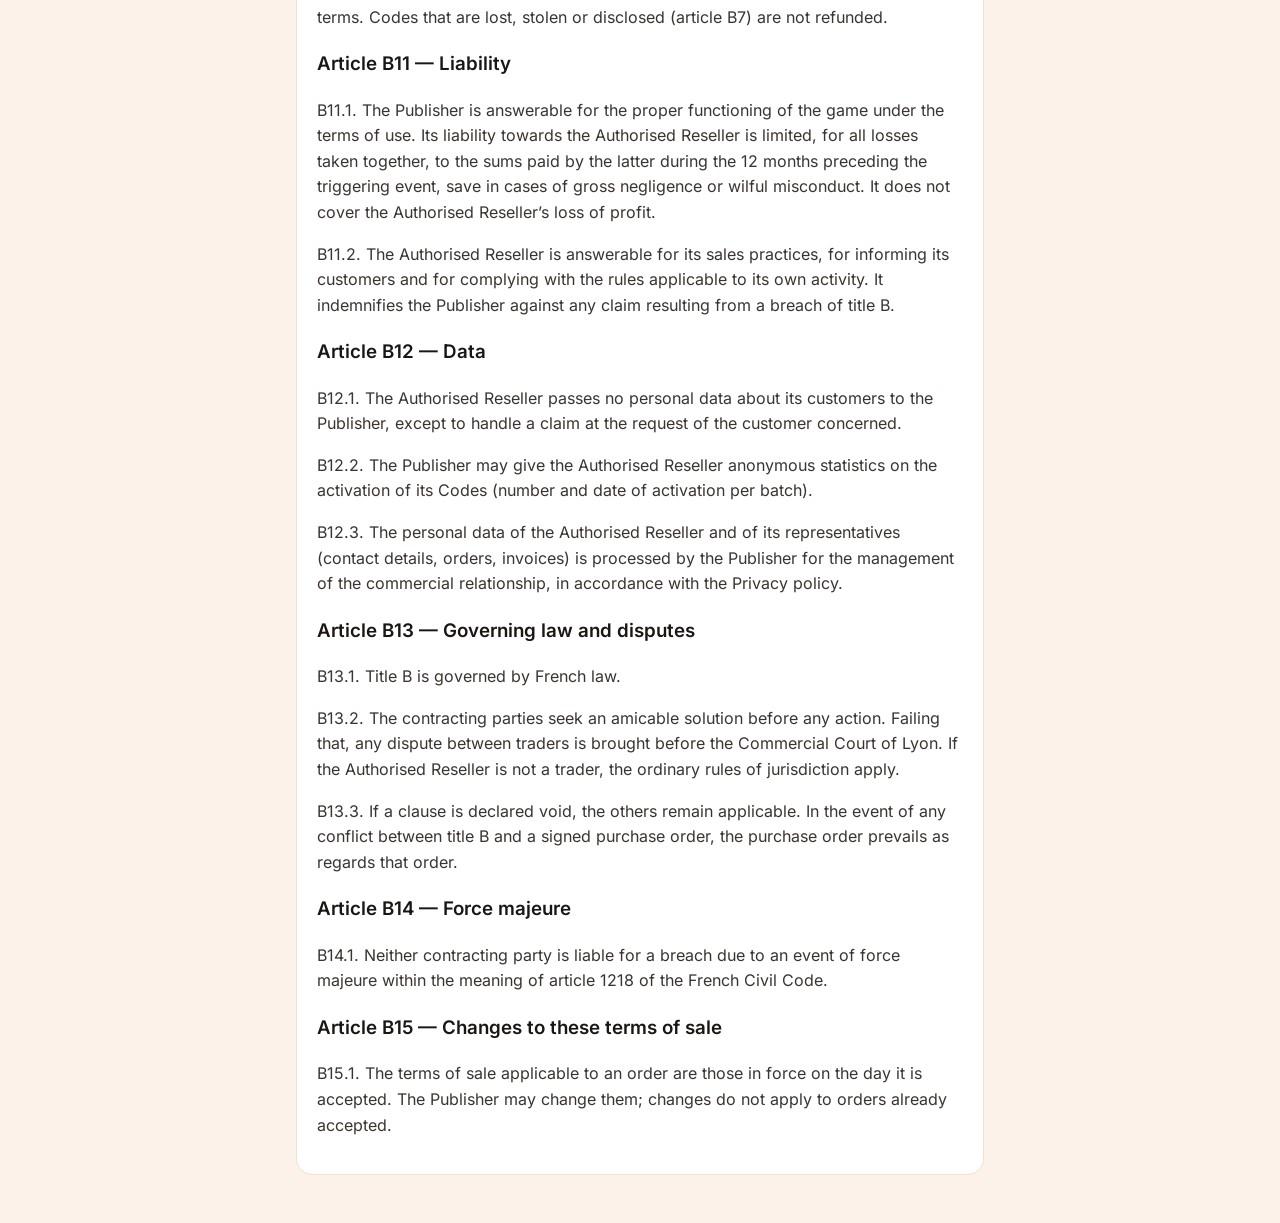
<file: cgv.html>
<!doctype html>
<html lang="fr">
<head>
<meta charset="utf-8">
<meta name="viewport" content="width=device-width, initial-scale=1">
<title>Eskapia — Conditions générales de vente</title>
<link rel="stylesheet" href="polices/polices.css">
<style>
  :root {
    --fond: #FDF2E9; --surface: #FFFFFF; --texte: #1A1614; --secondaire: #8A7F77;
    --accent: #F97316; --bordure: #EFE0D2;
  }
  * { box-sizing: border-box; }
  body { margin: 0; background: var(--fond); color: var(--texte);
    font: 16px/1.6 Inter, system-ui, sans-serif; }
  main { max-width: 720px; margin: 0 auto; padding: 32px 16px 48px; }
  h1, h2 { font-family: "IM Fell English", Georgia, serif; font-weight: 400; margin: 0; }
  h1 { font-size: 36px; line-height: 1.15; }
  h2 { font-size: 22px; margin: 28px 0 8px; }
  .retour { margin: 0 0 8px; font-size: 14px; }
  .maj { color: var(--secondaire); margin: 8px 0 0; font-size: 14px; }
  .carte { background: var(--surface); border: 1px solid var(--bordure); border-radius: 16px;
    padding: 4px 20px 20px; margin-top: 24px; }
  p, li { color: #3b3430; }
  ul { padding-left: 20px; margin: 8px 0; }
  li + li { margin-top: 6px; }
  a { color: var(--accent); }
  /* Mentions à remplir avant publication : impossibles à manquer. */
  mark { background: #FDE047; color: #1A1614; padding: 0 4px; border-radius: 4px; }
  .langues { display: flex; gap: 8px; justify-content: flex-end; margin-bottom: 16px; }
  .langues button { font: 600 14px Inter, sans-serif; padding: 6px 14px; border-radius: 999px;
    border: 1px solid var(--bordure); background: var(--surface); color: var(--texte); cursor: pointer; }
  .langues button[aria-pressed="true"] { background: var(--texte); color: #fff; border-color: var(--texte); }
  [data-lang] { display: none; }
  html[lang="fr"] [data-lang="fr"], html[lang="en"] [data-lang="en"], html[lang="zh"] [data-lang="zh"] { display: revert; }
  [lang="zh-Hans"] h1, [lang="zh-Hans"] h2 { font-family: "Noto Serif SC", "Songti SC", "SimSun", serif; }
</style>
</head>
<body>
<main>
  <p class="retour"><a href="index.html">← Eskapia — Aide / Help / 帮助</a></p>
  <div class="langues" role="group" aria-label="Langue / Language">
    <button type="button" data-choix="fr">FR</button>
    <button type="button" data-choix="en">EN</button>
    <button type="button" data-choix="zh">中文</button>
  </div>

  <!-- ===================== FRANÇAIS ===================== -->
  <section data-lang="fr">
    <h1>Conditions générales de vente — Eskapia</h1>
    <p class="maj">Version n°5 du 21/11/2026</p>

    <div class="carte">
      <p>Ces CGV comportent deux titres :</p>
      <ul>
        <li>Titre A : la vente de Clés aux joueurs, directement dans l’Application, par le système d’achat intégré de l’App Store d’Apple ou de Google Play. Il s’affiche au moment de l’achat et en permanence dans l’Application (Réglages &gt; Aide).</li>
        <li>Titre B : la vente de Codes aux intermédiaires professionnels (hôtels, loueurs de meublés et hôtes Airbnb, restaurants, conciergeries, offices de tourisme). Il est remis et accepté avec chaque bon de commande.</li>
      </ul>
      <p>Les termes commençant par une majuscule (Application, Éditeur, Utilisateur, Compte, Clé, Code, Parcours, Étape, Énigme, Partie, Classement…) ont le sens défini à l’article 1 des CGU. Le mot « Partie » désigne uniquement une tentative de réalisation du Parcours ; dans les présentes CGV, les signataires d’un contrat sont désignés par le terme « cocontractants ».</p>
      <p>Deux termes sont propres aux présentes CGV :</p>
      <ul>
        <li>Vendeur autorisé : l’intermédiaire professionnel auquel l’Éditeur vend des Codes en vue de leur revente ou de leur remise à ses clients, dans les conditions du Titre B.</li>
        <li>Clé non utilisée : une Clé pour laquelle aucune Partie n’a été lancée.</li>
      </ul>
      <p>Un Code ouvre le Parcours au même titre qu’une Clé. Il peut être délivré gratuitement par l’Éditeur, ou vendu ou offert par un Vendeur autorisé. Dans les deux cas, il ouvre le Parcours dans les mêmes conditions.</p>
      <h2>Titre A — Vente de Clés aux joueurs</h2>
      <h3>Article A1 — Champ d’application et vendeur</h3>
      <p>A1.1. Le Titre A s’applique à tout achat d’une Clé dans l’Application par un consommateur.</p>
      <p>A1.2. Le vendeur est Eskapia, nom commercial de Nathan DELPEUT, entrepreneur individuel, SIRET 13058222400015, 7 allée résidence Récamier, 69130 Écully, contact@eskapia.com. TVA non applicable, article 293 B du Code général des impôts. Directeur de la publication : Nathan DELPEUT (« l’Éditeur »).</p>
      <p>A1.3. L’achat se fait exclusivement par le système d’achat intégré d’Apple (App Store) ou de Google (Google Play), selon la plateforme du téléphone. Le paiement est traité par Apple ou par Google, selon les conditions de ces sociétés, que l’Utilisateur accepte séparément. L’Éditeur ne reçoit aucune coordonnée bancaire.</p>
      <p>A1.4. Ces CGV ne régissent pas l’achat d’un Code auprès d’un Vendeur autorisé, qui relève des conditions de ce Vendeur (article A9).</p>
      <p>A1.5. L’achat d’une Clé est réservé aux personnes majeures, ou aux mineurs agissant avec l’autorisation d’un titulaire de l’autorité parentale. L’Utilisateur doit par ailleurs avoir au moins 13 ans pour jouer seul (article 4 des CGU).</p>
      <h3>Article A2 — Ce que comprend la Clé</h3>
      <p>A2.1. La Clé ouvre le Parcours « Lyon time travel » pour le Compte sur lequel elle est utilisée :</p>
      <ul>
        <li>accès aux cinq Étapes, dont quatre lieux à énigmes comptant six Énigmes chacun, et aux indices ;</li>
        <li>Parties illimitées, sans date d’expiration ;</li>
        <li>participation au Classement, dans les conditions des CGU.</li>
      </ul>
      <p>A2.2. Non compris. Le titre de transport TCL pour le funiculaire F1, les éventuels droits d’entrée des sites, la connexion Internet et l’équipement de l’Utilisateur.</p>
      <p>A2.3. Avant l’achat. L’Utilisateur vérifie la compatibilité de son téléphone (article 4.4 des CGU) et prend connaissance des caractéristiques du Parcours : durée indicative de 3 heures, distance d’environ 3,3 km et dénivelé d’environ 140 m, escaliers, pavés et pentes marquées, accessibilité limitée aux personnes à mobilité réduite et aux poussettes, âge minimal de 13 ans pour jouer seul (les plus jeunes devant être accompagnés d’un parent), le Compte d’un Utilisateur de moins de 15 ans exigeant l’accord d’un titulaire de l’autorité parentale.</p>
      <p>A2.4. La Clé est personnelle, liée à un seul Compte, et ne peut être ni cédée ni transférée.</p>
      <h3>Article A3 — Prix</h3>
      <p>A3.1. Le prix est affiché dans l’Application et par le store, toutes taxes comprises, dans la devise et avec les taxes du pays de l’Utilisateur. Le prix de référence est de 14,99 € TTC en France au 21 novembre 2026.</p>
      <p>A3.2. TVA non applicable, article 293 B du Code général des impôts. Les taxes éventuellement dues dans le pays de l’Utilisateur sont collectées et reversées par Apple ou par Google, selon leurs propres règles.</p>
      <p>A3.3. Le prix applicable est celui affiché au moment de la validation de l’achat. L’Éditeur peut modifier ses prix à tout moment, sans effet sur les achats déjà réalisés.</p>
      <p>A3.4. Des offres promotionnelles peuvent être proposées pour une durée limitée, précisée dans l’offre.</p>
      <h3>Article A4 — Commande et paiement</h3>
      <p>A4.1. L’achat se fait depuis l’écran Boutique de l’Application. Avant de payer, l’Utilisateur voit la désignation de la Clé, son prix toutes taxes comprises et la mention « Une clé utilisée n’est pas remboursable », et coche la case prévue à l’article A6.1, sans laquelle l’achat n’est pas possible. Le bouton de validation indique le prix et la nature payante de la commande.</p>
      <p>A4.2. La commande est ferme dès la confirmation du paiement par Apple ou par Google. Une confirmation est envoyée par le store à l’adresse du compte Apple ou Google de l’Utilisateur.</p>
      <p>A4.3. L’achat n’exige aucune adresse e-mail. Le reçu envoyé par Apple ou par Google fait preuve de l’achat. Lorsque le Compte est rattaché à une adresse e-mail, à un compte Google ou à un identifiant Apple, la confirmation de l’article A6.1 y est envoyée ; à défaut, l’Utilisateur conserve son droit de rétractation (article A6.2). Ce rattachement est recommandé : il permet aussi de retrouver ses Clés en cas de changement de téléphone (articles 5 et 9.10 des CGU).</p>
      <p>A4.4. L’Utilisateur retrouve ses achats dans l’Application (Réglages &gt; Historique des paiements).</p>
      <h3>Article A5 — Fourniture de la Clé</h3>
      <p>A5.1. La Clé est créditée sur le Compte par le serveur de l’Éditeur dès la confirmation du paiement par le store, en général en quelques secondes. Un paiement en attente de validation par le store ne crédite aucune Clé tant qu’il n’est pas confirmé.</p>
      <p>A5.2. Une Clé est un contenu consommable : elle n’est pas restaurable depuis le store. L’Utilisateur retrouve ses Clés en se reconnectant à son Compte Eskapia (article 5.2 des CGU), et non en réinstallant l’Application.</p>
      <p>A5.3. Si la Clé n’apparaît pas, l’Utilisateur écrit à contact@eskapia.com avec l’identifiant de son Compte (Réglages &gt; Aide) et la preuve d’achat (le reçu d’Apple ou de Google). L’Éditeur crédite la Clé ou rembourse l’achat dans un délai de 7 jours.</p>
      <p>A5.4. La Clé reste accessible depuis tout appareil connecté au même Compte.</p>
      <h3>Article A6 — Droit de rétractation</h3>
      <p>A6.1. Principe. La Clé est un contenu numérique fourni immédiatement. L’article L.221-28, 13° du Code de la consommation prive l’Utilisateur du droit de rétractation lorsque trois conditions sont réunies :</p>
      <ul>
        <li>avant le paiement, l’Utilisateur a donné son accord exprès pour que la Clé soit fournie immédiatement ;</li>
        <li>avant le paiement, il a reconnu perdre ainsi son droit de rétractation ;</li>
        <li>l’Éditeur lui a fourni la confirmation du contrat sur un support durable.</li>
      </ul>
      <p>A6.2. Portée. Cette privation ne vaut que pour les achats réalisés au moyen d’un écran recueillant effectivement les deux premiers accords, par une case à cocher distincte de la validation du paiement, et suivis de la confirmation prévue au troisième point. Pour tout autre achat, l’Utilisateur conserve le droit de rétractation et l’exerce dans les conditions de l’article A6.3. Le reçu envoyé par Apple ou par Google ne tient pas lieu de confirmation de l’Éditeur. Celle-ci est envoyée par e-mail, à l’adresse liée au Compte, dès que la Clé est créditée ; elle rappelle la date de l’accord donné. Si le Compte n’est lié à aucune adresse, ou si la confirmation ne parvient pas à l’Utilisateur, celui-ci conserve son droit de rétractation.</p>
      <p>A6.3. Exercice. L’Utilisateur dispose d’un délai de 14 jours à compter de l’achat pour se rétracter, sans motif, en écrivant à contact@eskapia.com ou au moyen du formulaire figurant en annexe A. Il est remboursé dans les 14 jours suivant la réception de sa demande, par le moyen de paiement utilisé.</p>
      <p>A6.4. Lorsque les conditions de l’article A6.1 ne sont pas réunies, l’Utilisateur qui se rétracte n’est redevable d’aucun montant au titre du contenu numérique déjà fourni, conformément à l’article L.221-25 du Code de la consommation.</p>
      <h3>Article A7 — Garantie légale de conformité</h3>
      <p>A7.1. L’Éditeur répond des défauts de conformité de la Clé et du Parcours dans les conditions des articles L.224-25-12 et suivants du Code de la consommation. Il répond des défauts existant au moment de la fourniture et apparaissant dans un délai de 2 ans à compter de celle-ci ; ceux apparus dans les 12 premiers mois sont présumés exister dès la fourniture. Tant que le Parcours est fourni, l’Éditeur répond aussi des défauts apparaissant pendant cette période.</p>
      <p>A7.2. En cas de défaut de conformité, l’Utilisateur a droit à la mise en conformité sans frais. À défaut, et dans les cas prévus par la loi, il obtient une réduction du prix ou le remboursement.</p>
      <p>A7.3. La garantie légale de conformité est gratuite pour l’Utilisateur et ne limite pas ses autres droits. La mise en conformité est réalisée sans retard injustifié, au plus tard dans les 30 jours suivant la demande.</p>
      <h3>Article A8 — Remboursements</h3>
      <p>A8.1. Principe. Une Clé qui a servi à ouvrir le Parcours n’est pas remboursable (article 9.9 des CGU). Cette mention figure sur l’écran d’achat.</p>
      <p>A8.2. Par le store. L’Utilisateur peut demander un remboursement directement à Apple ou à Google, dans les conditions et délais fixés par ces sociétés, sur lesquelles l’Éditeur n’a pas la main.</p>
      <p>A8.3. Par l’Éditeur. Par exception à l’article A8.1, l’Éditeur rembourse intégralement la Clé, sur demande à contact@eskapia.com accompagnée de la preuve d’achat, sous 14 jours, dans les cas suivants :</p>
      <ul>
        <li>achat en double, ou achat d’une Clé pour un Compte déjà déverrouillé ;</li>
        <li>Clé non créditée malgré l’article A5.3 ;</li>
        <li>défaut de conformité non corrigé (article A7) ;</li>
        <li>arrêt définitif du jeu, pour une Clé non utilisée (article 13.3 des CGU) ;</li>
        <li>exercice du droit de rétractation lorsqu’il existe (articles A6.2 et A6.3) ;</li>
        <li>achat par un mineur sans l’autorisation d’un titulaire de l’autorité parentale, tant qu’aucune Partie n’a été lancée.</li>
      </ul>
      <p>A8.4. Cas sans remboursement. Sauf défaut imputable à l’Éditeur, ne donnent pas lieu à remboursement : la météo, l’abandon de la Partie, un temps jugé décevant, une Étape remplacée ou neutralisée selon l’article 6.5 des CGU, la perte du téléphone ou d’un Compte non rattaché, un problème d’équipement ou de connexion de l’Utilisateur, ou une sanction pour triche.</p>
      <p>A8.5. Un remboursement accordé par l’Éditeur retire la Clé du Compte. Lorsqu’un remboursement est accordé par Apple ou par Google après que la Clé a ouvert le Parcours, l’accès déjà ouvert est conservé et l’Éditeur peut appliquer les sanctions de l’article 12 des CGU en cas d’abus répété (article 9.7 des CGU).</p>
      <h3>Article A9 — Codes</h3>
      <p>A9.1. Un Code ouvre le Parcours au même titre qu’une Clé. Il peut être délivré gratuitement par l’Éditeur (bêta, support, geste commercial), ou vendu ou offert par un Vendeur autorisé dans les conditions du Titre B, seul ou inclus dans une autre prestation (séjour, menu, forfait).</p>
      <p>A9.2. Code délivré par l’Éditeur. Il est gratuit, ne donne lieu à aucun paiement et ne relève donc d’aucune condition de vente.</p>
      <p>A9.3. Code acquis auprès d’un Vendeur autorisé. L’Éditeur n’est pas partie à cette vente. Le prix, le paiement, la facture, la rétractation et le remboursement du Code relèvent du Vendeur autorisé, auprès duquel l’Utilisateur adresse toute réclamation liée à l’achat.</p>
      <p>A9.4. Une fois le Code activé, l’Éditeur fournit le Parcours dans les mêmes conditions qu’une Clé (articles A2, A5.4 et A7), selon les CGU. Un Code qui ne fonctionne pas à l’activation est remplacé gratuitement par l’Éditeur, sur présentation du Code et de la preuve d’achat ou de remise.</p>
      <p>A9.5. Un Code est à usage unique, ouvre le Parcours pour un seul Compte et n’a pas de date d’expiration. L’Éditeur ne remplace ni ne rembourse un Code perdu, volé ou divulgué (article 9.5 des CGU). Il ne garantit aucun Code obtenu auprès d’un tiers autre qu’un Vendeur autorisé, notamment par revente entre particuliers ou sur un site d’enchères, et peut désactiver un Code ainsi diffusé (article 9.4 des CGU).</p>
      <h3>Article A10 — Service client et litiges</h3>
      <p>A10.1. Le service client répond à contact@eskapia.com dans un délai de 15 jours.</p>
      <p>A10.2. Médiation. En cas de litige, l’Utilisateur adresse d’abord une réclamation écrite à l’Éditeur. À défaut de solution sous 2 mois, il peut recourir gratuitement au médiateur de la consommation dont relève l’Éditeur : Médiation Tourisme et Voyage (MTV), Médiateur du Tourisme et du Voyage, BP 80303, 75823 Paris Cedex 17, https://www.mtv.travel. La saisine du médiateur intervient dans un délai d’un an à compter de la réclamation écrite adressée à l’Éditeur.</p>
      <p>A10.3. Les présentes CGV sont soumises au droit français. L’Utilisateur résidant dans un autre pays de l’Union européenne conserve le bénéfice des dispositions impératives protectrices de la loi de son pays. Il peut saisir le tribunal de son domicile.</p>
      <h3>Article A11 — Modification des CGV</h3>
      <p>A11.1. Les CGV applicables sont celles en vigueur au jour de l’achat. L’Éditeur peut les modifier ; les modifications ne s’appliquent pas aux achats déjà réalisés.</p>
      <h3>Article A12 — Données personnelles</h3>
      <p>A12.1. Les données personnelles liées à l’achat sont traitées conformément à l’article 14 des CGU et à la Politique de confidentialité, accessible dans l’Application (Réglages &gt; Aide) et à l’adresse https://eskapia.com/confidentialite.html.</p>
      <h3>Annexe A — Formulaire de rétractation</h3>
      <p>(À utiliser dans le cas prévu à l’article A6.3.)</p>
      <p>À l’attention d’Eskapia, Nathan DELPEUT, entrepreneur individuel, 7 allée résidence Récamier, 69130 Écully, contact@eskapia.com :</p>
      <p>Je notifie par la présente ma rétractation du contrat portant sur l’achat de la Clé Eskapia commandée le [date], sur le Compte [pseudonyme ou identifiant].</p>
      <p>Nom : [ ] — Adresse : [ ] — Date : [ ] — Signature (en cas d’envoi papier) : [ ]</p>
      <h2>Titre B — Vente de Codes aux intermédiaires</h2>
      <h3>Article B1 — Objet et statut de Vendeur autorisé</h3>
      <p>B1.1. Le Titre B régit la vente de Codes par l’Éditeur à des intermédiaires qui les revendent ou les offrent à leurs clients : hôtels, loueurs de meublés et hôtes Airbnb, restaurants, conciergeries, offices de tourisme et autres professionnels (le « Vendeur autorisé »).</p>
      <p>B1.2. Le Vendeur autorisé agit en son nom et pour son compte. Il n’est ni mandataire, ni agent, ni salarié de l’Éditeur.</p>
      <p>B1.3. Le statut de Vendeur autorisé est accordé par l’Éditeur à la première commande acceptée. Il suppose l’acceptation du Titre B, signée ou cochée sur le bon de commande, qui mentionne la dénomination, le SIRET et l’adresse du Vendeur autorisé. L’Éditeur peut refuser une commande pour un motif légitime (impayé antérieur, manquement au Titre B, activité incompatible avec l’image du jeu).</p>
      <p>B1.4. Le Vendeur autorisé qui n’est pas immatriculé comme professionnel (hôte Airbnb particulier, par exemple) accepte également le Titre B. Il fait son affaire des obligations fiscales et déclaratives liées aux revenus éventuellement tirés de la revente.</p>
      <h3>Article B2 — Commande et livraison des Codes</h3>
      <p>B2.1. Les commandes se font par e-mail à contact@eskapia.com, au moyen du bon de commande fourni par l’Éditeur, pour un minimum de 5 Codes.</p>
      <p>B2.2. Les Codes sont livrés dans un délai de 7 jours ouvrés après l’acceptation de la commande par l’Éditeur, sous forme de fichier numérique. La facture est émise à la livraison.</p>
      <p>B2.3. Chaque Code est unique, à usage unique et sans date d’expiration. Le Vendeur autorisé signale toute anomalie (Code manquant, en double ou illisible) dans les 8 jours suivant la livraison. Un Code défectueux est remplacé gratuitement.</p>
      <h3>Article B3 — Prix et paiement</h3>
      <p>B3.1. Les Codes sont vendus par lots, aux prix en vigueur au jour de la commande :</p>
      <ul>
        <li>lot de 5 Codes : 49,95 €, soit 9,99 € le Code — environ 20 % de marge ;</li>
        <li>lot de 10 Codes : 87,50 €, soit 8,75 € le Code — environ 30 % de marge.</li>
      </ul>
      <p>Au-delà de 10 Codes, le prix est fixé sur devis.</p>
      <p>B3.2. Ces prix sont nets de taxe : TVA non applicable, article 293 B du Code général des impôts. L’Éditeur ne facture donc aucune TVA, et le Vendeur autorisé n’en récupère aucune.</p>
      <p>B3.3. Les marges annoncées à l’article B3.1 se calculent sur le prix de vente conseillé hors taxes, soit 12,49 € HT pour un prix conseillé de 14,99 € TTC (article B4.1). Un Vendeur autorisé assujetti à la TVA reverse la taxe qu’il collecte sur sa revente et conserve donc ces 12,49 € ; un Vendeur autorisé non assujetti conserve l’intégralité du prix encaissé, et sa marge est alors supérieure. Dans les deux cas, le Vendeur autorisé reste libre de fixer son prix, et donc sa marge.</p>
      <p>B3.4. Le paiement est dû à 15 jours à compter de la date de facture, par virement.</p>
      <p>B3.5. Tout retard de paiement entraîne de plein droit, sans rappel :</p>
      <ul>
        <li>des pénalités de retard au taux de la BCE majoré de 10 points ;</li>
        <li>une indemnité forfaitaire pour frais de recouvrement de 40 € (article L.441-10 du Code de commerce).</li>
      </ul>
      <p>B3.6. En cas d’impayé, l’Éditeur peut suspendre toute nouvelle livraison. Après mise en demeure restée sans effet pendant 15 jours, il peut désactiver les Codes impayés qui n’ont pas encore été activés. Le Vendeur autorisé reste seul responsable envers ses clients des conséquences de cette désactivation.</p>
      <p>B3.7. La vente est ferme : les Codes ne sont ni repris ni remboursés, sauf dans les cas prévus aux articles B2.3 et B10.</p>
      <h3>Article B4 — Revente et remise des Codes</h3>
      <p>B4.1. Le Vendeur autorisé fixe librement son prix de revente. L’Éditeur communique un prix de vente conseillé de 14,99 € TTC, soit 12,49 € hors taxes, sans caractère obligatoire : aucun prix de revente, minimum ou maximum, n’est imposé.</p>
      <p>B4.2. Ce prix conseillé est celui de la Clé vendue dans l’Application : un client qui achète un Code auprès du Vendeur autorisé paie, au prix conseillé, ce qu’il aurait payé dans l’Application. L’Éditeur peut faire évoluer le prix de la Clé ; il en informe alors le Vendeur autorisé, qui reste libre de son propre prix.</p>
      <p>B4.3. Le Vendeur autorisé peut aussi offrir les Codes à ses clients, ou les inclure dans une autre prestation (nuitée, séjour, menu, forfait).</p>
      <p>B4.4. Sauf accord écrit de l’Éditeur, le Vendeur autorisé ne revend pas les Codes à un autre revendeur, et ne les propose pas sur des sites d’enchères ou de revente entre particuliers.</p>
      <p>B4.5. Le Vendeur autorisé ne présente pas Eskapia comme une visite guidée, ni les Codes comme donnant accès à une prestation non comprise (titre TCL, entrée de site, accompagnement).</p>
      <h3>Article B5 — Information des clients</h3>
      <p>B5.1. Avant la vente ou la remise d’un Code, le Vendeur autorisé informe son client, au moyen des supports fournis par l’Éditeur ou de façon équivalente :</p>
      <ul>
        <li>de la nature du jeu : jeu de piste sur téléphone, en extérieur, d’environ 3 heures, sur 3,3 km et 140 m de dénivelé ;</li>
        <li>des prérequis : téléphone Android ou iOS compatible, géolocalisation et connexion Internet, Application à télécharger sur l’App Store ou Google Play ;</li>
        <li>de l’âge minimal de 13 ans pour jouer seul, les plus jeunes devant être accompagnés d’un parent ;</li>
        <li>de l’accessibilité limitée aux personnes à mobilité réduite et aux poussettes ;</li>
        <li>de ce qui n’est pas compris, notamment le titre TCL pour le funiculaire F1 ;</li>
        <li>de l’usage unique du Code, pour un seul Compte ;</li>
        <li>de la recommandation de rattacher le Compte à une adresse e-mail ou à un compte Google avant d’activer le Code, faute de quoi la progression et le Code utilisé sont perdus en cas de changement de téléphone ;</li>
        <li>de l’acceptation des CGU lors de l’activation.</li>
      </ul>
      <p>B5.2. Le Vendeur autorisé ne modifie pas les supports fournis et ne diffuse pas d’information inexacte sur le jeu.</p>
      <h3>Article B6 — Relation avec les clients</h3>
      <p>B6.1. Le Vendeur autorisé est le seul vendeur du Code envers son client. Il gère l’encaissement, la facture ou le reçu, et, le cas échéant, la rétractation et le remboursement, selon les règles applicables à sa vente.</p>
      <p>B6.2. L’Éditeur assure l’assistance technique du jeu une fois le Code activé, et le remplacement d’un Code défectueux (article A9.4).</p>
      <p>B6.3. Le Vendeur autorisé transmet à l’Éditeur, sans délai, toute réclamation portant sur le fonctionnement du jeu.</p>
      <h3>Article B7 — Conservation, perte et vol des Codes</h3>
      <p>B7.1. Les risques de perte, de vol, de destruction ou de divulgation des Codes passent au Vendeur autorisé dès leur livraison. Il les conserve en lieu sûr, hors de la vue du public.</p>
      <p>B7.2. Un Code perdu, volé, détruit ou divulgué n’est ni remplacé ni remboursé, qu’il soit encore chez le Vendeur autorisé ou déjà remis à un client.</p>
      <p>B7.3. Sur demande écrite du Vendeur autorisé indiquant les Codes concernés, l’Éditeur désactive gratuitement, dans un délai de 2 jours ouvrés, les Codes perdus ou volés qui n’ont pas encore été activés. Un Code déjà activé ne peut plus être désactivé.</p>
      <h3>Article B8 — Marque et supports</h3>
      <p>B8.1. L’Éditeur accorde au Vendeur autorisé, pour la durée de la relation, un droit non exclusif et gratuit d’utiliser le nom Eskapia, le nom du Parcours « Lyon time travel », leur logo et les supports fournis (affiches, présentoirs, visuels, textes) pour promouvoir les Codes.</p>
      <p>B8.2. Ce droit ne permet ni de modifier ces éléments, ni de les associer à une activité étrangère au jeu, ni de déposer un nom de domaine ou une marque les reprenant.</p>
      <p>B8.3. L’Éditeur peut faire figurer le nom du Vendeur autorisé dans la liste publique des Vendeurs autorisés, sauf refus de celui-ci. Ce refus ne lui retire pas la qualité de Vendeur autorisé.</p>
      <h3>Article B9 — Durée et fin de la relation</h3>
      <p>B9.1. La relation est conclue pour une durée indéterminée. Chaque cocontractant peut y mettre fin par écrit, moyennant un préavis de 1 mois.</p>
      <p>B9.2. En cas de manquement grave (impayé, revente interdite, information trompeuse des clients, atteinte à l’image du jeu), l’Éditeur peut y mettre fin immédiatement, après mise en demeure restée sans effet pendant 8 jours.</p>
      <p>B9.3. À la fin de la relation, le Vendeur autorisé cesse d’utiliser la marque et les supports pour toute communication nouvelle, à l’exception de la mention du nom du jeu strictement nécessaire à l’écoulement des Codes qu’il détient encore (article B9.4).</p>
      <p>B9.4. Les Codes déjà remis à des clients restent valables sans limite de durée. Les Codes livrés et payés mais non encore revendus ne sont pas désactivés : le Vendeur autorisé conserve le droit de les écouler, sans limite de durée, aux conditions des articles B4 et B5. Il reste tenu, pour ces ventes, de l’obligation d’information de l’article B5.1.</p>
      <h3>Article B10 — Arrêt du service</h3>
      <p>B10.1. En cas d’arrêt définitif du jeu, l’Éditeur prévient le Vendeur autorisé au moins 3 mois à l’avance.</p>
      <p>B10.2. L’Éditeur rembourse au Vendeur autorisé les Codes livrés, payés et non activés à la date d’arrêt, au prix de gros effectivement payé, et non au prix de revente. Le Vendeur autorisé transmet la liste de ces Codes dans les 30 jours suivant la date d’arrêt ; ils sont alors désactivés.</p>
      <p>B10.3. Il appartient au Vendeur autorisé de rembourser ses propres clients, selon ses conditions. Les Codes perdus, volés ou divulgués (article B7) ne sont pas remboursés.</p>
      <h3>Article B11 — Responsabilité</h3>
      <p>B11.1. L’Éditeur répond du bon fonctionnement du jeu dans les conditions des CGU. Sa responsabilité envers le Vendeur autorisé est limitée, tous préjudices confondus, aux sommes payées par celui-ci au cours des 12 mois précédant le fait générateur, sauf faute lourde ou dolosive. Elle ne couvre pas le manque à gagner du Vendeur autorisé.</p>
      <p>B11.2. Le Vendeur autorisé répond de ses pratiques de vente, de l’information de ses clients et du respect des règles applicables à sa propre activité. Il garantit l’Éditeur contre toute réclamation résultant d’un manquement au Titre B.</p>
      <h3>Article B12 — Données</h3>
      <p>B12.1. Le Vendeur autorisé ne transmet à l’Éditeur aucune donnée personnelle de ses clients, sauf pour le traitement d’une réclamation à la demande du client.</p>
      <p>B12.2. L’Éditeur peut communiquer au Vendeur autorisé des statistiques anonymes sur l’activation de ses Codes (nombre et date d’activation par lot).</p>
      <p>B12.3. Les données personnelles du Vendeur autorisé et de ses représentants (coordonnées, commandes, factures) sont traitées par l’Éditeur pour la gestion de la relation commerciale, conformément à la Politique de confidentialité.</p>
      <h3>Article B13 — Droit applicable et litiges</h3>
      <p>B13.1. Le Titre B est soumis au droit français.</p>
      <p>B13.2. Les cocontractants cherchent une solution amiable avant toute action. À défaut, tout litige entre commerçants est porté devant le tribunal de commerce de Lyon. Si le Vendeur autorisé n’est pas commerçant, les règles de compétence de droit commun s’appliquent.</p>
      <p>B13.3. Si une clause est déclarée nulle, les autres restent applicables. En cas de contradiction entre le Titre B et un bon de commande signé, le bon de commande prévaut pour ce qui concerne cette commande.</p>
      <h3>Article B14 — Force majeure</h3>
      <p>B14.1. Aucun des cocontractants n’est responsable d’un manquement dû à un cas de force majeure au sens de l’article 1218 du Code civil.</p>
      <h3>Article B15 — Modification des CGV</h3>
      <p>B15.1. Les CGV applicables à une commande sont celles en vigueur au jour de son acceptation. L’Éditeur peut les modifier ; les modifications ne s’appliquent pas aux commandes déjà acceptées.</p>
    </div>
  </section>

  <!-- ===================== ENGLISH ===================== -->
  <section data-lang="en">
    <h1>Terms of sale — Eskapia</h1>
    <p class="maj">Version 5 — 21 November 2026</p>

    <div class="carte">
      <p class="maj"><strong>Translation for information only.</strong> The French version of these terms of sale is the original and the binding one. Where this translation and the French text differ, the French text prevails.</p>
      <p>These terms of sale have two titles:</p>
      <ul>
        <li>Title A: the sale of Keys to players, directly in the App, through the in-app purchase system of Apple’s App Store or Google Play. It is displayed at the time of purchase and at all times in the App (Settings &gt; Help).</li>
        <li>Title B: the sale of Codes to professional intermediaries (hotels, short-term rental and Airbnb hosts, restaurants, concierge services, tourist offices). It is provided with, and accepted together with, each purchase order.</li>
      </ul>
      <p>Capitalised terms (App, Publisher, User, Account, Key, Code, Trail, Step, Puzzle, Game, Leaderboard, and so on) have the meaning given in article 1 of the terms of use. The word “Game” refers only to an attempt at completing the Trail; in these terms of sale, the signatories to a contract are referred to as the “contracting parties”.</p>
      <p>Two terms are specific to these terms of sale:</p>
      <ul>
        <li>Authorised Reseller: the professional intermediary to whom the Publisher sells Codes for resale or for giving to its own customers, under title B.</li>
        <li>Unused Key: a Key for which no Game has been started.</li>
      </ul>
      <p>A Code opens the Trail in the same way as a Key. It may be issued free of charge by the Publisher, or sold or given by an Authorised Reseller. In both cases it opens the Trail on the same conditions.</p>
      <h2>Title A — Sale of Keys to players</h2>
      <h3>Article A1 — Scope and seller</h3>
      <p>A1.1. Title A applies to any purchase of a Key in the App by a consumer.</p>
      <p>A1.2. The seller is Eskapia, trading name of Nathan DELPEUT, sole trader, SIRET 13058222400015, 7 allée résidence Récamier, 69130 Écully, France, contact@eskapia.com. VAT not applicable, article 293 B of the French General Tax Code. Publication director: Nathan DELPEUT (the “Publisher”).</p>
      <p>A1.3. The purchase is made exclusively through the in-app purchase system of Apple (App Store) or Google (Google Play), depending on the phone’s platform. Payment is processed by Apple or by Google, under those companies’ terms, which the User accepts separately. The Publisher receives no bank details.</p>
      <p>A1.4. These terms of sale do not govern the purchase of a Code from an Authorised Reseller, which falls under that Reseller’s own terms (article A9).</p>
      <p>A1.5. The purchase of a Key is reserved to adults, or to minors acting with the authorisation of a parent or legal guardian. The User must also be at least 13 years old to play alone (article 4 of the terms of use).</p>
      <h3>Article A2 — What the Key includes</h3>
      <p>A2.1. The Key opens the “Lyon time travel” Trail for the Account on which it is used:</p>
      <ul>
        <li>access to the five Steps, of which four are puzzle locations with six Puzzles each, and to the hints;</li>
        <li>unlimited Games, with no expiry date;</li>
        <li>entry to the Leaderboard, under the conditions of the terms of use.</li>
      </ul>
      <p>A2.2. Not included. The TCL transport ticket for the F1 funicular, any entrance fees for the sites, the internet connection and the User’s equipment.</p>
      <p>A2.3. Before purchase. The User checks that their phone is compatible (article 4.4 of the terms of use) and takes note of the characteristics of the Trail: indicative duration of 3 hours, distance of about 3.3 km with about 140 m of elevation gain, stairs, cobblestones and steep slopes, limited accessibility for people with reduced mobility and for pushchairs, minimum age of 13 to play alone (younger children must be accompanied by a parent), the Account of a User under 15 requiring the consent of a parent or legal guardian.</p>
      <p>A2.4. The Key is personal, tied to a single Account, and may be neither assigned nor transferred.</p>
      <h3>Article A3 — Price</h3>
      <p>A3.1. The price is displayed in the App and by the store, inclusive of all taxes, in the currency and with the taxes of the User’s country. The reference price is €14.99 including tax in France as at 21 November 2026.</p>
      <p>A3.2. VAT not applicable, article 293 B of the French General Tax Code. Any taxes due in the User’s country are collected and remitted by Apple or by Google, under their own rules.</p>
      <p>A3.3. The applicable price is the one displayed at the time the purchase is confirmed. The Publisher may change its prices at any time, with no effect on purchases already made.</p>
      <p>A3.4. Promotional offers may be made for a limited period, stated in the offer.</p>
      <h3>Article A4 — Order and payment</h3>
      <p>A4.1. The purchase is made from the App’s Shop screen. Before paying, the User sees the description of the Key, its price inclusive of all taxes and the statement “A used key is not refundable”, and ticks the box provided for in article A6.1, without which the purchase is not possible. The confirmation button states the price and the fact that the order carries an obligation to pay.</p>
      <p>A4.2. The order is firm as soon as payment is confirmed by Apple or by Google. A confirmation is sent by the store to the address of the User’s Apple or Google account.</p>
      <p>A4.3. No e-mail address is required to buy. The receipt sent by Apple or by Google is proof of purchase. Where the Account is linked to an e-mail address, a Google account or an Apple ID, the confirmation referred to in article A6.1 is sent there; otherwise, the User keeps the right of withdrawal (article A6.2). Linking the Account is recommended: it also makes it possible to recover one’s Keys if the phone is changed (articles 5 and 9.10 of the terms of use).</p>
      <p>A4.4. The User can find their purchases in the App (Settings &gt; Payment history).</p>
      <h3>Article A5 — Delivery of the Key</h3>
      <p>A5.1. The Key is credited to the Account by the Publisher’s server as soon as the store confirms payment, generally within a few seconds. A payment awaiting validation by the store credits no Key until it is confirmed.</p>
      <p>A5.2. A Key is consumable content: it cannot be restored from the store. The User recovers their Keys by signing back in to their Eskapia Account (article 5.2 of the terms of use), not by reinstalling the App.</p>
      <p>A5.3. If the Key does not appear, the User writes to contact@eskapia.com with their Account identifier (Settings &gt; Help) and proof of purchase (the Apple or Google receipt). The Publisher credits the Key or refunds the purchase within 7 days.</p>
      <p>A5.4. The Key remains available from any device signed in to the same Account.</p>
      <h3>Article A6 — Right of withdrawal</h3>
      <p>A6.1. Principle. The Key is digital content supplied immediately. Article L.221-28, 13° of the French Consumer Code deprives the User of the right of withdrawal where three conditions are met:</p>
      <ul>
        <li>before payment, the User gave their express consent for the Key to be supplied immediately;</li>
        <li>before payment, they acknowledged that they thereby lose their right of withdrawal;</li>
        <li>the Publisher provided them with confirmation of the contract on a durable medium.</li>
      </ul>
      <p>A6.2. Scope. This deprivation applies only to purchases made through a screen that actually collects the first two consents, by means of a tick box separate from the payment confirmation, and followed by the confirmation referred to in the third point. For any other purchase, the User keeps the right of withdrawal and exercises it under the conditions of article A6.3. The receipt sent by Apple or by Google does not constitute confirmation from the Publisher. That confirmation is sent by e-mail, to the address linked to the Account, as soon as the Key is credited; it states the date of the consent given. If the Account is linked to no address, or if the confirmation does not reach the User, the User keeps the right of withdrawal.</p>
      <p>A6.3. Exercise. The User has 14 days from the purchase to withdraw, without giving reasons, by writing to contact@eskapia.com or by using the form in annex A. They are refunded within 14 days of receipt of their request, by the means of payment used.</p>
      <p>A6.4. Where the conditions of article A6.1 are not met, a User who withdraws owes no amount in respect of the digital content already supplied, in accordance with article L.221-25 of the French Consumer Code.</p>
      <h3>Article A7 — Legal guarantee of conformity</h3>
      <p>A7.1. The Publisher is answerable for lack of conformity of the Key and of the Trail under articles L.224-25-12 et seq. of the French Consumer Code. It is answerable for defects existing at the time of supply and appearing within 2 years of that supply; those appearing in the first 12 months are presumed to have existed at the time of supply. For as long as the Trail is supplied, the Publisher is also answerable for defects appearing during that period.</p>
      <p>A7.2. In the event of lack of conformity, the User is entitled to have it brought into conformity free of charge. Failing that, and in the cases provided by law, they obtain a price reduction or a refund.</p>
      <p>A7.3. The legal guarantee of conformity is free of charge for the User and does not limit their other rights. Bringing into conformity is carried out without undue delay, and at the latest within 30 days of the request.</p>
      <h3>Article A8 — Refunds</h3>
      <p>A8.1. Principle. A Key that has served to open the Trail is not refundable (article 9.9 of the terms of use). This statement appears on the purchase screen.</p>
      <p>A8.2. By the store. The User may request a refund directly from Apple or Google, under the conditions and time limits set by those companies, over which the Publisher has no control.</p>
      <p>A8.3. By the Publisher. By way of exception to article A8.1, the Publisher refunds the Key in full, on request to contact@eskapia.com with proof of purchase, within 14 days, in the following cases:</p>
      <ul>
        <li>duplicate purchase, or purchase of a Key for an Account that is already unlocked;</li>
        <li>Key not credited despite article A5.3;</li>
        <li>lack of conformity not remedied (article A7);</li>
        <li>permanent discontinuation of the game, for an unused Key (article 13.3 of the terms of use);</li>
        <li>exercise of the right of withdrawal where it exists (articles A6.2 and A6.3);</li>
        <li>purchase by a minor without the authorisation of a parent or legal guardian, as long as no Game has been started.</li>
      </ul>
      <p>A8.4. Cases without refund. Save for a defect attributable to the Publisher, the following give rise to no refund: the weather, abandoning the Game, a time felt to be disappointing, a Step replaced or neutralised under article 6.5 of the terms of use, the loss of the phone or of an Account that has not been linked, a problem with the User’s equipment or connection, or a sanction for cheating.</p>
      <p>A8.5. A refund granted by the Publisher removes the Key from the Account. Where a refund is granted by Apple or by Google after the Key has opened the Trail, the access already opened is kept and the Publisher may apply the sanctions of article 12 of the terms of use in the event of repeated abuse (article 9.7 of the terms of use).</p>
      <h3>Article A9 — Codes</h3>
      <p>A9.1. A Code opens the Trail in the same way as a Key. It may be issued free of charge by the Publisher (beta, support, goodwill), or sold or given by an Authorised Reseller under title B, on its own or included in another service (stay, menu, package).</p>
      <p>A9.2. Code issued by the Publisher. It is free of charge, gives rise to no payment and therefore falls under no terms of sale.</p>
      <p>A9.3. Code obtained from an Authorised Reseller. The Publisher is not a party to that sale. The price, the payment, the invoice, withdrawal and refund of the Code are matters for the Authorised Reseller, to whom the User addresses any claim relating to the purchase.</p>
      <p>A9.4. Once the Code is activated, the Publisher supplies the Trail on the same conditions as a Key (articles A2, A5.4 and A7), under the terms of use. A Code that does not work on activation is replaced free of charge by the Publisher, on production of the Code and of proof of purchase or of delivery.</p>
      <p>A9.5. A Code is single-use, opens the Trail for one Account only and has no expiry date. The Publisher neither replaces nor refunds a Code that is lost, stolen or disclosed (article 9.5 of the terms of use). It gives no warranty for any Code obtained from a third party other than an Authorised Reseller, in particular by resale between individuals or on an auction site, and may deactivate a Code circulated in that way (article 9.4 of the terms of use).</p>
      <h3>Article A10 — Customer service and disputes</h3>
      <p>A10.1. Customer service replies at contact@eskapia.com within 15 days.</p>
      <p>A10.2. Mediation. In the event of a dispute, the User first sends a written claim to the Publisher. Failing a solution within 2 months, they may have free recourse to the consumer ombudsman to which the Publisher belongs: Médiation Tourisme et Voyage (MTV), Médiateur du Tourisme et du Voyage, BP 80303, 75823 Paris Cedex 17, France, https://www.mtv.travel. The ombudsman must be contacted within one year of the written claim sent to the Publisher.</p>
      <p>A10.3. These terms of sale are governed by French law. A User residing in another European Union country retains the benefit of the mandatory protective provisions of the law of their own country. They may bring proceedings before the court of their place of residence.</p>
      <h3>Article A11 — Changes to these terms of sale</h3>
      <p>A11.1. The applicable terms of sale are those in force on the day of purchase. The Publisher may change them; changes do not apply to purchases already made.</p>
      <h3>Article A12 — Personal data</h3>
      <p>A12.1. Personal data relating to the purchase is processed in accordance with article 14 of the terms of use and with the Privacy policy, available in the App (Settings &gt; Help) and at https://eskapia.com/confidentialite.html.</p>
      <h3>Annex A — Withdrawal form</h3>
      <p>(To be used in the case provided for in article A6.3.)</p>
      <p>To Eskapia, Nathan DELPEUT, sole trader, 7 allée résidence Récamier, 69130 Écully, France, contact@eskapia.com:</p>
      <p>I hereby give notice of my withdrawal from the contract for the purchase of the Eskapia Key ordered on [date], on Account [nickname or identifier].</p>
      <p>Name: [ ] — Address: [ ] — Date: [ ] — Signature (if sent on paper): [ ]</p>
      <h2>Title B — Sale of Codes to intermediaries</h2>
      <h3>Article B1 — Purpose and status of Authorised Reseller</h3>
      <p>B1.1. Title B governs the sale of Codes by the Publisher to intermediaries who resell them or give them to their customers: hotels, short-term rental and Airbnb hosts, restaurants, concierge services, tourist offices and other professionals (the “Authorised Reseller”).</p>
      <p>B1.2. The Authorised Reseller acts in its own name and on its own behalf. It is neither a representative, nor an agent, nor an employee of the Publisher.</p>
      <p>B1.3. The status of Authorised Reseller is granted by the Publisher on the first accepted order. It requires acceptance of title B, signed or ticked on the purchase order, which states the name, the SIRET number and the address of the Authorised Reseller. The Publisher may refuse an order on legitimate grounds (previous non-payment, breach of title B, activity incompatible with the image of the game).</p>
      <p>B1.4. An Authorised Reseller that is not registered as a professional (an individual Airbnb host, for example) also accepts title B. It is responsible for the tax and reporting obligations relating to any income from resale.</p>
      <h3>Article B2 — Ordering and delivery of Codes</h3>
      <p>B2.1. Orders are placed by e-mail to contact@eskapia.com, using the purchase order provided by the Publisher, for a minimum of 5 Codes.</p>
      <p>B2.2. Codes are delivered within 7 working days of the order being accepted by the Publisher, as a digital file. The invoice is issued on delivery.</p>
      <p>B2.3. Each Code is unique, single-use and without expiry date. The Authorised Reseller reports any anomaly (missing, duplicate or illegible Code) within 8 days of delivery. A defective Code is replaced free of charge.</p>
      <h3>Article B3 — Price and payment</h3>
      <p>B3.1. Codes are sold in batches, at the prices in force on the day of the order:</p>
      <ul>
        <li>batch of 5 Codes: €49.95, that is €9.99 per Code — about 20 % margin;</li>
        <li>batch of 10 Codes: €87.50, that is €8.75 per Code — about 30 % margin.</li>
      </ul>
      <p>Above 10 Codes, the price is set by quotation.</p>
      <p>B3.2. These prices are net of tax: VAT not applicable, article 293 B of the French General Tax Code. The Publisher therefore charges no VAT, and the Authorised Reseller recovers none.</p>
      <p>B3.3. The margins stated in article B3.1 are calculated on the recommended retail price excluding tax, that is €12.49 excluding tax for a recommended price of €14.99 including tax (article B4.1). An Authorised Reseller subject to VAT remits the tax it collects on its resale and therefore keeps those €12.49; an Authorised Reseller not subject to VAT keeps the whole of the price collected, and its margin is then higher. In both cases, the Authorised Reseller remains free to set its price, and therefore its margin.</p>
      <p>B3.4. Payment is due 15 days from the invoice date, by bank transfer.</p>
      <p>B3.5. Any late payment automatically gives rise, without reminder, to:</p>
      <ul>
        <li>late payment penalties at the ECB rate plus 10 percentage points;</li>
        <li>a fixed recovery cost indemnity of €40 (article L.441-10 of the French Commercial Code).</li>
      </ul>
      <p>B3.6. In the event of non-payment, the Publisher may suspend any further delivery. After a formal notice that has remained without effect for 15 days, it may deactivate the unpaid Codes that have not yet been activated. The Authorised Reseller alone remains liable to its customers for the consequences of that deactivation.</p>
      <p>B3.7. The sale is firm: Codes are neither taken back nor refunded, save in the cases provided for in articles B2.3 and B10.</p>
      <h3>Article B4 — Resale and supply of Codes</h3>
      <p>B4.1. The Authorised Reseller freely sets its resale price. The Publisher communicates a recommended retail price of €14.99 including tax, that is €12.49 excluding tax, with no binding effect: no resale price, minimum or maximum, is imposed.</p>
      <p>B4.2. That recommended price is the price of the Key sold in the App: a customer who buys a Code from the Authorised Reseller pays, at the recommended price, what they would have paid in the App. The Publisher may change the price of the Key; it then informs the Authorised Reseller, which remains free to set its own price.</p>
      <p>B4.3. The Authorised Reseller may also give Codes to its customers, or include them in another service (night, stay, menu, package).</p>
      <p>B4.4. Save with the Publisher’s written agreement, the Authorised Reseller does not resell Codes to another reseller, and does not offer them on auction or peer-to-peer resale sites.</p>
      <p>B4.5. The Authorised Reseller does not present Eskapia as a guided tour, nor the Codes as giving access to a service that is not included (TCL ticket, site entry, accompaniment).</p>
      <h3>Article B5 — Informing customers</h3>
      <p>B5.1. Before selling or supplying a Code, the Authorised Reseller informs its customer, using the materials provided by the Publisher or in an equivalent manner:</p>
      <ul>
        <li>of the nature of the game: an outdoor trail game on a phone, lasting about 3 hours, over 3.3 km with 140 m of elevation gain;</li>
        <li>of the requirements: a compatible Android or iOS phone, location services and an internet connection, the App to be downloaded from the App Store or Google Play;</li>
        <li>of the minimum age of 13 to play alone, younger children having to be accompanied by a parent;</li>
        <li>of the limited accessibility for people with reduced mobility and for pushchairs;</li>
        <li>of what is not included, in particular the TCL ticket for the F1 funicular;</li>
        <li>of the single use of the Code, for one Account only;</li>
        <li>of the recommendation to link the Account to an e-mail address or to a Google account before activating the Code, failing which the progress and the used Code are lost if the phone is changed;</li>
        <li>of the acceptance of the terms of use on activation.</li>
      </ul>
      <p>B5.2. The Authorised Reseller does not modify the materials provided and does not circulate inaccurate information about the game.</p>
      <h3>Article B6 — Relationship with customers</h3>
      <p>B6.1. The Authorised Reseller is the sole seller of the Code to its customer. It handles collection of the price, the invoice or receipt and, where applicable, withdrawal and refund, under the rules applicable to its own sale.</p>
      <p>B6.2. The Publisher provides technical support for the game once the Code is activated, and the replacement of a defective Code (article A9.4).</p>
      <p>B6.3. The Authorised Reseller passes on to the Publisher, without delay, any claim relating to the functioning of the game.</p>
      <h3>Article B7 — Keeping, loss and theft of Codes</h3>
      <p>B7.1. The risks of loss, theft, destruction or disclosure of the Codes pass to the Authorised Reseller on delivery. It keeps them in a safe place, out of public view.</p>
      <p>B7.2. A Code that is lost, stolen, destroyed or disclosed is neither replaced nor refunded, whether it is still held by the Authorised Reseller or has already been given to a customer.</p>
      <p>B7.3. On the written request of the Authorised Reseller stating the Codes concerned, the Publisher deactivates free of charge, within 2 working days, the lost or stolen Codes that have not yet been activated. A Code that has already been activated can no longer be deactivated.</p>
      <h3>Article B8 — Trade mark and materials</h3>
      <p>B8.1. The Publisher grants the Authorised Reseller, for the duration of the relationship, a non-exclusive and free right to use the name Eskapia, the name of the “Lyon time travel” Trail, their logo and the materials provided (posters, display stands, images, texts) to promote the Codes.</p>
      <p>B8.2. That right does not allow those elements to be modified, nor to be associated with any activity unrelated to the game, nor to be used to register a domain name or a trade mark reproducing them.</p>
      <p>B8.3. The Publisher may include the name of the Authorised Reseller in the public list of Authorised Resellers, unless the latter refuses. Such refusal does not remove its status as an Authorised Reseller.</p>
      <h3>Article B9 — Duration and end of the relationship</h3>
      <p>B9.1. The relationship is entered into for an indefinite period. Either contracting party may end it in writing, subject to 1 month’s notice.</p>
      <p>B9.2. In the event of a serious breach (non-payment, prohibited resale, misleading information to customers, harm to the image of the game), the Publisher may end it immediately, after a formal notice that has remained without effect for 8 days.</p>
      <p>B9.3. At the end of the relationship, the Authorised Reseller stops using the trade mark and the materials for any new communication, except for mentioning the name of the game strictly as necessary to sell off the Codes it still holds (article B9.4).</p>
      <p>B9.4. Codes already given to customers remain valid without time limit. Codes delivered and paid for but not yet resold are not deactivated: the Authorised Reseller keeps the right to sell them off, without time limit, on the conditions of articles B4 and B5. For those sales, it remains bound by the information obligation of article B5.1.</p>
      <h3>Article B10 — Discontinuation of the service</h3>
      <p>B10.1. If the game is permanently discontinued, the Publisher gives the Authorised Reseller at least 3 months’ notice.</p>
      <p>B10.2. The Publisher refunds the Authorised Reseller for Codes delivered, paid for and not activated at the discontinuation date, at the wholesale price actually paid, and not at the resale price. The Authorised Reseller sends the list of those Codes within 30 days of the discontinuation date; they are then deactivated.</p>
      <p>B10.3. It is for the Authorised Reseller to refund its own customers, under its own terms. Codes that are lost, stolen or disclosed (article B7) are not refunded.</p>
      <h3>Article B11 — Liability</h3>
      <p>B11.1. The Publisher is answerable for the proper functioning of the game under the terms of use. Its liability towards the Authorised Reseller is limited, for all losses taken together, to the sums paid by the latter during the 12 months preceding the triggering event, save in cases of gross negligence or wilful misconduct. It does not cover the Authorised Reseller’s loss of profit.</p>
      <p>B11.2. The Authorised Reseller is answerable for its sales practices, for informing its customers and for complying with the rules applicable to its own activity. It indemnifies the Publisher against any claim resulting from a breach of title B.</p>
      <h3>Article B12 — Data</h3>
      <p>B12.1. The Authorised Reseller passes no personal data about its customers to the Publisher, except to handle a claim at the request of the customer concerned.</p>
      <p>B12.2. The Publisher may give the Authorised Reseller anonymous statistics on the activation of its Codes (number and date of activation per batch).</p>
      <p>B12.3. The personal data of the Authorised Reseller and of its representatives (contact details, orders, invoices) is processed by the Publisher for the management of the commercial relationship, in accordance with the Privacy policy.</p>
      <h3>Article B13 — Governing law and disputes</h3>
      <p>B13.1. Title B is governed by French law.</p>
      <p>B13.2. The contracting parties seek an amicable solution before any action. Failing that, any dispute between traders is brought before the Commercial Court of Lyon. If the Authorised Reseller is not a trader, the ordinary rules of jurisdiction apply.</p>
      <p>B13.3. If a clause is declared void, the others remain applicable. In the event of any conflict between title B and a signed purchase order, the purchase order prevails as regards that order.</p>
      <h3>Article B14 — Force majeure</h3>
      <p>B14.1. Neither contracting party is liable for a breach due to an event of force majeure within the meaning of article 1218 of the French Civil Code.</p>
      <h3>Article B15 — Changes to these terms of sale</h3>
      <p>B15.1. The terms of sale applicable to an order are those in force on the day it is accepted. The Publisher may change them; changes do not apply to orders already accepted.</p>
    </div>
  </section>

  <!-- ===================== 中文 ===================== -->
  <section data-lang="zh" lang="zh-Hans">
    <h1>销售条款 — Eskapia</h1>
    <p class="maj">第 5 版 — 2026 年 11 月 21 日</p>

    <div class="carte">
      <p class="maj"><strong>译文仅供参考。</strong>本销售条款以法文版本为原本并具有法律效力。本译文与法文文本如有出入，以法文文本为准。</p>
      <p>本销售条款分为两个部分：</p>
      <ul>
        <li>第 A 部分：向玩家销售钥匙，直接在应用内通过 Apple App Store 或 Google Play 的应用内购买系统进行。该部分在购买时显示，并长期可在应用内查阅（设置 &gt; 帮助）。</li>
        <li>第 B 部分：向专业中介（酒店、短租房东与 Airbnb 房东、餐厅、礼宾服务、旅游局）销售解锁码。该部分随每份订购单一并提供并接受。</li>
      </ul>
      <p>以大写字母开头的术语（应用、发行方、用户、账户、钥匙、解锁码、路线、站点、谜题、对局、排行榜等）具有《使用条款》第 1 条所定义的含义。「对局」一词仅指完成路线的一次尝试；在本销售条款中，合同签署方称为「缔约方」。</p>
      <p>以下两个术语为本销售条款所特有：</p>
      <ul>
        <li>授权经销商：发行方向其出售解锁码、供其转售或赠予自身客户的专业中介，适用第 B 部分。</li>
        <li>未使用的钥匙：尚未开始任何对局的钥匙。</li>
      </ul>
      <p>解锁码与钥匙同样可开启路线。它可由发行方免费发放，或由授权经销商出售或赠予。两种情形下，开启路线的条件相同。</p>
      <h2>第 A 部分 — 向玩家销售钥匙</h2>
      <h3>第 A1 条 — 适用范围与卖方</h3>
      <p>A1.1. 第 A 部分适用于消费者在应用内购买钥匙的一切情形。</p>
      <p>A1.2. 卖方为 Eskapia，Nathan DELPEUT 的商号，个体工商户，SIRET 13058222400015，地址 7 allée résidence Récamier, 69130 Écully, France，邮箱 contact@eskapia.com。不适用增值税，依《法国税法典》第 293 B 条。出版负责人：Nathan DELPEUT（下称「发行方」）。</p>
      <p>A1.3. 购买仅能通过 Apple（App Store）或 Google（Google Play）的应用内购买系统进行，视手机平台而定。付款由 Apple 或 Google 依其自身条款处理，用户另行接受该等条款。发行方不接收任何银行信息。</p>
      <p>A1.4. 本销售条款不规范自授权经销商处购买解锁码的行为，该行为适用该经销商自身的条款（第 A9 条）。</p>
      <p>A1.5. 购买钥匙仅限成年人，或经父母或监护人授权的未成年人。此外，用户须年满 13 周岁方可独自游戏（《使用条款》第 4 条）。</p>
      <h3>第 A2 条 — 钥匙包含的内容</h3>
      <p>A2.1. 钥匙为其所使用的账户开启「Lyon time travel」路线：</p>
      <ul>
        <li>可进入五个站点，其中四个为各含六道谜题的谜题地点，并可使用提示；</li>
        <li>不限次数的对局，无有效期限制；</li>
        <li>依《使用条款》的条件参与排行榜。</li>
      </ul>
      <p>A2.2. 不包含的内容。乘坐 F1 缆车的 TCL 交通票、各场所可能收取的门票、网络连接费用以及用户的设备。</p>
      <p>A2.3. 购买前。用户应确认其手机的兼容性（《使用条款》第 4.4 条），并了解路线的特点：建议时长 3 小时，距离约 3.3 公里，累计爬升约 140 米，含台阶、石板路与明显坡度，对行动不便者与婴儿车的通行性有限，独自游戏须年满 13 周岁（更年幼者须由父母陪同），未满 15 周岁用户的账户须经父母或监护人同意。</p>
      <p>A2.4. 钥匙为个人专属，绑定单一账户，不可让与也不可转让。</p>
      <h3>第 A3 条 — 价格</h3>
      <p>A3.1. 价格在应用内与商店中显示，为含税价，以用户所在国家的币种与税费计。截至 2026 年 11 月 21 日，法国的参考价为含税 14.99 欧元。</p>
      <p>A3.2. 不适用增值税，依《法国税法典》第 293 B 条。用户所在国家可能应缴的税费由 Apple 或 Google 依其自身规则代收并缴纳。</p>
      <p>A3.3. 适用价格为确认购买时所显示的价格。发行方可随时调整价格，但不影响已完成的购买。</p>
      <p>A3.4. 可在限定期间内提供促销优惠，具体期限在相应优惠中载明。</p>
      <h3>第 A4 条 — 订购与付款</h3>
      <p>A4.1. 购买在应用的商店页面进行。付款前，用户会看到钥匙的名称、其含税价格以及「已使用的钥匙不可退款」的提示，并勾选第 A6.1 条规定的勾选框；未勾选则无法购买。确认按钮会显示价格以及该订单负有付款义务的性质。</p>
      <p>A4.2. 一经 Apple 或 Google 确认付款，订单即告确定。商店会向用户的 Apple 或 Google 账户邮箱发送确认信息。</p>
      <p>A4.3. 购买无需提供电子邮箱。Apple 或 Google 发送的收据即为购买凭证。若账户已关联电子邮箱、Google 账户或 Apple ID，第 A6.1 条所述的确认将发送至该地址；否则，用户保留撤回权（第 A6.2 条）。建议关联账户：该关联亦可在更换手机后找回钥匙（《使用条款》第 5 条与第 9.10 条）。</p>
      <p>A4.4. 用户可在应用内查看其购买记录（设置 &gt; 付款记录）。</p>
      <h3>第 A5 条 — 钥匙的交付</h3>
      <p>A5.1. 商店确认付款后，钥匙即由发行方的服务器计入账户，通常在数秒内完成。等待商店验证的付款在确认前不会计入任何钥匙。</p>
      <p>A5.2. 钥匙属于消耗型内容：无法从商店恢复。用户通过重新登录其 Eskapia 账户找回钥匙（《使用条款》第 5.2 条），而非通过重新安装应用。</p>
      <p>A5.3. 若钥匙未出现，用户可写信至 contact@eskapia.com，并附上账户标识符（设置 &gt; 帮助）与购买凭证（Apple 或 Google 的收据）。发行方将在 7 日内为其计入钥匙或退还款项。</p>
      <p>A5.4. 钥匙在登录同一账户的任何设备上均可使用。</p>
      <h3>第 A6 条 — 撤回权</h3>
      <p>A6.1. 原则。钥匙属于即时提供的数字内容。《法国消费法典》第 L.221-28 条第 13 项在同时满足以下三项条件时取消用户的撤回权：</p>
      <ul>
        <li>付款前，用户明示同意立即提供钥匙；</li>
        <li>付款前，用户确认因此丧失其撤回权；</li>
        <li>发行方以持久载体向其提供了合同确认。</li>
      </ul>
      <p>A6.2. 适用范围。该项取消仅适用于通过确实收取前两项同意的页面所完成的购买，该同意须以独立于付款确认的勾选框作出，且其后须提供第三项所述的确认。对于其他任何购买，用户保留撤回权，并依第 A6.3 条的条件行使。Apple 或 Google 发送的收据不构成发行方的确认。发行方的确认在钥匙入账后即以电子邮件发送至账户关联的地址，并载明用户作出同意的日期。若账户未关联任何地址，或用户未收到该确认，则保留撤回权。</p>
      <p>A6.3. 行使。用户自购买之日起有 14 日的期限，可无需说明理由撤回，方式为写信至 contact@eskapia.com 或使用附件 A 所载表格。发行方将在收到请求后 14 日内，以所用付款方式退款。</p>
      <p>A6.4. 未满足第 A6.1 条条件的，依《法国消费法典》第 L.221-25 条，撤回的用户就已提供的数字内容无需支付任何款项。</p>
      <h3>第 A7 条 — 法定符合性担保</h3>
      <p>A7.1. 发行方依《法国消费法典》第 L.224-25-12 条及其后各条，对钥匙与路线的不符合承担责任。发行方对提供时即存在、并在提供之日起 2 年内显现的缺陷负责；在最初 12 个月内显现的缺陷，推定自提供时即已存在。在路线持续提供期间，发行方亦对该期间显现的缺陷负责。</p>
      <p>A7.2. 发生不符合的，用户有权要求免费使其符合约定。未能实现的，且在法律规定的情形下，用户可获得减价或退款。</p>
      <p>A7.3. 法定符合性担保对用户免费，且不限制其其他权利。使其符合约定的处理不得无故迟延，最迟应在收到请求后 30 日内完成。</p>
      <h3>第 A8 条 — 退款</h3>
      <p>A8.1. 原则。已用于开启路线的钥匙不可退款（《使用条款》第 9.9 条）。该提示载于购买页面。</p>
      <p>A8.2. 通过商店。用户可直接向 Apple 或 Google 申请退款，适用该等公司规定的条件与期限，发行方无从干预。</p>
      <p>A8.3. 由发行方。作为第 A8.1 条的例外，在下列情形下，用户写信至 contact@eskapia.com 并附上购买凭证的，发行方将在 14 日内全额退还钥匙款项：</p>
      <ul>
        <li>重复购买，或为已解锁的账户购买钥匙；</li>
        <li>尽管已依第 A5.3 条处理，钥匙仍未计入；</li>
        <li>不符合情形未获纠正（第 A7 条）；</li>
        <li>游戏永久停止运营，且钥匙未被使用（《使用条款》第 13.3 条）；</li>
        <li>在撤回权存在的情况下行使该权利（第 A6.2 条与第 A6.3 条）；</li>
        <li>未成年人未经父母或监护人授权购买，且尚未开始任何对局。</li>
      </ul>
      <p>A8.4. 不予退款的情形。除可归责于发行方的缺陷外，下列情形不予退款：天气、放弃对局、对用时不满意、依《使用条款》第 6.5 条被替换或中性化的站点、手机遗失或未关联账户的丢失、用户设备或网络连接的问题，以及因作弊受到的处罚。</p>
      <p>A8.5. 由发行方批准的退款将从账户中移除该钥匙。在钥匙已开启路线之后由 Apple 或 Google 批准退款的，已开启的权限予以保留，发行方可在屡次滥用时适用《使用条款》第 12 条的处罚（《使用条款》第 9.7 条）。</p>
      <h3>第 A9 条 — 解锁码</h3>
      <p>A9.1. 解锁码与钥匙同样可开启路线。它可由发行方免费发放（测试、客服、商业善意），或由授权经销商依第 B 部分单独出售、赠予，或包含在其他服务中（住宿、套餐、组合产品）。</p>
      <p>A9.2. 由发行方发放的解锁码。该解锁码免费，不涉及任何付款，因而不适用任何销售条款。</p>
      <p>A9.3. 自授权经销商取得的解锁码。发行方并非该买卖的当事方。解锁码的价格、付款、发票、撤回与退款均属授权经销商事项，用户应就与该购买有关的一切申诉向其提出。</p>
      <p>A9.4. 解锁码激活后，发行方依《使用条款》，以与钥匙相同的条件提供路线（第 A2 条、第 A5.4 条与第 A7 条）。激活时无法使用的解锁码，凭该解锁码及购买或交付凭证，由发行方免费更换。</p>
      <p>A9.5. 解锁码一次性使用，仅为一个账户开启路线，且无有效期限制。对于遗失、被盗或泄露的解锁码，发行方不予更换也不予退款（《使用条款》第 9.5 条）。对于自授权经销商以外的第三方取得的解锁码，尤其是通过个人之间转售或拍卖网站取得的，发行方不作任何担保，并可停用以此方式流通的解锁码（《使用条款》第 9.4 条）。</p>
      <h3>第 A10 条 — 客户服务与争议</h3>
      <p>A10.1. 客户服务通过 contact@eskapia.com 在 15 日内回复。</p>
      <p>A10.2. 调解。发生争议时，用户应首先向发行方提出书面申诉。2 个月内未获解决的，可免费向发行方所属的消费调解机构提出：Médiation Tourisme et Voyage（MTV），Médiateur du Tourisme et du Voyage，BP 80303, 75823 Paris Cedex 17, France，https://www.mtv.travel。向调解机构提出的期限为自向发行方提出书面申诉之日起一年内。</p>
      <p>A10.3. 本销售条款适用法国法律。居住在其他欧盟国家的用户，仍享有其本国法律强制性保护规定的利益，并可向其住所地法院提起诉讼。</p>
      <h3>第 A11 条 — 本销售条款的修改</h3>
      <p>A11.1. 适用的销售条款为购买之日有效的版本。发行方可予以修改；修改不适用于已完成的购买。</p>
      <h3>第 A12 条 — 个人数据</h3>
      <p>A12.1. 与购买有关的个人数据依《使用条款》第 14 条及《隐私政策》处理，后者可在应用内（设置 &gt; 帮助）及 https://eskapia.com/confidentialite.html 查阅。</p>
      <h3>附件 A — 撤回通知书</h3>
      <p>（用于第 A6.3 条所规定的情形。）</p>
      <p>致 Eskapia，Nathan DELPEUT，个体工商户，7 allée résidence Récamier, 69130 Écully, France，contact@eskapia.com：</p>
      <p>本人特此通知撤回于 [日期] 就账户 [昵称或标识符] 购买 Eskapia 钥匙所订立的合同。</p>
      <p>姓名：[ ] — 地址：[ ] — 日期：[ ] — 签名（纸质寄送时）：[ ]</p>
      <h2>第 B 部分 — 向中介销售解锁码</h2>
      <h3>第 B1 条 — 目的与授权经销商资格</h3>
      <p>B1.1. 第 B 部分规范发行方向转售或赠予其客户的中介销售解锁码的行为：酒店、短租房东与 Airbnb 房东、餐厅、礼宾服务、旅游局及其他专业人士（下称「授权经销商」）。</p>
      <p>B1.2. 授权经销商以自身名义并为自身利益行事，既非发行方的代理人，也非其代表或雇员。</p>
      <p>B1.3. 授权经销商资格由发行方在首次接受订单时授予，前提是在订购单上签署或勾选接受第 B 部分，订购单应载明授权经销商的名称、SIRET 号与地址。发行方可基于正当理由拒绝订单（此前存在欠款、违反第 B 部分、业务与游戏形象不符）。</p>
      <p>B1.4. 未登记为专业经营者的授权经销商（例如个人 Airbnb 房东）同样接受第 B 部分，并自行负责与转售所得收入相关的税务与申报义务。</p>
      <h3>第 B2 条 — 解锁码的订购与交付</h3>
      <p>B2.1. 订单通过电子邮件发送至 contact@eskapia.com，使用发行方提供的订购单，起订量为 5 个解锁码。</p>
      <p>B2.2. 发行方接受订单后 7 个工作日内，以数字文件形式交付解锁码。发票于交付时开具。</p>
      <p>B2.3. 每个解锁码均为唯一、一次性使用且无有效期限制。授权经销商应在交付后 8 日内报告任何异常（缺失、重复或无法辨识的解锁码）。有缺陷的解锁码免费更换。</p>
      <h3>第 B3 条 — 价格与付款</h3>
      <p>B3.1. 解锁码按批次出售，价格以订购之日有效的价格为准：</p>
      <ul>
        <li>5 个解锁码一批：49.95 欧元，即每个 9.99 欧元 —— 约 20% 毛利；</li>
        <li>10 个解锁码一批：87.50 欧元，即每个 8.75 欧元 —— 约 30% 毛利。</li>
      </ul>
      <p>超过 10 个解锁码的，价格另行报价确定。</p>
      <p>B3.2. 上述价格为不含税净价：不适用增值税，依《法国税法典》第 293 B 条。因此发行方不收取任何增值税，授权经销商亦无可抵扣的增值税。</p>
      <p>B3.3. 第 B3.1 条所述毛利按建议零售价的不含税金额计算，即含税建议价 14.99 欧元对应不含税 12.49 欧元（第 B4.1 条）。增值税纳税人身份的授权经销商须就其转售所收取的税款予以缴纳，因而保留该 12.49 欧元；非增值税纳税人的授权经销商则保留所收取的全部价款，其毛利相应更高。两种情形下，授权经销商均可自由决定其价格，从而决定其毛利。</p>
      <p>B3.4. 付款期限为自发票之日起 15 日内，以银行转账方式支付。</p>
      <p>B3.5. 任何逾期付款均当然产生、且无需催告：</p>
      <ul>
        <li>按欧洲央行利率加 10 个百分点计算的逾期罚息；</li>
        <li>40 欧元的催收费用定额补偿（《法国商法典》第 L.441-10 条）。</li>
      </ul>
      <p>B3.6. 发生欠款的，发行方可暂停任何新的交付。经催告后 15 日内仍未获清偿的，发行方可停用尚未激活的欠款解锁码。授权经销商就该停用对其客户所产生的后果独自承担责任。</p>
      <p>B3.7. 销售为确定销售：解锁码不予收回也不予退款，第 B2.3 条与第 B10 条规定的情形除外。</p>
      <h3>第 B4 条 — 解锁码的转售与交付</h3>
      <p>B4.1. 授权经销商自由确定其转售价格。发行方提供的建议零售价为含税 14.99 欧元，即不含税 12.49 欧元，不具强制性：不设定任何最低或最高转售价格。</p>
      <p>B4.2. 该建议价格即应用内所售钥匙的价格：客户以建议价格向授权经销商购买解锁码时，所付金额与其在应用内购买相同。发行方可调整钥匙价格，届时将通知授权经销商，后者仍可自由决定其自身价格。</p>
      <p>B4.3. 授权经销商亦可将解锁码赠予其客户，或包含在其他服务中（住宿、行程、套餐、组合产品）。</p>
      <p>B4.4. 未经发行方书面同意，授权经销商不得将解锁码转售给其他经销商，也不得在拍卖网站或个人之间的转售网站上出售。</p>
      <p>B4.5. 授权经销商不得将 Eskapia 宣传为导览服务，也不得将解锁码宣传为可享受未包含的服务（TCL 车票、场所门票、陪同导览）。</p>
      <h3>第 B5 条 — 对客户的告知</h3>
      <p>B5.1. 在出售或交付解锁码之前，授权经销商应以发行方提供的材料或同等方式，告知其客户：</p>
      <ul>
        <li>游戏的性质：手机上进行的户外寻踪游戏，约 3 小时，距离 3.3 公里，累计爬升 140 米；</li>
        <li>前提条件：兼容的 Android 或 iOS 手机、开启定位与网络连接，并须从 App Store 或 Google Play 下载应用；</li>
        <li>独自游戏须年满 13 周岁，更年幼者须由父母陪同；</li>
        <li>对行动不便者与婴儿车的通行性有限；</li>
        <li>不包含的内容，尤其是乘坐 F1 缆车的 TCL 车票；</li>
        <li>解锁码一次性使用，且仅限一个账户；</li>
        <li>建议在激活解锁码前将账户关联至邮箱或 Google 账户，否则更换手机后进度与已使用的解锁码将丢失；</li>
        <li>激活时须接受《使用条款》。</li>
      </ul>
      <p>B5.2. 授权经销商不得修改所提供的材料，也不得传播有关游戏的不实信息。</p>
      <h3>第 B6 条 — 与客户的关系</h3>
      <p>B6.1. 就其客户而言，授权经销商是解锁码的唯一卖方。它负责收款、开具发票或收据，并在适用情形下依其自身销售所适用的规则处理撤回与退款。</p>
      <p>B6.2. 解锁码激活后，发行方负责游戏的技术支持，以及有缺陷解锁码的更换（第 A9.4 条）。</p>
      <p>B6.3. 授权经销商应将有关游戏运作的任何申诉立即转交发行方。</p>
      <h3>第 B7 条 — 解锁码的保管、遗失与被盗</h3>
      <p>B7.1. 解锁码遗失、被盗、毁损或泄露的风险自交付时起转移至授权经销商。授权经销商应将其妥善保管于安全处，不置于公众视线之内。</p>
      <p>B7.2. 遗失、被盗、毁损或泄露的解锁码不予更换也不予退款，无论其仍由授权经销商持有还是已交付客户。</p>
      <p>B7.3. 经授权经销商书面请求并指明相关解锁码的，发行方将在 2 个工作日内免费停用尚未激活的遗失或被盗解锁码。已激活的解锁码无法再停用。</p>
      <h3>第 B8 条 — 商标与宣传材料</h3>
      <p>B8.1. 发行方在合作关系存续期间，授予授权经销商一项非独占且免费的权利，以使用 Eskapia 名称、「Lyon time travel」路线名称、其标识以及所提供的材料（海报、展架、图像、文案）来推广解锁码。</p>
      <p>B8.2. 该权利不允许修改上述要素，不允许将其与游戏无关的活动相关联，也不允许据以注册域名或商标。</p>
      <p>B8.3. 除授权经销商拒绝外，发行方可将其名称列入公开的授权经销商名单。该拒绝不影响其授权经销商资格。</p>
      <h3>第 B9 条 — 期限与关系的终止</h3>
      <p>B9.1. 本合作关系期限不定。任一缔约方均可书面终止，提前 1 个月通知。</p>
      <p>B9.2. 发生严重违约（欠款、禁止的转售、向客户提供误导性信息、损害游戏形象）的，发行方在催告后 8 日内仍未获纠正的，可立即终止。</p>
      <p>B9.3. 关系终止后，授权经销商不得再将商标与材料用于任何新的宣传，但为售出其仍持有的解锁码而严格必要地提及游戏名称的除外（第 B9.4 条）。</p>
      <p>B9.4. 已交付客户的解锁码在无期限限制的情况下持续有效。已交付并已付款但尚未转售的解锁码不予停用：授权经销商保留按第 B4 条与第 B5 条的条件、无期限限制地将其售出的权利。就该等销售，其仍受第 B5.1 条告知义务的约束。</p>
      <h3>第 B10 条 — 服务终止</h3>
      <p>B10.1. 游戏永久停止运营的，发行方至少提前 3 个月通知授权经销商。</p>
      <p>B10.2. 对于在终止日期已交付、已付款且未激活的解锁码，发行方按实际支付的批发价而非转售价向授权经销商退款。授权经销商应在终止日期后 30 日内提交该等解锁码清单；该等解锁码随后予以停用。</p>
      <p>B10.3. 向其自身客户退款由授权经销商依其自身条款负责。遗失、被盗或泄露的解锁码（第 B7 条）不予退款。</p>
      <h3>第 B11 条 — 责任</h3>
      <p>B11.1. 发行方依《使用条款》对游戏的正常运作负责。除重大过失或故意不当行为外，其对授权经销商的责任以各项损失合计不超过后者在引发事件之前 12 个月内所支付的款项为限，且不涵盖授权经销商的可得利益损失。</p>
      <p>B11.2. 授权经销商对其销售行为、对客户的告知以及遵守其自身经营所适用规则负责，并就因违反第 B 部分而引起的任何索赔向发行方作出担保。</p>
      <h3>第 B12 条 — 数据</h3>
      <p>B12.1. 授权经销商不向发行方提供其客户的任何个人数据，但应相关客户要求处理投诉的除外。</p>
      <p>B12.2. 发行方可向授权经销商提供其解锁码激活情况的匿名统计（各批次的激活数量与日期）。</p>
      <p>B12.3. 授权经销商及其代表的个人数据（联系方式、订单、发票）由发行方依《隐私政策》为管理商业关系之目的处理。</p>
      <h3>第 B13 条 — 适用法律与争议</h3>
      <p>B13.1. 第 B 部分适用法国法律。</p>
      <p>B13.2. 缔约方在采取任何行动前应寻求友好解决。未能解决的，商事主体之间的一切争议提交里昂商事法院处理。授权经销商非商事主体的，适用普通管辖规则。</p>
      <p>B13.3. 某一条款被宣告无效的，其余条款继续适用。第 B 部分与已签署的订购单如有冲突，就该笔订单以订购单为准。</p>
      <h3>第 B14 条 — 不可抗力</h3>
      <p>B14.1. 任一缔约方均不对因《法国民法典》第 1218 条意义上的不可抗力所致的违约承担责任。</p>
      <h3>第 B15 条 — 本销售条款的修改</h3>
      <p>B15.1. 适用于某一订单的销售条款为该订单被接受之日有效的版本。发行方可予以修改；修改不适用于已接受的订单。</p>
    </div>
  </section>
</main>
<script>
  (function () {
    var racine = document.documentElement;
    function choisir(langue) {
      racine.lang = langue;
      document.querySelectorAll('[data-choix]').forEach(function (b) {
        b.setAttribute('aria-pressed', String(b.getAttribute('data-choix') === langue));
      });
    }
    document.querySelectorAll('[data-choix]').forEach(function (b) {
      b.addEventListener('click', function () { choisir(b.getAttribute('data-choix')); });
    });
    var nav = (navigator.language || 'fr').toLowerCase();
    choisir(nav.indexOf('fr') === 0 ? 'fr' : nav.indexOf('zh') === 0 ? 'zh' : 'en');
  })();
</script>
</body>
</html>
</file>
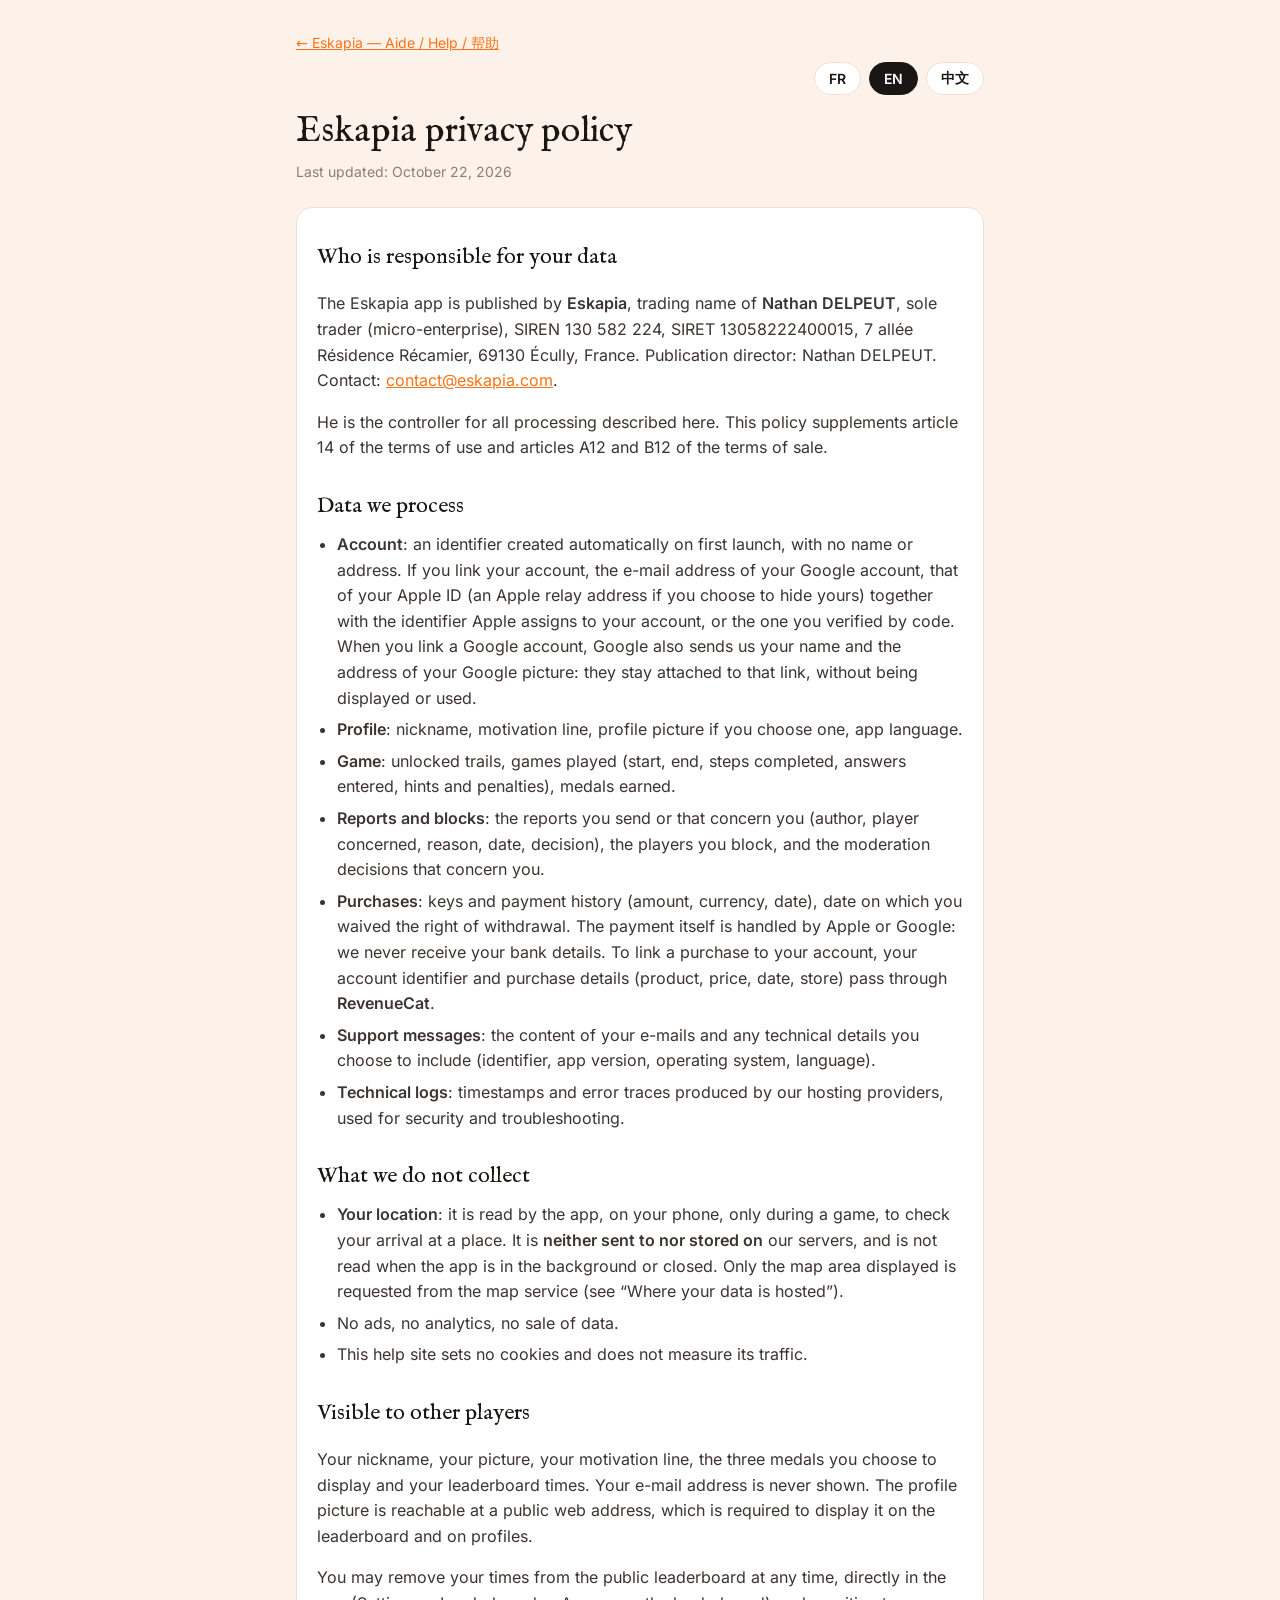
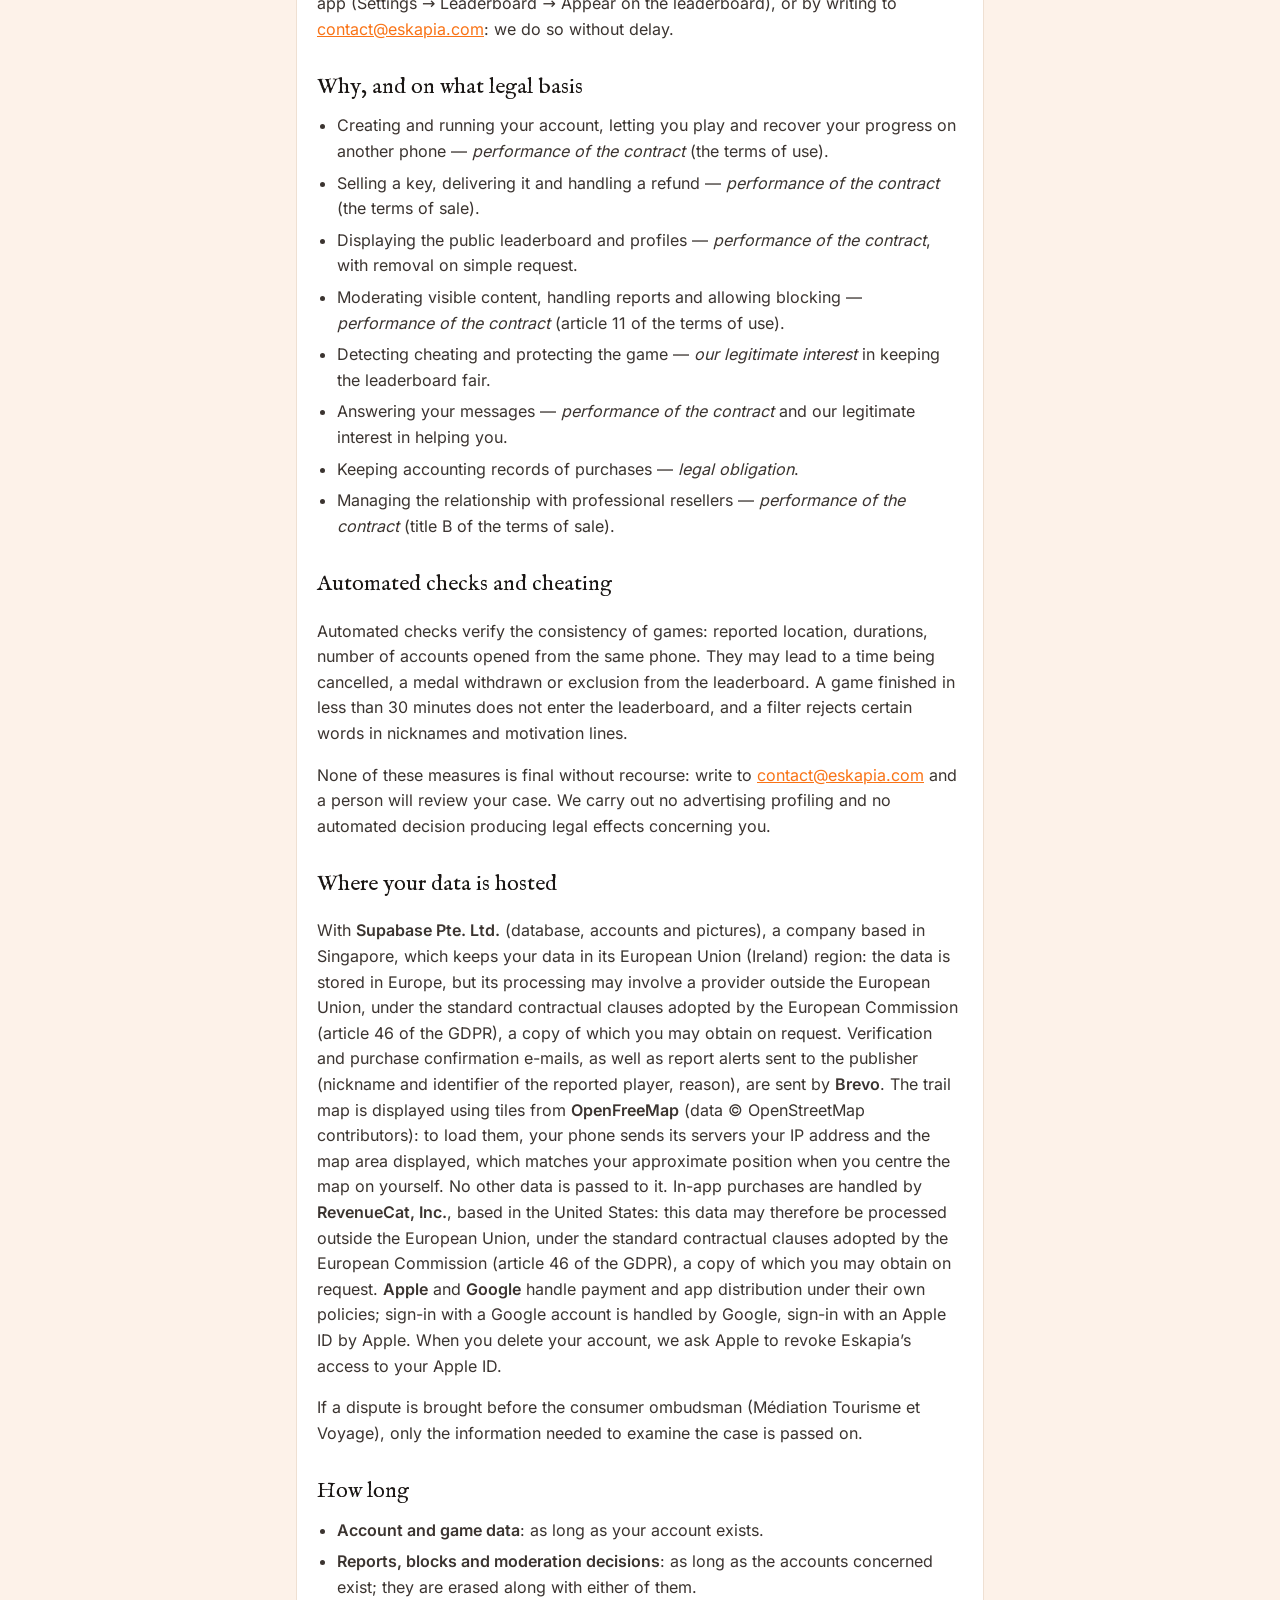
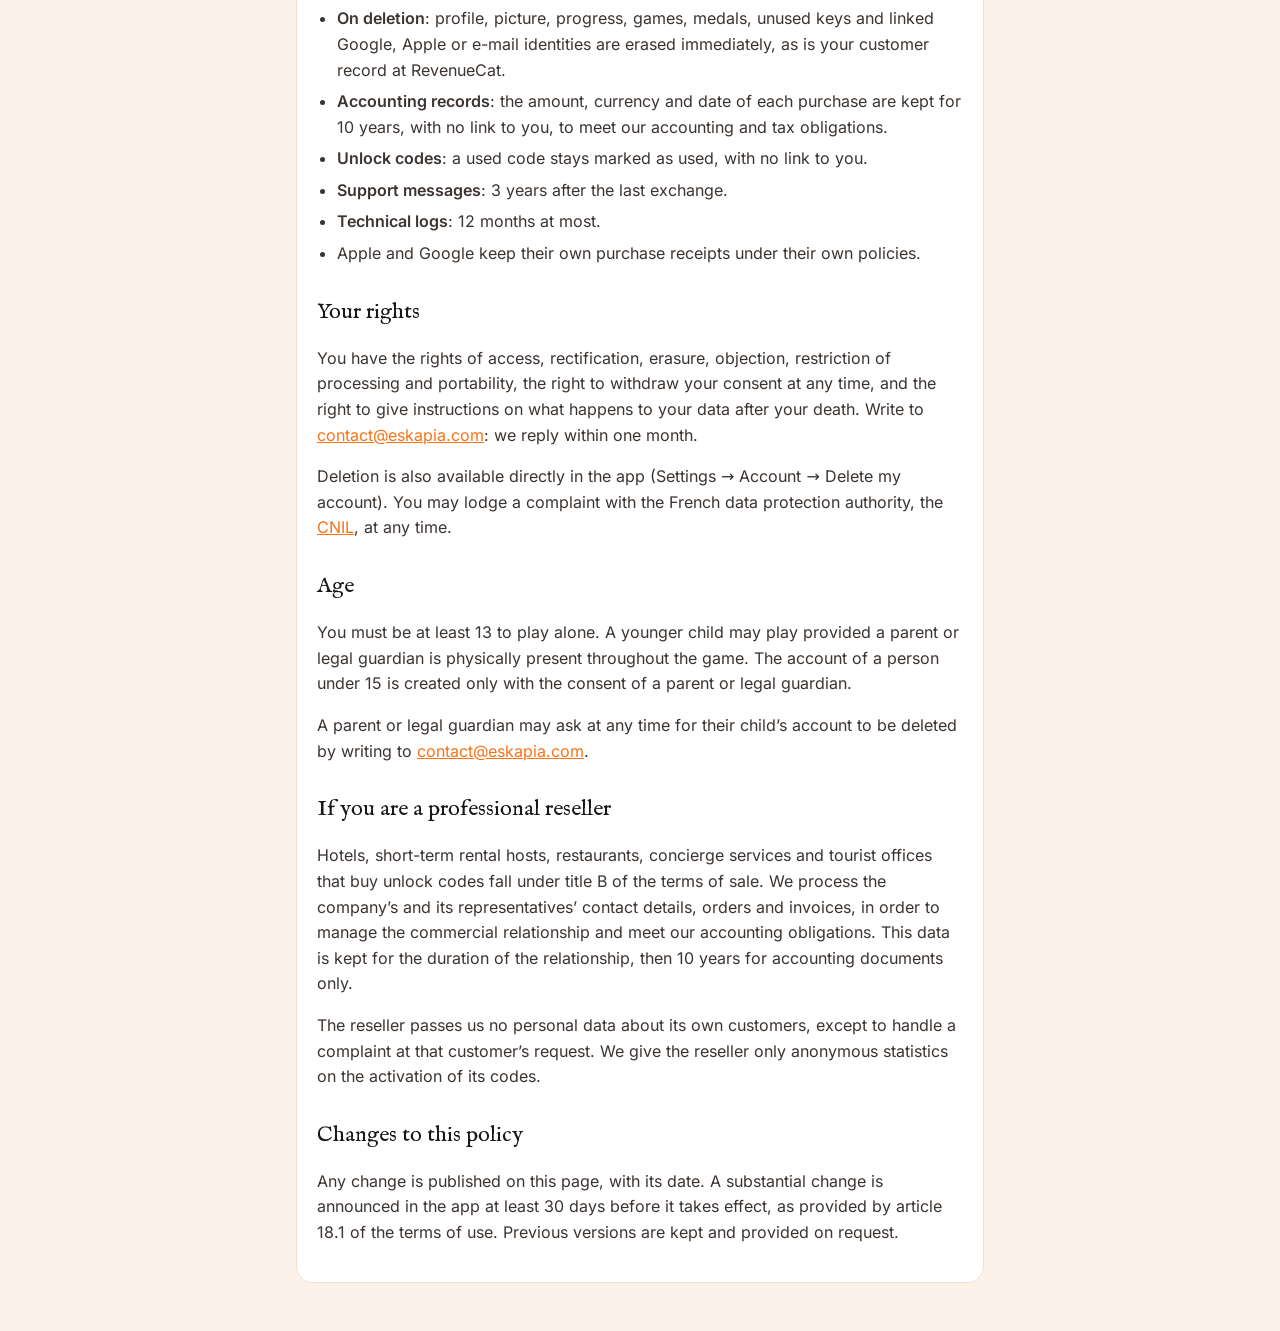
<file: confidentialite.html>
<!doctype html>
<html lang="fr">
<head>
<meta charset="utf-8">
<meta name="viewport" content="width=device-width, initial-scale=1">
<title>Eskapia — Politique de confidentialité</title>
<link rel="stylesheet" href="polices/polices.css">
<style>
  :root {
    --fond: #FDF2E9; --surface: #FFFFFF; --texte: #1A1614; --secondaire: #8A7F77;
    --accent: #F97316; --bordure: #EFE0D2;
  }
  * { box-sizing: border-box; }
  body { margin: 0; background: var(--fond); color: var(--texte);
    font: 16px/1.6 Inter, system-ui, sans-serif; }
  main { max-width: 720px; margin: 0 auto; padding: 32px 16px 48px; }
  h1, h2 { font-family: "IM Fell English", Georgia, serif; font-weight: 400; margin: 0; }
  h1 { font-size: 36px; line-height: 1.15; }
  h2 { font-size: 22px; margin: 28px 0 8px; }
  .retour { margin: 0 0 8px; font-size: 14px; }
  .maj { color: var(--secondaire); margin: 8px 0 0; font-size: 14px; }
  .carte { background: var(--surface); border: 1px solid var(--bordure); border-radius: 16px;
    padding: 4px 20px 20px; margin-top: 24px; }
  p, li { color: #3b3430; }
  ul { padding-left: 20px; margin: 8px 0; }
  li + li { margin-top: 6px; }
  a { color: var(--accent); }
  /* Mentions à remplir avant publication : impossibles à manquer. */
  mark { background: #FDE047; color: #1A1614; padding: 0 4px; border-radius: 4px; }
  .langues { display: flex; gap: 8px; justify-content: flex-end; margin-bottom: 16px; }
  .langues button { font: 600 14px Inter, sans-serif; padding: 6px 14px; border-radius: 999px;
    border: 1px solid var(--bordure); background: var(--surface); color: var(--texte); cursor: pointer; }
  .langues button[aria-pressed="true"] { background: var(--texte); color: #fff; border-color: var(--texte); }
  [data-lang] { display: none; }
  html[lang="fr"] [data-lang="fr"], html[lang="en"] [data-lang="en"], html[lang="zh"] [data-lang="zh"] { display: revert; }
  [lang="zh-Hans"] h1, [lang="zh-Hans"] h2 { font-family: "Noto Serif SC", "Songti SC", "SimSun", serif; }
</style>
</head>
<body>
<main>
  <p class="retour"><a href="index.html">← Eskapia — Aide / Help / 帮助</a></p>
  <div class="langues" role="group" aria-label="Langue / Language">
    <button type="button" data-choix="fr">FR</button>
    <button type="button" data-choix="en">EN</button>
    <button type="button" data-choix="zh">中文</button>
  </div>

  <!-- ===================== FRANÇAIS ===================== -->
  <section data-lang="fr">
    <h1>Politique de confidentialité d’Eskapia</h1>
    <p class="maj">Dernière mise à jour : 22 octobre 2026</p>

    <div class="carte">
      <h2>Qui est responsable de vos données</h2>
      <p>L’application Eskapia est éditée par <strong>Eskapia</strong>, nom commercial de <strong>Nathan DELPEUT</strong>, entrepreneur individuel (micro-entreprise), SIREN 130 582 224, SIRET 13058222400015, 7 allée Résidence Récamier, 69130 Écully, France. Directeur de la publication : Nathan DELPEUT. Contact : <a href="mailto:contact@eskapia.com" target="_blank" rel="noopener">contact@eskapia.com</a>.</p>
      <p>Il est responsable de tous les traitements décrits ici. Cette politique complète l’article 14 des conditions générales d’utilisation et les articles A12 et B12 des conditions générales de vente.</p>

      <h2>Les données que nous traitons</h2>
      <ul>
        <li><strong>Compte</strong> : un identifiant créé automatiquement au premier lancement, sans nom ni adresse. Si vous liez votre compte, l’adresse e-mail de votre compte Google, celle de votre identifiant Apple (une adresse relais d’Apple si vous choisissez de masquer la vôtre) avec l’identifiant qu’Apple attribue à votre compte, ou celle que vous avez vérifiée par code. En liant un compte Google, Google nous transmet aussi votre nom et l’adresse de votre photo Google : ils restent attachés à cette liaison, sans être affichés ni utilisés.</li>
        <li><strong>Profil</strong> : pseudo, phrase de motivation, photo de profil si vous en choisissez une, langue de l’application.</li>
        <li><strong>Jeu</strong> : parcours débloqués, parties (départ, fin, étapes franchies, réponses saisies, indices et pénalités), médailles obtenues.</li>
        <li><strong>Signalements et blocages</strong> : les signalements que vous envoyez ou qui vous visent (auteur, joueur visé, motif, date, décision), les joueurs que vous bloquez, et les décisions de modération qui vous concernent.</li>
        <li><strong>Achats</strong> : clés et historique des paiements (montant, devise, date), date à laquelle vous avez renoncé au droit de rétractation. Le paiement lui-même est traité par Apple ou Google : nous ne recevons jamais vos coordonnées bancaires. Pour relier un achat à votre compte, l’identifiant de votre compte et le détail de vos achats (produit, prix, date, store) passent par <strong>RevenueCat</strong>.</li>
        <li><strong>Messages au support</strong> : le contenu de vos e-mails et les informations techniques que vous choisissez d’y joindre (identifiant, version de l’application, système, langue).</li>
        <li><strong>Journaux techniques</strong> : horodatages et traces d’erreur produits par nos hébergeurs, utilisés pour la sécurité et le dépannage.</li>
      </ul>

      <h2>Ce que nous ne collectons pas</h2>
      <ul>
        <li><strong>Votre position</strong> : elle est lue par l’application, sur votre téléphone, uniquement pendant une partie, pour vérifier votre arrivée sur un lieu. Elle n’est <strong>ni envoyée ni conservée</strong> par nos serveurs, et n’est pas relevée quand l’application est en arrière-plan ou fermée. Seule la zone de carte affichée est demandée au service de cartographie (voir « Où sont hébergées vos données »).</li>
        <li>Aucune publicité, aucun outil de mesure d’audience, aucune revente de données.</li>
        <li>Ce site d’aide ne dépose aucun cookie et ne mesure pas sa fréquentation.</li>
      </ul>

      <h2>Ce qui est visible par les autres joueurs</h2>
      <p>Votre pseudo, votre photo, votre phrase de motivation, les trois médailles que vous mettez en avant et vos temps au classement. Votre adresse e-mail n’est jamais affichée. La photo de profil est accessible par une adresse Internet publique, nécessaire à son affichage dans le classement et sur les profils.</p>
      <p>Vous pouvez retirer à tout moment vos temps du classement public, directement dans l’application (Réglages → Classement → Apparaître au classement), ou en écrivant à <a href="mailto:contact@eskapia.com" target="_blank" rel="noopener">contact@eskapia.com</a> : nous y procédons sans délai.</p>

      <h2>Pourquoi, et sur quelle base légale</h2>
      <ul>
        <li>Créer et faire vivre votre compte, vous laisser jouer et retrouver votre progression sur un autre téléphone — <em>exécution du contrat</em> (les conditions générales d’utilisation).</li>
        <li>Vendre une clé, la livrer et traiter un remboursement — <em>exécution du contrat</em> (les conditions générales de vente).</li>
        <li>Afficher le classement public et les profils — <em>exécution du contrat</em>, avec retrait sur simple demande.</li>
        <li>Modérer les contenus visibles, traiter les signalements et permettre le blocage — <em>exécution du contrat</em> (article 11 des conditions générales d’utilisation).</li>
        <li>Détecter la triche et protéger le jeu — <em>notre intérêt légitime</em> à préserver l’équité du classement.</li>
        <li>Répondre à vos messages — <em>exécution du contrat</em> et notre intérêt légitime à vous assister.</li>
        <li>Conserver les justificatifs comptables des achats — <em>obligation légale</em>.</li>
        <li>Gérer la relation avec les revendeurs professionnels — <em>exécution du contrat</em> (titre B des conditions générales de vente).</li>
      </ul>

      <h2>Contrôles automatiques et triche</h2>
      <p>Des contrôles automatiques vérifient la cohérence des parties : position déclarée, durées, nombre de comptes ouverts depuis un même téléphone. Ils peuvent conduire à annuler un temps, retirer une médaille ou exclure du classement. Une partie terminée en moins de 30 minutes n’entre pas au classement, et un filtre refuse certains mots dans les pseudos et phrases de motivation.</p>
      <p>Aucune de ces mesures n’est définitive sans recours : écrivez à <a href="mailto:contact@eskapia.com" target="_blank" rel="noopener">contact@eskapia.com</a> et une personne réexaminera votre situation. Nous ne pratiquons aucun profilage publicitaire ni aucune décision automatisée produisant d’effet juridique à votre égard.</p>

      <h2>Où sont hébergées vos données</h2>
      <p>Chez <strong>Supabase Pte. Ltd.</strong> (base de données, comptes et photos), société établie à Singapour, qui conserve vos données dans sa région Union européenne (Irlande) : elles sont stockées en Europe, mais leur traitement peut impliquer un prestataire hors de l’Union européenne, dans le cadre des clauses contractuelles types adoptées par la Commission européenne (article 46 du RGPD), dont vous pouvez obtenir une copie sur simple demande. Les e-mails de code de vérification et de confirmation d’achat, ainsi que les alertes de signalement adressées à l’éditeur (pseudo et identifiant du joueur signalé, motif), sont envoyés par <strong>Brevo</strong>. La carte du parcours est affichée à partir des tuiles d’<strong>OpenFreeMap</strong> (données © les contributeurs d’OpenStreetMap) : pour les charger, votre téléphone envoie à ses serveurs votre adresse IP et la zone de carte affichée, qui correspond à votre position approximative quand vous centrez la carte sur vous. Aucune autre donnée ne lui est transmise. Les achats intégrés sont gérés par <strong>RevenueCat, Inc.</strong>, établie aux États-Unis : ces données peuvent donc être traitées hors de l’Union européenne, dans le cadre des clauses contractuelles types adoptées par la Commission européenne (article 46 du RGPD), dont vous pouvez obtenir une copie sur simple demande. <strong>Apple</strong> et <strong>Google</strong> traitent le paiement et la distribution de l’application selon leurs propres politiques ; la connexion par compte Google est assurée par Google, la connexion par identifiant Apple par Apple. À la suppression de votre compte, nous demandons à Apple de révoquer l’accès d’Eskapia à votre identifiant Apple.</p>
      <p>En cas de litige porté devant le médiateur de la consommation (Médiation Tourisme et Voyage), les seuls éléments nécessaires à l’examen du dossier lui sont transmis.</p>

      <h2>Combien de temps</h2>
      <ul>
        <li><strong>Compte et données de jeu</strong> : tant que votre compte existe.</li>
        <li><strong>Signalements, blocages et décisions de modération</strong> : tant que les comptes concernés existent ; ils sont effacés avec l’un ou l’autre.</li>
        <li><strong>À la suppression</strong> : le profil, la photo, la progression, les parties, les médailles, les clés non utilisées et les identités Google, Apple ou e-mail rattachées sont effacés immédiatement, ainsi que votre fiche client chez RevenueCat.</li>
        <li><strong>Justificatifs comptables</strong> : le montant, la devise et la date de chaque achat sont conservés 10 ans, sans lien avec vous, pour satisfaire à nos obligations comptables et fiscales.</li>
        <li><strong>Codes de déblocage</strong> : un code utilisé reste marqué comme utilisé, sans lien avec vous.</li>
        <li><strong>Messages au support</strong> : 3 ans après le dernier échange.</li>
        <li><strong>Journaux techniques</strong> : 12 mois au maximum.</li>
        <li>Apple et Google conservent leurs propres reçus d’achat selon leurs politiques.</li>
      </ul>

      <h2>Vos droits</h2>
      <p>Vous disposez des droits d’accès, de rectification, d’effacement, d’opposition, de limitation du traitement et de portabilité, du droit de retirer votre consentement à tout moment, et du droit de définir des directives relatives au sort de vos données après votre décès. Écrivez à <a href="mailto:contact@eskapia.com" target="_blank" rel="noopener">contact@eskapia.com</a> : nous répondons dans un délai d’un mois.</p>
      <p>La suppression est aussi disponible directement dans l’application (Réglages → Compte → Supprimer mon compte). Vous pouvez à tout moment adresser une réclamation à la <a href="https://www.cnil.fr" target="_blank" rel="noopener">CNIL</a>.</p>

      <h2>Âge</h2>
      <p>Il faut avoir au moins 13 ans pour jouer seul. Un enfant plus jeune peut jouer à condition d’être accompagné physiquement d’un parent ou d’un titulaire de l’autorité parentale pendant toute la partie. Le compte d’une personne de moins de 15 ans n’est créé qu’avec l’accord d’un titulaire de l’autorité parentale.</p>
      <p>Un parent ou titulaire de l’autorité parentale peut demander à tout moment la suppression du compte de son enfant en écrivant à <a href="mailto:contact@eskapia.com" target="_blank" rel="noopener">contact@eskapia.com</a>.</p>

      <h2>Si vous êtes un revendeur professionnel</h2>
      <p>Les hôtels, loueurs de meublés et hôtes Airbnb, restaurants, conciergeries et offices de tourisme qui achètent des codes de déblocage relèvent du titre B des conditions générales de vente. Nous traitons les coordonnées de l’entreprise et de ses représentants, les commandes et les factures, pour gérer la relation commerciale et satisfaire à nos obligations comptables. Ces données sont conservées pendant la relation, puis 10 ans pour les seules pièces comptables.</p>
      <p>Le revendeur ne nous transmet aucune donnée personnelle de ses propres clients, sauf pour traiter une réclamation à la demande du client concerné. Nous ne lui communiquons que des statistiques anonymes d’activation de ses codes.</p>

      <h2>Modifications de cette politique</h2>
      <p>Toute modification est publiée sur cette page, avec sa date. Une modification substantielle est annoncée dans l’application au moins 30 jours avant son entrée en vigueur, comme le prévoit l’article 18.1 des conditions générales d’utilisation. Les versions précédentes sont conservées et communiquées sur simple demande.</p>
    </div>
  </section>

  <!-- ===================== ENGLISH ===================== -->
  <section data-lang="en">
    <h1>Eskapia privacy policy</h1>
    <p class="maj">Last updated: October 22, 2026</p>

    <div class="carte">
      <h2>Who is responsible for your data</h2>
      <p>The Eskapia app is published by <strong>Eskapia</strong>, trading name of <strong>Nathan DELPEUT</strong>, sole trader (micro-enterprise), SIREN 130 582 224, SIRET 13058222400015, 7 allée Résidence Récamier, 69130 Écully, France. Publication director: Nathan DELPEUT. Contact: <a href="mailto:contact@eskapia.com" target="_blank" rel="noopener">contact@eskapia.com</a>.</p>
      <p>He is the controller for all processing described here. This policy supplements article 14 of the terms of use and articles A12 and B12 of the terms of sale.</p>

      <h2>Data we process</h2>
      <ul>
        <li><strong>Account</strong>: an identifier created automatically on first launch, with no name or address. If you link your account, the e-mail address of your Google account, that of your Apple ID (an Apple relay address if you choose to hide yours) together with the identifier Apple assigns to your account, or the one you verified by code. When you link a Google account, Google also sends us your name and the address of your Google picture: they stay attached to that link, without being displayed or used.</li>
        <li><strong>Profile</strong>: nickname, motivation line, profile picture if you choose one, app language.</li>
        <li><strong>Game</strong>: unlocked trails, games played (start, end, steps completed, answers entered, hints and penalties), medals earned.</li>
        <li><strong>Reports and blocks</strong>: the reports you send or that concern you (author, player concerned, reason, date, decision), the players you block, and the moderation decisions that concern you.</li>
        <li><strong>Purchases</strong>: keys and payment history (amount, currency, date), date on which you waived the right of withdrawal. The payment itself is handled by Apple or Google: we never receive your bank details. To link a purchase to your account, your account identifier and purchase details (product, price, date, store) pass through <strong>RevenueCat</strong>.</li>
        <li><strong>Support messages</strong>: the content of your e-mails and any technical details you choose to include (identifier, app version, operating system, language).</li>
        <li><strong>Technical logs</strong>: timestamps and error traces produced by our hosting providers, used for security and troubleshooting.</li>
      </ul>

      <h2>What we do not collect</h2>
      <ul>
        <li><strong>Your location</strong>: it is read by the app, on your phone, only during a game, to check your arrival at a place. It is <strong>neither sent to nor stored on</strong> our servers, and is not read when the app is in the background or closed. Only the map area displayed is requested from the map service (see “Where your data is hosted”).</li>
        <li>No ads, no analytics, no sale of data.</li>
        <li>This help site sets no cookies and does not measure its traffic.</li>
      </ul>

      <h2>Visible to other players</h2>
      <p>Your nickname, your picture, your motivation line, the three medals you choose to display and your leaderboard times. Your e-mail address is never shown. The profile picture is reachable at a public web address, which is required to display it on the leaderboard and on profiles.</p>
      <p>You may remove your times from the public leaderboard at any time, directly in the app (Settings → Leaderboard → Appear on the leaderboard), or by writing to <a href="mailto:contact@eskapia.com" target="_blank" rel="noopener">contact@eskapia.com</a>: we do so without delay.</p>

      <h2>Why, and on what legal basis</h2>
      <ul>
        <li>Creating and running your account, letting you play and recover your progress on another phone — <em>performance of the contract</em> (the terms of use).</li>
        <li>Selling a key, delivering it and handling a refund — <em>performance of the contract</em> (the terms of sale).</li>
        <li>Displaying the public leaderboard and profiles — <em>performance of the contract</em>, with removal on simple request.</li>
        <li>Moderating visible content, handling reports and allowing blocking — <em>performance of the contract</em> (article 11 of the terms of use).</li>
        <li>Detecting cheating and protecting the game — <em>our legitimate interest</em> in keeping the leaderboard fair.</li>
        <li>Answering your messages — <em>performance of the contract</em> and our legitimate interest in helping you.</li>
        <li>Keeping accounting records of purchases — <em>legal obligation</em>.</li>
        <li>Managing the relationship with professional resellers — <em>performance of the contract</em> (title B of the terms of sale).</li>
      </ul>

      <h2>Automated checks and cheating</h2>
      <p>Automated checks verify the consistency of games: reported location, durations, number of accounts opened from the same phone. They may lead to a time being cancelled, a medal withdrawn or exclusion from the leaderboard. A game finished in less than 30 minutes does not enter the leaderboard, and a filter rejects certain words in nicknames and motivation lines.</p>
      <p>None of these measures is final without recourse: write to <a href="mailto:contact@eskapia.com" target="_blank" rel="noopener">contact@eskapia.com</a> and a person will review your case. We carry out no advertising profiling and no automated decision producing legal effects concerning you.</p>

      <h2>Where your data is hosted</h2>
      <p>With <strong>Supabase Pte. Ltd.</strong> (database, accounts and pictures), a company based in Singapore, which keeps your data in its European Union (Ireland) region: the data is stored in Europe, but its processing may involve a provider outside the European Union, under the standard contractual clauses adopted by the European Commission (article 46 of the GDPR), a copy of which you may obtain on request. Verification and purchase confirmation e-mails, as well as report alerts sent to the publisher (nickname and identifier of the reported player, reason), are sent by <strong>Brevo</strong>. The trail map is displayed using tiles from <strong>OpenFreeMap</strong> (data © OpenStreetMap contributors): to load them, your phone sends its servers your IP address and the map area displayed, which matches your approximate position when you centre the map on yourself. No other data is passed to it. In-app purchases are handled by <strong>RevenueCat, Inc.</strong>, based in the United States: this data may therefore be processed outside the European Union, under the standard contractual clauses adopted by the European Commission (article 46 of the GDPR), a copy of which you may obtain on request. <strong>Apple</strong> and <strong>Google</strong> handle payment and app distribution under their own policies; sign-in with a Google account is handled by Google, sign-in with an Apple ID by Apple. When you delete your account, we ask Apple to revoke Eskapia’s access to your Apple ID.</p>
      <p>If a dispute is brought before the consumer ombudsman (Médiation Tourisme et Voyage), only the information needed to examine the case is passed on.</p>

      <h2>How long</h2>
      <ul>
        <li><strong>Account and game data</strong>: as long as your account exists.</li>
        <li><strong>Reports, blocks and moderation decisions</strong>: as long as the accounts concerned exist; they are erased along with either of them.</li>
        <li><strong>On deletion</strong>: profile, picture, progress, games, medals, unused keys and linked Google, Apple or e-mail identities are erased immediately, as is your customer record at RevenueCat.</li>
        <li><strong>Accounting records</strong>: the amount, currency and date of each purchase are kept for 10 years, with no link to you, to meet our accounting and tax obligations.</li>
        <li><strong>Unlock codes</strong>: a used code stays marked as used, with no link to you.</li>
        <li><strong>Support messages</strong>: 3 years after the last exchange.</li>
        <li><strong>Technical logs</strong>: 12 months at most.</li>
        <li>Apple and Google keep their own purchase receipts under their own policies.</li>
      </ul>

      <h2>Your rights</h2>
      <p>You have the rights of access, rectification, erasure, objection, restriction of processing and portability, the right to withdraw your consent at any time, and the right to give instructions on what happens to your data after your death. Write to <a href="mailto:contact@eskapia.com" target="_blank" rel="noopener">contact@eskapia.com</a>: we reply within one month.</p>
      <p>Deletion is also available directly in the app (Settings → Account → Delete my account). You may lodge a complaint with the French data protection authority, the <a href="https://www.cnil.fr" target="_blank" rel="noopener">CNIL</a>, at any time.</p>

      <h2>Age</h2>
      <p>You must be at least 13 to play alone. A younger child may play provided a parent or legal guardian is physically present throughout the game. The account of a person under 15 is created only with the consent of a parent or legal guardian.</p>
      <p>A parent or legal guardian may ask at any time for their child’s account to be deleted by writing to <a href="mailto:contact@eskapia.com" target="_blank" rel="noopener">contact@eskapia.com</a>.</p>

      <h2>If you are a professional reseller</h2>
      <p>Hotels, short-term rental hosts, restaurants, concierge services and tourist offices that buy unlock codes fall under title B of the terms of sale. We process the company’s and its representatives’ contact details, orders and invoices, in order to manage the commercial relationship and meet our accounting obligations. This data is kept for the duration of the relationship, then 10 years for accounting documents only.</p>
      <p>The reseller passes us no personal data about its own customers, except to handle a complaint at that customer’s request. We give the reseller only anonymous statistics on the activation of its codes.</p>

      <h2>Changes to this policy</h2>
      <p>Any change is published on this page, with its date. A substantial change is announced in the app at least 30 days before it takes effect, as provided by article 18.1 of the terms of use. Previous versions are kept and provided on request.</p>
    </div>
  </section>

  <!-- ===================== 中文 ===================== -->
  <section data-lang="zh" lang="zh-Hans">
    <h1>Eskapia 隐私政策</h1>
    <p class="maj">最后更新：2026 年 10 月 22 日</p>

    <div class="carte">
      <h2>谁对你的数据负责</h2>
      <p>Eskapia 应用由 <strong>Eskapia</strong>（<strong>Nathan DELPEUT</strong> 的商号，个体工商户／微型企业）发行，SIREN 130 582 224，SIRET 13058222400015，地址：7 allée Résidence Récamier, 69130 Écully, France。出版负责人：Nathan DELPEUT。联系方式：<a href="mailto:contact@eskapia.com" target="_blank" rel="noopener">contact@eskapia.com</a>。</p>
      <p>他是本政策所述全部处理活动的控制者。本政策是《使用条款》第 14 条以及《销售条款》第 A12 条和第 B12 条的补充。</p>

      <h2>我们处理的数据</h2>
      <ul>
        <li><strong>账户</strong>：首次启动时自动创建的标识符，不含姓名或地址。若你关联账户，则包括你的 Google 账户邮箱、你的 Apple ID 邮箱（若你选择隐藏邮箱，则为 Apple 的中转地址）及 Apple 为你的账户分配的标识符，或你通过验证码确认的邮箱。关联 Google 账户时，Google 还会向我们发送你的姓名及 Google 头像地址：这些信息仅附属于该关联，不会被显示或使用。</li>
        <li><strong>个人资料</strong>：昵称、个性签名、你选择的头像（如有）、应用语言。</li>
        <li><strong>游戏</strong>：已解锁的路线、游戏记录（开始、结束、已完成的站点、填写的答案、提示与罚时）、已获得的勋章。</li>
        <li><strong>举报与屏蔽</strong>：你发出的或针对你的举报（举报人、被举报玩家、理由、日期、处理结果）、你屏蔽的玩家，以及与你相关的内容管理决定。</li>
        <li><strong>购买</strong>：钥匙与付款记录（金额、币种、日期）、你放弃撤回权的日期。付款本身由 Apple 或 Google 处理：我们从不接收你的银行信息。为将购买与你的账户关联，你的账户标识符及购买明细（商品、价格、日期、商店）会经由 <strong>RevenueCat</strong>。</li>
        <li><strong>客服消息</strong>：你的邮件内容，以及你选择附上的技术信息（标识符、应用版本、系统、语言）。</li>
        <li><strong>技术日志</strong>：由我们的托管服务商生成的时间戳与错误记录，用于安全与故障排查。</li>
      </ul>

      <h2>我们不收集的数据</h2>
      <ul>
        <li><strong>你的位置</strong>：仅在游戏过程中由应用在你的手机本地读取，用于确认你是否抵达地点。位置<strong>不会发送至也不会存储于</strong>我们的服务器，应用在后台或关闭时不会读取。地图服务只会收到所显示的地图区域（见“数据存储在哪里”）。</li>
        <li>没有广告，没有流量分析工具，不出售数据。</li>
        <li>本帮助网站不设置任何 Cookie，也不统计访问量。</li>
      </ul>

      <h2>其他玩家可以看到的内容</h2>
      <p>你的昵称、头像、个性签名、你选择展示的三枚勋章，以及你在排行榜上的用时。你的邮箱地址从不展示。头像可通过公开网址访问，这是在排行榜和个人资料中显示头像所必需的。</p>
      <p>你可随时将你的成绩从公开排行榜中移除：直接在应用中操作（设置 → 排行榜 → 显示在排行榜上），或写信至 <a href="mailto:contact@eskapia.com" target="_blank" rel="noopener">contact@eskapia.com</a>：我们会立即处理。</p>

      <h2>我们为什么使用这些数据，法律依据是什么</h2>
      <ul>
        <li>创建并维护你的账户，让你游戏并在其他手机上找回进度 —— <em>履行合同</em>（《使用条款》）。</li>
        <li>销售钥匙、交付钥匙并处理退款 —— <em>履行合同</em>（《销售条款》）。</li>
        <li>显示公开排行榜与个人资料 —— <em>履行合同</em>，并可应要求移除。</li>
        <li>管理可见内容、处理举报并提供屏蔽功能 —— <em>履行合同</em>（使用条款第 11 条）。</li>
        <li>识别作弊并保护游戏 —— <em>我们的正当利益</em>，以维护排行榜的公平。</li>
        <li>回复你的消息 —— <em>履行合同</em>，以及我们协助你的正当利益。</li>
        <li>保存购买的会计凭证 —— <em>法律义务</em>。</li>
        <li>管理与专业经销商的关系 —— <em>履行合同</em>（《销售条款》第 B 部分）。</li>
      </ul>

      <h2>自动检查与作弊</h2>
      <p>自动检查会核验游戏数据的一致性：上报的位置、时长、同一手机上开设的账户数量。这些检查可能导致成绩作废、勋章被收回或被排除出排行榜。用时少于 30 分钟的对局不计入排行榜，过滤器还会拒绝昵称与座右铭中的某些词语。</p>
      <p>上述措施均非不可申诉：请写信至 <a href="mailto:contact@eskapia.com" target="_blank" rel="noopener">contact@eskapia.com</a>，将由人工复核你的情况。我们不进行广告画像，也不作出对你产生法律效果的自动化决定。</p>

      <h2>数据存储在哪里</h2>
      <p>存储于 <strong>Supabase Pte. Ltd.</strong>（数据库、账户和头像），该公司位于新加坡，数据保存在其欧盟（爱尔兰）区域：数据存储在欧洲，但处理过程可能涉及欧盟以外的服务商，并受欧盟委员会通过的标准合同条款（GDPR 第 46 条）约束；你可应要求获取其副本。验证码邮件、购买确认邮件以及发送给发行方的举报提醒（被举报玩家的昵称与标识符、举报理由）由 <strong>Brevo</strong> 发送。路线地图使用 <strong>OpenFreeMap</strong> 的地图瓦片显示（数据 © OpenStreetMap 贡献者）：为加载这些瓦片，你的手机会向其服务器发送你的 IP 地址以及所显示的地图区域；当你将地图以自己为中心时，该区域即对应你的大致位置。除此之外不会向其传送任何其他数据。应用内购买由位于美国的 <strong>RevenueCat, Inc.</strong> 处理：因此这些数据可能在欧盟以外处理，并受欧盟委员会通过的标准合同条款（GDPR 第 46 条）约束；你可应要求获取其副本。<strong>Apple</strong> 与 <strong>Google</strong> 依其自身政策处理付款与应用分发；Google 账户登录由 Google 提供，Apple ID 登录由 Apple 提供。删除账户时，我们会请求 Apple 撤销 Eskapia 对你的 Apple ID 的访问权限。</p>
      <p>如争议提交消费调解机构（Médiation Tourisme et Voyage），我们仅向其提供审查该案件所必需的信息。</p>

      <h2>保存多久</h2>
      <ul>
        <li><strong>账户与游戏数据</strong>：在你的账户存续期间。</li>
        <li><strong>举报、屏蔽与内容管理决定</strong>：在相关账户存续期间保存；任一账户删除时一并删除。</li>
        <li><strong>删除时</strong>：个人资料、头像、进度、游戏记录、勋章、未使用的钥匙，以及关联的 Google、Apple 或邮箱身份将立即删除，你在 RevenueCat 的客户记录亦同时删除。</li>
        <li><strong>会计凭证</strong>：每笔购买的金额、币种与日期保存 10 年，且与你无关联，以履行我们的会计与税务义务。</li>
        <li><strong>解锁码</strong>：已使用的码保持为「已使用」状态，且与你无关联。</li>
        <li><strong>客服消息</strong>：自最后一次往来起 3 年。</li>
        <li><strong>技术日志</strong>：最长 12 个月。</li>
        <li>Apple 与 Google 依其自身政策保存各自的购买凭证。</li>
      </ul>

      <h2>你的权利</h2>
      <p>你享有访问、更正、删除、反对、限制处理与可携带的权利，有权随时撤回同意，并有权就你身故后数据的处置作出指示。请写信至 <a href="mailto:contact@eskapia.com" target="_blank" rel="noopener">contact@eskapia.com</a>：我们将在一个月内回复。</p>
      <p>你也可直接在应用内删除账户（设置 → 账户 → 删除我的账户）。你可随时向法国数据保护机构 <a href="https://www.cnil.fr" target="_blank" rel="noopener">CNIL</a> 投诉。</p>

      <h2>年龄</h2>
      <p>独自游戏需年满 13 周岁。年龄更小的儿童可以游戏，但须由父母或监护人在整个游戏过程中陪同。未满 15 周岁者的账户须经父母或监护人同意方可创建。</p>
      <p>父母或监护人可随时写信至 <a href="mailto:contact@eskapia.com" target="_blank" rel="noopener">contact@eskapia.com</a> 要求删除其子女的账户。</p>

      <h2>如果你是专业经销商</h2>
      <p>购买解锁码的酒店、短租房东与 Airbnb 房东、餐厅、礼宾服务与旅游局适用《销售条款》第 B 部分。我们处理该企业及其代表的联系方式、订单与发票，用于管理商业关系并履行会计义务。这些数据在关系存续期间保存，其后仅会计凭证再保存 10 年。</p>
      <p>经销商不会向我们提供其自身客户的个人数据，除非应该客户的要求处理投诉。我们仅向经销商提供其解锁码激活情况的匿名统计。</p>

      <h2>本政策的变更</h2>
      <p>任何变更都会连同日期发布于本页面。重大变更将按《使用条款》第 18.1 条的规定，在生效前至少 30 天于应用内公告。历史版本予以保存，并可应要求提供。</p>
    </div>
  </section>
</main>
<script>
  (function () {
    var racine = document.documentElement;
    function choisir(langue) {
      racine.lang = langue;
      document.querySelectorAll('[data-choix]').forEach(function (b) {
        b.setAttribute('aria-pressed', String(b.getAttribute('data-choix') === langue));
      });
    }
    document.querySelectorAll('[data-choix]').forEach(function (b) {
      b.addEventListener('click', function () { choisir(b.getAttribute('data-choix')); });
    });
    var nav = (navigator.language || 'fr').toLowerCase();
    choisir(nav.indexOf('fr') === 0 ? 'fr' : nav.indexOf('zh') === 0 ? 'zh' : 'en');
  })();
</script>
</body>
</html>
</file>
<file: polices/polices.css>
/* Polices hébergées sur le site (étape A5 de README-audit.md) : plus aucun
   appel à Google Fonts, donc aucune adresse IP de visiteur transmise à Google.
   Fichiers de @fontsource 5.3.0, licence SIL OFL 1.1 (OFL-*.txt). */
@font-face {
  font-family: "IM Fell English";
  font-style: normal;
  font-weight: 400;
  font-display: swap;
  src: url(im-fell-english-latin-400-normal.woff2) format("woff2");
}
@font-face {
  font-family: "Inter";
  font-style: normal;
  font-weight: 400;
  font-display: swap;
  src: url(inter-latin-ext-400-normal.woff2) format("woff2");
  unicode-range: U+0100-02BA, U+02BD-02C5, U+02C7-02CC, U+02CE-02D7, U+02DD-02FF, U+0304, U+0308, U+0329, U+1D00-1DBF, U+1E00-1E9F, U+1EF2-1EFF, U+2020, U+20A0-20AB, U+20AD-20C0, U+2113, U+2C60-2C7F, U+A720-A7FF;
}
@font-face {
  font-family: "Inter";
  font-style: normal;
  font-weight: 400;
  font-display: swap;
  src: url(inter-latin-400-normal.woff2) format("woff2");
  unicode-range: U+0000-00FF, U+0131, U+0152-0153, U+02BB-02BC, U+02C6, U+02DA, U+02DC, U+0304, U+0308, U+0329, U+2000-206F, U+20AC, U+2122, U+2191, U+2193, U+2212, U+2215, U+FEFF, U+FFFD;
}
@font-face {
  font-family: "Inter";
  font-style: normal;
  font-weight: 600;
  font-display: swap;
  src: url(inter-latin-ext-600-normal.woff2) format("woff2");
  unicode-range: U+0100-02BA, U+02BD-02C5, U+02C7-02CC, U+02CE-02D7, U+02DD-02FF, U+0304, U+0308, U+0329, U+1D00-1DBF, U+1E00-1E9F, U+1EF2-1EFF, U+2020, U+20A0-20AB, U+20AD-20C0, U+2113, U+2C60-2C7F, U+A720-A7FF;
}
@font-face {
  font-family: "Inter";
  font-style: normal;
  font-weight: 600;
  font-display: swap;
  src: url(inter-latin-600-normal.woff2) format("woff2");
  unicode-range: U+0000-00FF, U+0131, U+0152-0153, U+02BB-02BC, U+02C6, U+02DA, U+02DC, U+0304, U+0308, U+0329, U+2000-206F, U+20AC, U+2122, U+2191, U+2193, U+2212, U+2215, U+FEFF, U+FFFD;
}
</file>
